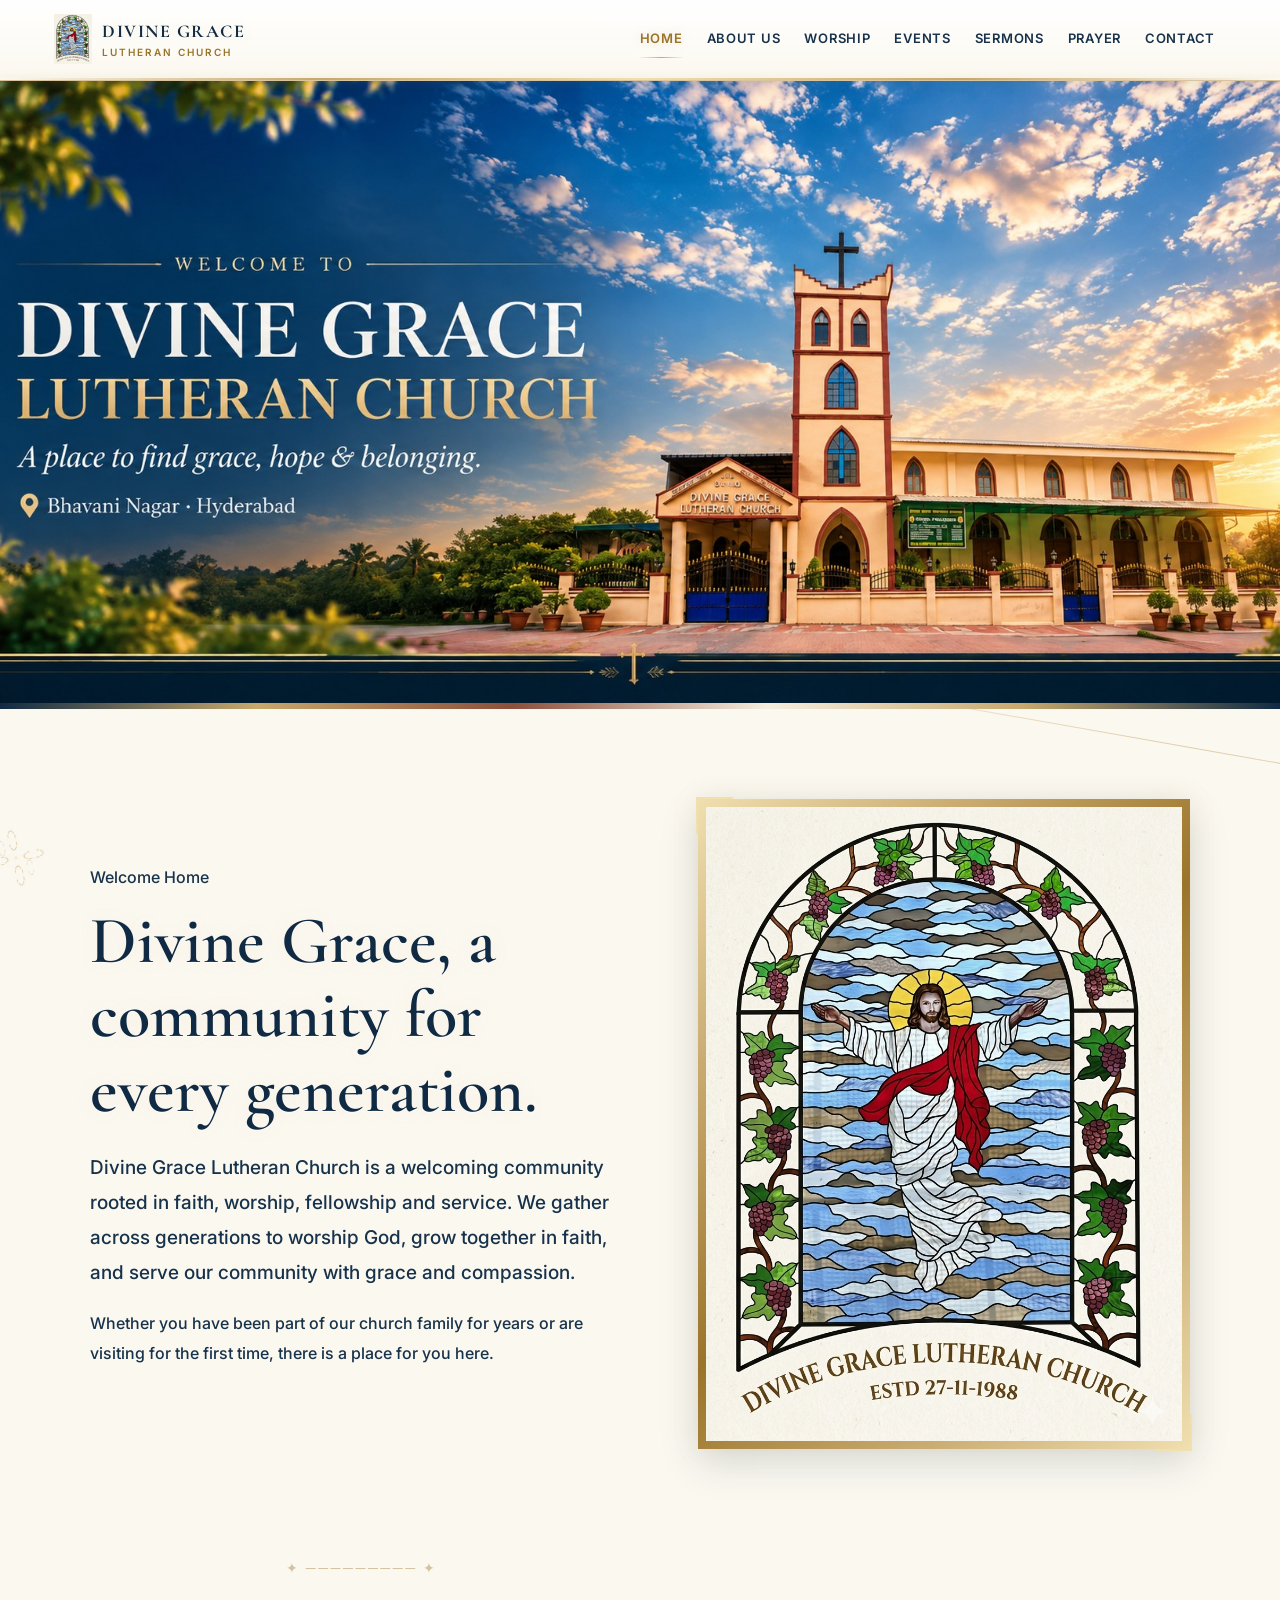
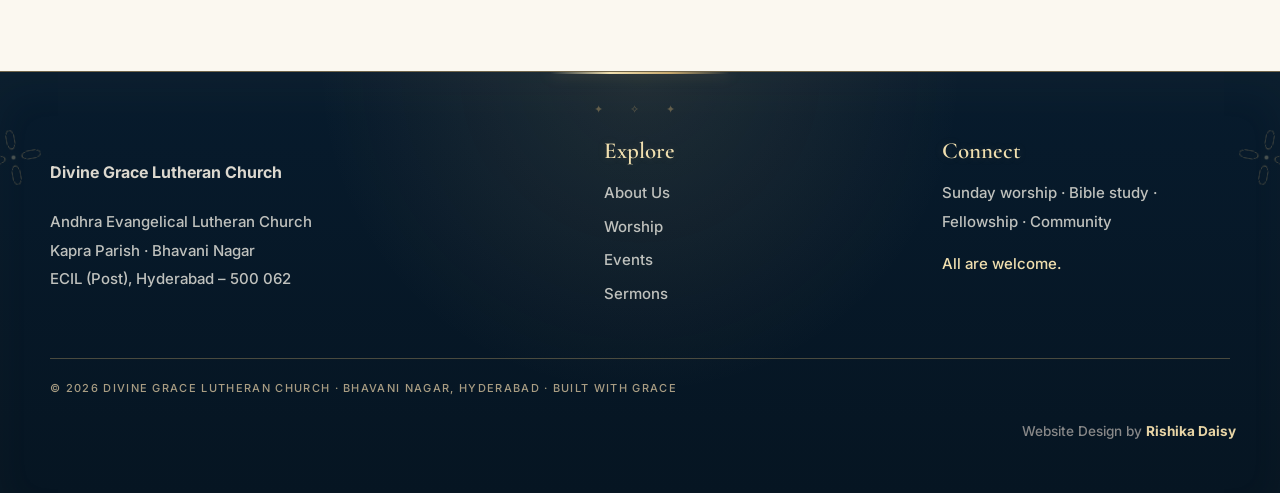
<file: index.html>
<!doctype html>
<html lang="en">

<head>
  <meta charset="utf-8">
  <meta name="viewport" content="width=device-width, initial-scale=1">

  <title>Divine Grace Lutheran Church</title>

  <link rel="stylesheet" href="styles.css">
</head>

<body>

  <!-- HEADER -->

  <header class="site-header">

    <nav class="nav">

      <a class="brand" href="index.html">

        <div class="brand-mark">
          <img src="churchlogo.jpg" alt="Divine Grace Lutheran Church Logo">
        </div>

        <div class="brand-name">
          <strong><B>DIVINE GRACE</B></strong>
          <span>LUTHERAN CHURCH</span>
        </div>

      </a>


      <div class="navlinks">

        <a href="index.html">Home</a>
        <a href="about.html">About Us</a>
        <a href="worship.html">Worship</a>
        <a href="events.html">Events</a>
        <a href="sermons.html">Sermons</a>
        <a href="prayer.html">Prayer</a>
        <a href="contact.html">Contact</a>

      </div>

    </nav>

  </header>


  <!-- MAIN CONTENT -->

  <main>


<style>
    #slideshow {
        width: 100%;
        overflow: hidden;
    }

    #slideshow .slide {
        display: none;
    }

    #slideshow .slide.active {
        display: block;
    }

    #slideshow .slide img {
        display: block;
        max-width: 100%;
        height: auto;
    }
</style>

<section id="slideshow">
    <div class="slide-wrapper">
        <div class="slide active">
            <img src="img1.jpg" alt="Image 1">
        </div>

        <div class="slide">
            <img src="img2.jpg" alt="Image 2">
        </div>
      <div class="slide">
            <img src="img3.jpg" alt="Image 3">
        </div>
        <div class="slide">
            <img src="img4.jpg" alt="Image 4">
        </div>
    </div>
</section>

<script>
    document.addEventListener("DOMContentLoaded", function () {
        const slides = document.querySelectorAll("#slideshow .slide");
        let currentSlide = 0;

        function showNextSlide() {
            slides[currentSlide].classList.remove("active");

            currentSlide = (currentSlide + 1) % slides.length;

            slides[currentSlide].classList.add("active");
        }

        setInterval(showNextSlide, 3000);
    });
</script>

    </section>

    <script>
        let currentSlide = 0;

        const slides = document.querySelectorAll(".slide");

        function showSlide(index) {
            slides.forEach(slide => {
                slide.classList.remove("active");
            });

            slides[index].classList.add("active");
        }

        function slideRight() {
            currentSlide = (currentSlide + 1) % slides.length;
            showSlide(currentSlide);
        }

        function slideLeft() {
            currentSlide =
                (currentSlide - 1 + slides.length) % slides.length;
            showSlide(currentSlide);
        }

        // Automatically change images every 3 seconds
        setInterval(slideRight, 3000);
    </script>

</body>
</html>


    <!-- DECORATIVE BAND -->

    <div class="band"></div>


    <!-- WELCOME SECTION -->

    <section class="section welcome">

      <div class="section-inner split">

        <div>

          <div class="eyebrow">
            Welcome Home
          </div>

          <h2>
            Divine Grace, a community for every generation.
          </h2>

          <p class="lead">
            Divine Grace Lutheran Church is a welcoming community
            rooted in faith, worship, fellowship and service.
            We gather across generations to worship God, grow
            together in faith, and serve our community with grace
            and compassion.
          </p>

          <p>
            Whether you have been part of our church family for
            years or are visiting for the first time, there is a
            place for you here.
          </p>

        </div>


        <div class="photo-frame">

          <img
            src="churchlogo.jpg"
            alt="Divine Grace Lutheran Church"
          >

        </div>

      </div>

    </section>


    <!-- FOOTER -->

    <footer>

      <div class="footer-grid">

        <div>
          <h4>Divine Grace Lutheran Church</h4>
          <p>
            Andhra Evangelical Lutheran Church<br>
            Kapra Parish · Bhavani Nagar<br>
            ECIL (Post), Hyderabad – 500 062
          </p>
        </div>

        <div>
          <h3>Explore</h3>
          <ul>
            <li><a href="about.html">About Us</a></li>
            <li><a href="worship.html">Worship</a></li>
            <li><a href="events.html">Events</a></li>
            <li><a href="sermons.html">Sermons</a></li>
          </ul>
        </div>

        <div>
          <h3>Connect</h3>
          <p>
            Sunday worship · Bible study · Fellowship · Community
          </p>

          <p class="footer-welcome">
            All are welcome.
          </p>
        </div>

      </div>

      <div class="copyright">
        © 2026 Divine Grace Lutheran Church · Bhavani Nagar, Hyderabad · Built with grace
      </div>
       <div class="designer-credit-right">
  Website Design by <a>Rishika Daisy</a>
</div>
    </footer>

  </main>


  <script src="site.js"></script>

</body>

</html>
</file>
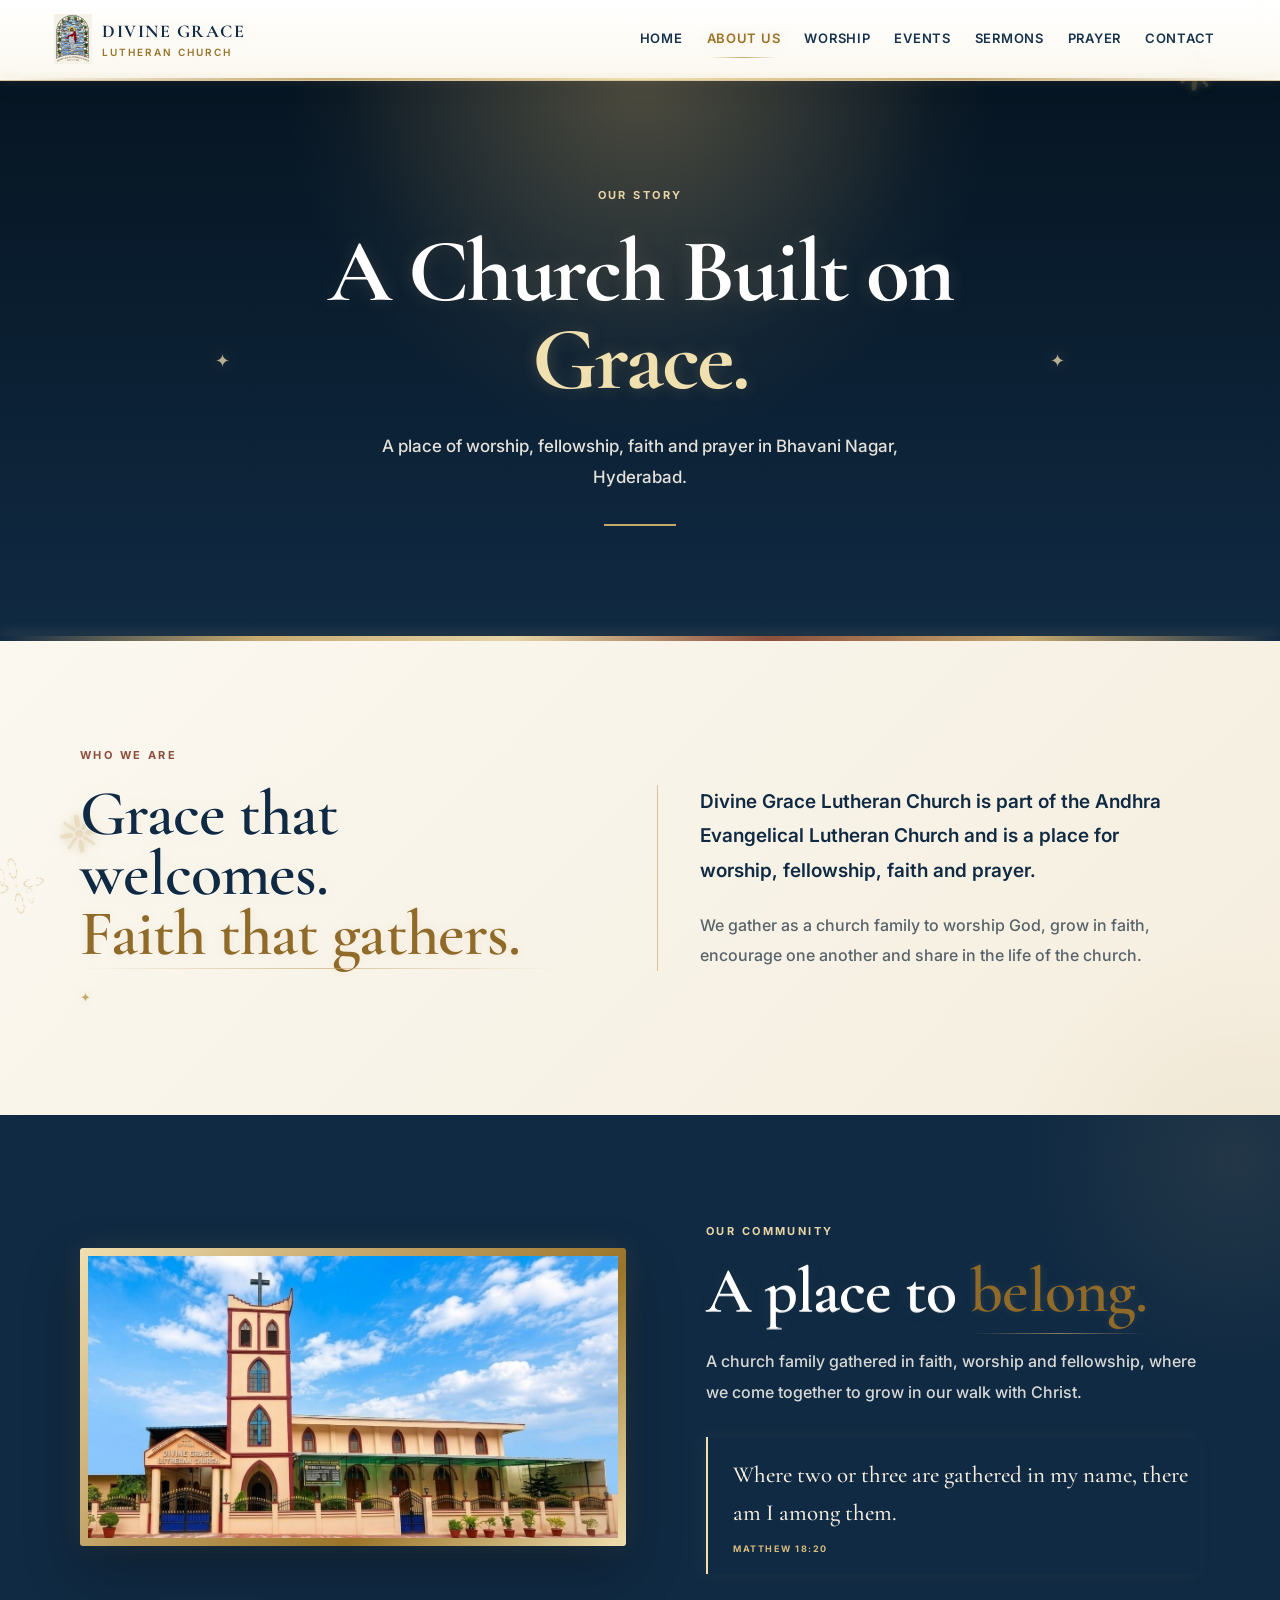
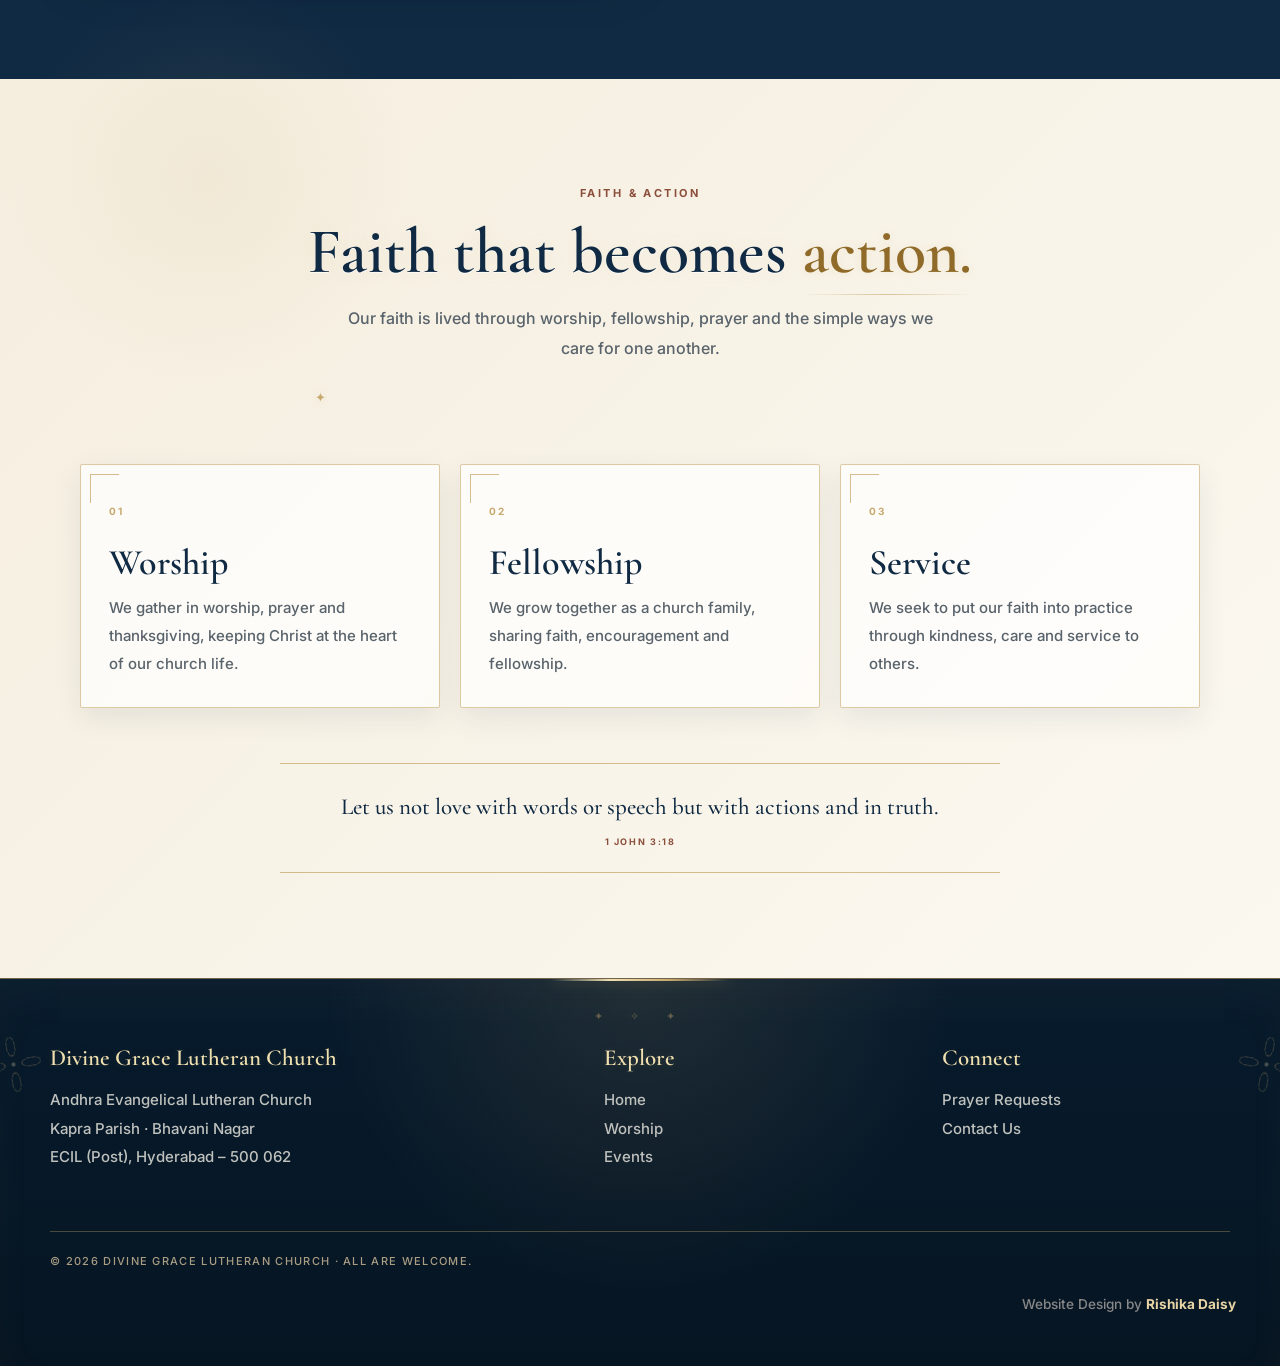
<file: about.html>
<!doctype html>
<html lang="en">
<head>
  <meta charset="utf-8">
  <meta name="viewport" content="width=device-width, initial-scale=1">
  <title>About Us · Divine Grace Lutheran Church</title>
  <link rel="stylesheet" href="styles.css">
</head>

<body>

<header class="site-header">
  <nav class="nav">

    <a class="brand" href="index.html">
      <div class="brand-mark">
        <img src="churchlogo.jpg" alt="Divine Grace Lutheran Church Logo">
      </div>

      <div class="brand-name">
        <strong>DIVINE GRACE</strong>
        <span>LUTHERAN CHURCH</span>
      </div>
    </a>

    <div class="navlinks">
      <a href="index.html">Home</a>
      <a href="about.html" class="active">About Us</a>
      <a href="worship.html">Worship</a>
      <a href="events.html">Events</a>
      <a href="sermons.html">Sermons</a>
      <a href="prayer.html">Prayer</a>
      <a href="contact.html">Contact</a>
    </div>

  </nav>
</header>


<main>

  <!-- HERO -->

  <section class="about2-hero">
    <div class="about2-hero-inner">

      <div class="about2-eyebrow">OUR STORY</div>

      <h1>
        A Church Built on
        <span>Grace.</span>
      </h1>

      <p>
        A place of worship, fellowship, faith and prayer
        in Bhavani Nagar, Hyderabad.
      </p>

      <div class="about2-divider"></div>

    </div>
  </section>


  <!-- WHO WE ARE -->

  <section class="about2-who">
    <div class="about2-container">

      <div class="about2-who-heading">
        <div class="about2-eyebrow-dark">WHO WE ARE</div>

        <h2>
          Grace that welcomes.
          <span>Faith that gathers.</span>
        </h2>
      </div>

      <div class="about2-who-copy">

        <p class="about2-lead">
          Divine Grace Lutheran Church is part of the
          Andhra Evangelical Lutheran Church and is a
          place for worship, fellowship, faith and prayer.
        </p>

        <p>
          We gather as a church family to worship God,
          grow in faith, encourage one another and share
          in the life of the church.
        </p>

      </div>

    </div>
  </section>


  <!-- COMMUNITY -->

  <section class="about2-community">

    <div class="about2-container about2-community-grid">

      <div class="about2-image">

        <div class="about2-image-frame">
          <img
            src="churchpic.jpg"
            alt="Divine Grace Lutheran Church"
          >
        </div>

      </div>


      <div class="about2-community-copy">

        <div class="about2-eyebrow-light">
          OUR COMMUNITY
        </div>

        <h2>
          A place to
          <span>belong.</span>
        </h2>

        <p>
          A church family gathered in faith,
          worship and fellowship, where we
          come together to grow in our walk
          with Christ.
        </p>

        <div class="about2-scripture">

          <div class="about2-scripture-mark">“</div>

          <p>
            Where two or three are gathered
            in my name, there am I among them.
          </p>

          <span>Matthew 18:20</span>

        </div>

      </div>

    </div>

  </section>


  <!-- FAITH & ACTION -->

  <section class="about2-faith">

    <div class="about2-container">

      <div class="about2-faith-heading">

        <div class="about2-eyebrow-dark">
          FAITH &amp; ACTION
        </div>

        <h2>
          Faith that becomes
          <span>action.</span>
        </h2>

        <p>
          Our faith is lived through worship,
          fellowship, prayer and the simple
          ways we care for one another.
        </p>

      </div>


      <div class="about2-values">

        <div class="about2-value">

          <span>01</span>

          <h3>Worship</h3>

          <p>
            We gather in worship, prayer and
            thanksgiving, keeping Christ at
            the heart of our church life.
          </p>

        </div>


        <div class="about2-value">

          <span>02</span>

          <h3>Fellowship</h3>

          <p>
            We grow together as a church family,
            sharing faith, encouragement
            and fellowship.
          </p>

        </div>


        <div class="about2-value">

          <span>03</span>

          <h3>Service</h3>

          <p>
            We seek to put our faith into practice
            through kindness, care and service
            to others.
          </p>

        </div>

      </div>


      <div class="about2-faith-verse">

        <p>
          Let us not love with words or speech
          but with actions and in truth.
        </p>

        <span>1 John 3:18</span>

      </div>

    </div>

  </section>

</main>


<!-- FOOTER -->

<footer>

  <div class="footer-grid">

    <div>
      <h3>Divine Grace Lutheran Church</h3>

      <p>
        Andhra Evangelical Lutheran Church<br>
        Kapra Parish · Bhavani Nagar<br>
        ECIL (Post), Hyderabad – 500 062
      </p>
    </div>

    <div>
      <h3>Explore</h3>

      <p>
        <a href="index.html">Home</a><br>
        <a href="worship.html">Worship</a><br>
        <a href="events.html">Events</a>
      </p>
    </div>

    <div>
      <h3>Connect</h3>

      <p>
        <a href="prayer.html">Prayer Requests</a><br>
        <a href="contact.html">Contact Us</a>
      </p>
    </div>

  </div>

  <div class="copyright">
    © 2026 Divine Grace Lutheran Church · All are welcome.
  </div>
 <div class="designer-credit-right">
  Website Design by <a>Rishika Daisy</a>
</div>
</footer>

<script src="site.js"></script>

</body>
</html>
</file>
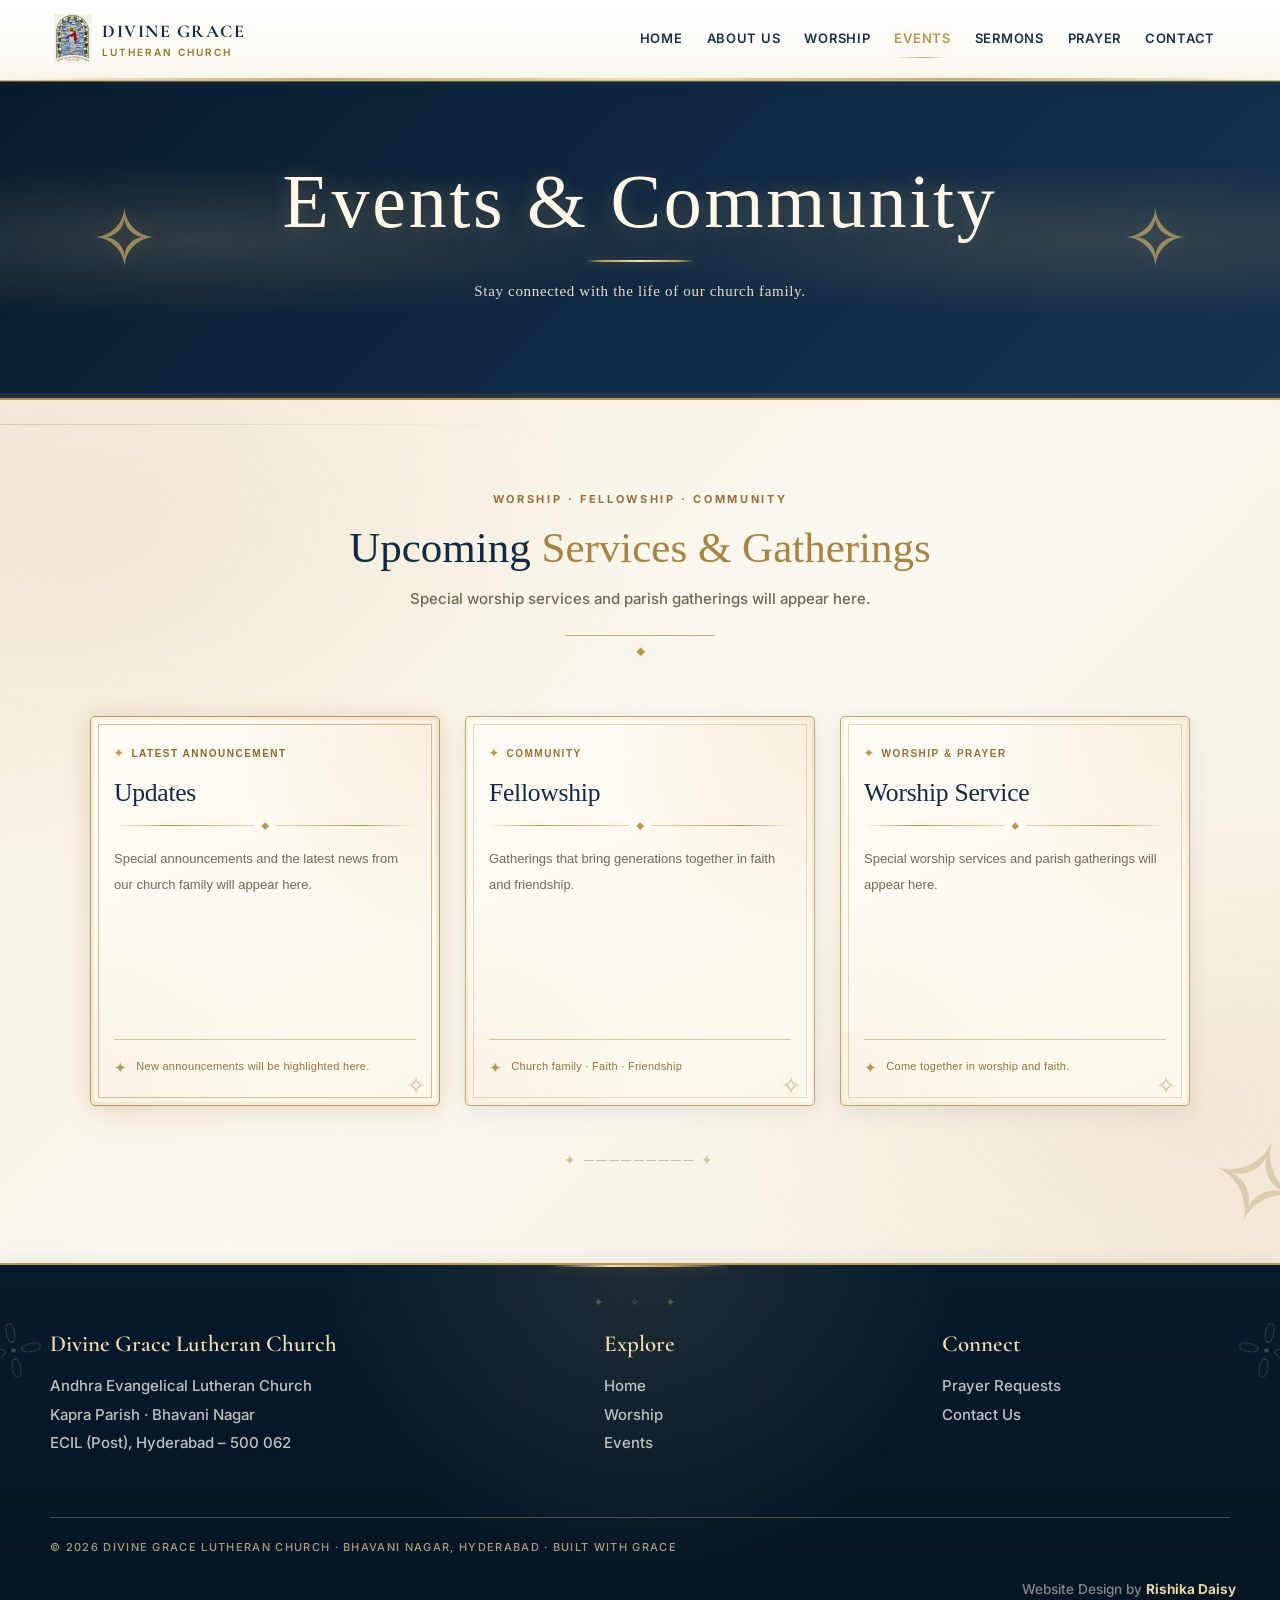
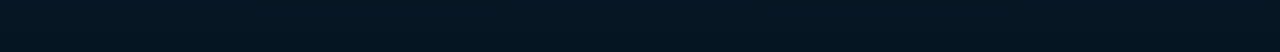
<file: events.html>
<!doctype html>
<html lang="en">
<head>
<meta charset="utf-8">
<meta name="viewport" content="width=device-width, initial-scale=1">
<title>Events · Divine Grace Lutheran Church</title>
<link rel="stylesheet" href="styles.css">

<style>
/* ==========================================
   DIVINE GRACE — EVENTS PAGE
   CHAMPAGNE CREAM · FAITH NAVY · GOLD
   ========================================== */

.events-page {
  position: relative;
  overflow: hidden;
  isolation: isolate;
  background:
    radial-gradient(ellipse at 8% 15%, rgba(199,168,109,.13), transparent 32%),
    radial-gradient(ellipse at 92% 82%, rgba(199,168,109,.12), transparent 30%),
    linear-gradient(135deg, #F5EEDF, #FBF8F0 50%, #F5EEDF);
}

.events-page::before,
.events-page::after {
  content: "✧";
  position: absolute;
  z-index: -1;
  color: rgba(167,131,69,.28);
  font-size: 120px;
  line-height: 1;
  pointer-events: none;
}

.events-page::before {
  top: 24px;
  left: -32px;
}

.events-page::after {
  right: -28px;
  bottom: 20px;
  transform: rotate(20deg);
}

/* ==========================================
   NAVIGATION — GOLD ACCENTS + CHURCH LOGO
   ========================================== */

.site-header {
  border-bottom: 1px solid rgba(199,168,109,.75);
  box-shadow: 0 3px 15px rgba(16,42,67,.08);
}

.brand-mark {
  width: 48px;
  height: 48px;
  flex-shrink: 0;
  display: flex;
  align-items: center;
  justify-content: center;
  color: #C7A86D;
  background: transparent;
  box-shadow: none;
  overflow: hidden;
}

.brand-mark img {
  display: block;
  width: 100%;
  height: 100%;
  object-fit: contain;
  border: none;
  border-radius: 0;
}

.brand-name strong {
  letter-spacing: .1em;
}

.navlinks a {
  transition: color .25s ease, background .25s ease;
}

.navlinks a:hover,
.navlinks a.active {
  color: #B99554;
}

.navlinks a.active {
  text-shadow: 0 0 12px rgba(199,168,109,.18);
}

/* ==========================================
   PAGE HERO
   ========================================== */

.page-hero {
  position: relative;
  overflow: hidden;
  isolation: isolate;
  text-align: center;
  background:
    radial-gradient(ellipse at 15% 50%, rgba(199,168,109,.20), transparent 35%),
    radial-gradient(ellipse at 85% 50%, rgba(199,168,109,.17), transparent 35%),
    linear-gradient(135deg, #071B2D, #102A43 55%, #17324B);
  border-top: 1px solid rgba(199,168,109,.38);
  border-bottom: 2px solid #B99554;
  box-shadow:
    inset 0 -5px 0 rgba(199,168,109,.10),
    0 5px 20px rgba(16,42,67,.12);
}

.page-hero::before,
.page-hero::after {
  content: "✧";
  position: absolute;
  top: 50%;
  color: rgba(199,168,109,.70);
  font-family: Georgia, "Times New Roman", serif;
  font-size: 82px;
  line-height: 1;
  pointer-events: none;
  transform: translateY(-50%);
  text-shadow: 0 0 20px rgba(199,168,109,.20);
}

.page-hero::before {
  left: max(5%, calc((100% - 1100px) / 2));
}

.page-hero::after {
  right: max(5%, calc((100% - 1100px) / 2));
}

.page-hero h1 {
  position: relative;
  z-index: 1;
  color: #FFF8E9;
  font-family: Georgia, "Times New Roman", serif;
  font-weight: 400;
  letter-spacing: .035em;
  text-shadow: 0 2px 18px rgba(199,168,109,.28);
}

.page-hero h1::after {
  content: "";
  display: block;
  width: 110px;
  height: 2px;
  margin: 16px auto 0;
  background: linear-gradient(
    90deg,
    transparent,
    #B99554 15%,
    #F5E3B9 50%,
    #B99554 85%,
    transparent
  );
  box-shadow: 0 0 10px rgba(199,168,109,.28);
}

.page-hero p {
  position: relative;
  z-index: 1;
  color: #E8DDC7;
  font-family: Georgia, "Times New Roman", serif;
  font-size: 15px;
  font-weight: 400;
  letter-spacing: .045em;
  line-height: 1.9;
}

@media (max-width: 540px) {
  .page-hero::before {
    left: 8px;
    font-size: 42px;
  }

  .page-hero::after {
    right: 8px;
    font-size: 42px;
  }

  .page-hero h1 {
    font-size: clamp(27px, 7vw, 36px);
  }

  .page-hero p {
    padding-left: 18px;
    padding-right: 18px;
    font-size: 13px;
  }
}

/* ==========================================
   SECTION HEADING
   ========================================== */

.events-heading {
  position: relative;
  text-align: center;
  max-width: 760px;
  margin: 0 auto 38px;
  padding-bottom: 22px;
}

.events-heading::after {
  content: "◆";
  display: block;
  width: 150px;
  margin: 21px auto 0;
  padding-top: 11px;
  border-top: 1px solid rgba(167,131,69,.65);
  color: #B99554;
  font-size: 9px;
  line-height: 1;
  text-shadow: 0 0 9px rgba(199,168,109,.25);
}

.events-heading .eyebrow {
  color: #98713A;
  letter-spacing: .24em;
  font-size: 11px;
  font-weight: 700;
  text-transform: uppercase;
}

.events-heading h2 {
  color: #102A43;
  font-family: Georgia, "Times New Roman", serif;
  font-size: clamp(30px, 4vw, 43px);
  line-height: 1.2;
  font-weight: 400;
  margin: 12px 0;
  text-shadow: 0 1px 0 rgba(199,168,109,.12);
}

.events-heading h2 span {
  color: #A78345;
  font-style: normal;
}

.events-heading p {
  color: #716858;
  font-size: 15px;
  line-height: 1.9;
  margin: 0 auto;
  max-width: 570px;
}

/* ==========================================
   EVENT CARDS
   ========================================== */

.events-cards {
  display: grid;
  grid-template-columns: repeat(3, minmax(0, 1fr));
  align-items: stretch;
  gap: 25px;
  max-width: 1120px;
  margin: 0 auto;
}

.event-tile {
  --event-gold: #C7A86D;

  position: relative;
  isolation: isolate;
  display: flex;
  flex-direction: column;
  min-width: 0;
  min-height: 390px;
  padding: 25px 23px 27px;
  overflow: hidden;

  background:
    radial-gradient(ellipse at 100% 0%, rgba(199,168,109,.15), transparent 42%),
    radial-gradient(ellipse at 0% 100%, rgba(199,168,109,.08), transparent 35%),
    linear-gradient(155deg, #FFFCF5 0%, #FDF8ED 100%);

  border: 1px solid rgba(167,131,69,.72);
  border-radius: 5px;

  box-shadow:
    0 8px 25px rgba(16,42,67,.07),
    0 0 12px rgba(199,168,109,.07),
    inset 0 0 0 3px rgba(199,168,109,.09);

  transition:
    transform .3s ease,
    box-shadow .3s ease,
    border-color .3s ease;
}

.event-tile::before {
  content: "";
  position: absolute;
  inset: 7px;
  border: 1px solid rgba(199,168,109,.45);
  pointer-events: none;
  z-index: -1;
}

.event-tile::after {
  content: "✧";
  position: absolute;
  right: 13px;
  bottom: 7px;
  color: rgba(167,131,69,.48);
  font-size: 24px;
  line-height: 1;
  pointer-events: none;
  text-shadow: 0 0 10px rgba(199,168,109,.18);
}

.event-tile:hover {
  transform: translateY(-5px);
  border-color: #B99554;
  box-shadow:
    0 13px 34px rgba(16,42,67,.10),
    0 0 23px rgba(199,168,109,.22),
    inset 0 0 0 3px rgba(199,168,109,.16);
}

/* Latest announcement card */

.event-tile.is-latest {
  border: 1px solid #B99554;
  box-shadow:
    0 8px 28px rgba(167,131,69,.16),
    0 0 20px rgba(199,168,109,.18),
    inset 0 0 0 3px rgba(199,168,109,.17);
}

.event-tile.is-latest::before {
  border-color: rgba(185,149,84,.62);
}

.event-tile.is-latest:hover {
  box-shadow:
    0 14px 36px rgba(167,131,69,.21),
    0 0 28px rgba(199,168,109,.27),
    inset 0 0 0 3px rgba(199,168,109,.22);
}

.event-tile.is-latest .event-divider {
  background: linear-gradient(
    90deg,
    transparent,
    #B99554 18%,
    #F0DDB2 50%,
    #B99554 82%,
    transparent
  );
}

/* Event category */

.event-tile-top {
  display: flex;
  align-items: flex-start;
  justify-content: space-between;
  gap: 12px;
  min-height: 0;
}

.event-category {
  display: inline-flex;
  align-items: center;
  gap: 7px;
  margin: 2px 0 0;
  color: #98713A;
  font-family: Arial, sans-serif;
  font-size: 10px;
  font-weight: 700;
  line-height: 1.7;
  letter-spacing: .15em;
  text-transform: uppercase;
}

.event-category::before {
  content: "✦";
  color: #B99554;
  font-size: 11px;
  text-shadow: 0 0 7px rgba(199,168,109,.35);
}

.event-tile.is-latest .event-category {
  color: #8C672E;
}

/* Event title */

.event-title {
  color: #102A43;
  font-family: Georgia, "Times New Roman", serif;
  font-size: clamp(21px, 2vw, 26px);
  font-weight: 400;
  line-height: 1.35;
  margin: 13px 0 15px;
  letter-spacing: -.01em;
}

/* Gold divider */

.event-divider {
  position: relative;
  width: 100%;
  height: 1px;
  flex-shrink: 0;
  margin: 0 0 20px;
  background: linear-gradient(
    90deg,
    transparent,
    #B99554 16%,
    #F0DDB2 50%,
    #B99554 84%,
    transparent
  );
  box-shadow: 0 0 7px rgba(199,168,109,.20);
}

.event-divider::after {
  content: "◆";
  position: absolute;
  top: 50%;
  left: 50%;
  padding: 0 7px;
  color: #B99554;
  font-size: 8px;
  line-height: 1;
  background: #FFFCF5;
  transform: translate(-50%, -50%);
}

/* Event description */

.event-description {
  color: #716858;
  font-family: Arial, sans-serif;
  font-size: 13px;
  line-height: 1.95;
  margin: 0 0 22px;
}

.event-meta {
  display: flex;
  align-items: flex-start;
  gap: 9px;
  margin-top: auto;
  padding-top: 17px;
  border-top: 1px solid rgba(185,149,84,.50);
  color: #98713A;
  font-family: Arial, sans-serif;
  font-size: 11px;
  line-height: 1.7;
  letter-spacing: .025em;
}

.event-meta-icon {
  flex: 0 0 auto;
  color: #B99554;
  font-size: 15px;
  line-height: 1.4;
  text-shadow: 0 0 8px rgba(199,168,109,.25);
}

/* Gentle gold glimmer */

.event-tile.is-latest .event-glimmer {
  position: absolute;
  top: 0;
  left: -80%;
  width: 45%;
  height: 100%;
  background: linear-gradient(
    100deg,
    transparent,
    rgba(255,255,255,.40),
    rgba(231,207,153,.20),
    transparent
  );
  transform: skewX(-18deg);
  pointer-events: none;
  animation: eventGlimmer 8s ease-in-out infinite;
  z-index: -1;
}

@keyframes eventGlimmer {
  0%, 72%, 100% { left: -80%; }
  88% { left: 145%; }
}

/* ==========================================
   FOOTER
   ========================================== */

footer {
  border-top: 2px solid #B99554;
  box-shadow: 0 -4px 18px rgba(16,42,67,.06);
}

footer h3 {
  text-shadow: 0 0 12px rgba(199,168,109,.10);
}

footer a {
  transition: color .25s ease;
}

footer a:hover {
  color: #C7A86D;
}

.footer-bottom {
  border-top-color: rgba(199,168,109,.35);
}

/* Accessibility */

@media (prefers-reduced-motion: reduce) {
  .event-tile,
  .event-tile.is-latest .event-glimmer {
    animation: none !important;
    transition: none !important;
  }
}

/* ==========================================
   TABLET
   ========================================== */

@media (max-width: 800px) {
  .events-cards {
    grid-template-columns: repeat(2, minmax(0, 1fr));
    gap: 18px;
  }

  .event-tile {
    min-height: 360px;
    padding: 22px 19px 24px;
  }
}

/* ==========================================
   MOBILE
   ========================================== */

@media (max-width: 540px) {
  .events-heading {
    margin-bottom: 26px;
  }

  .events-cards {
    grid-template-columns: 1fr;
    gap: 18px;
    max-width: 390px;
  }

  .event-tile {
    min-height: 320px;
    padding: 25px 23px 26px;
  }

  .event-tile-top {
    min-height: 0;
  }

  .event-title {
    font-size: 25px;
  }

  .event-description {
    font-size: 13px;
  }
}
</style>
</head>

<body>

<header class="site-header">
  <nav class="nav">

    <!-- CHURCH LOGO -->
    <a class="brand" href="index.html">
      <div class="brand-mark">
        <img src="churchlogo.jpg"
             alt="Divine Grace Lutheran Church Logo">
      </div>

      <div class="brand-name">
        <strong>DIVINE GRACE</strong>
        <span>LUTHERAN CHURCH</span>
      </div>
    </a>

    <div class="navlinks">
      <a href="index.html">Home</a>
      <a href="about.html">About Us</a>
      <a href="worship.html">Worship</a>
      <a href="events.html" class="active">Events</a>
      <a href="sermons.html">Sermons</a>
      <a href="prayer.html">Prayer</a>
      <a href="contact.html">Contact</a>
    </div>

  </nav>
</header>

<main>

  <section class="page-hero">
    <h1>Events &amp; Community</h1>
    <p>Stay connected with the life of our church family.</p>
  </section>

  <section class="section events-page">
    <div class="section-inner">

      <div class="events-heading">
        <div class="eyebrow">WORSHIP · FELLOWSHIP · COMMUNITY</div>
        <h2>Upcoming <span>Services &amp; Gatherings</span></h2>
        <p>Special worship services and parish gatherings will appear here.</p>
      </div>

      <div class="events-cards">

        <!-- LATEST ANNOUNCEMENT -->
        <article class="event-tile is-latest">
          <div class="event-glimmer"></div>

          <div class="event-tile-top">
            <div class="event-category">Latest Announcement</div>
          </div>

          <h3 class="event-title">Updates</h3>
          <div class="event-divider"></div>

          <p class="event-description">
            Special announcements and the latest news from our church family will appear here.
          </p>

          <div class="event-meta">
            <span class="event-meta-icon" aria-hidden="true">✦</span>
            <span>New announcements will be highlighted here.</span>
          </div>
        </article>

        <!-- FELLOWSHIP -->
        <article class="event-tile">
          <div class="event-tile-top">
            <div class="event-category">Community</div>
          </div>

          <h3 class="event-title">Fellowship</h3>
          <div class="event-divider"></div>

          <p class="event-description">
            Gatherings that bring generations together in faith and friendship.
          </p>

          <div class="event-meta">
            <span class="event-meta-icon" aria-hidden="true">✦</span>
            <span>Church family · Faith · Friendship</span>
          </div>
        </article>

        <!-- WORSHIP SERVICE -->
        <article class="event-tile">
          <div class="event-tile-top">
            <div class="event-category">Worship &amp; Prayer</div>
          </div>

          <h3 class="event-title">Worship Service</h3>
          <div class="event-divider"></div>

          <p class="event-description">
            Special worship services and parish gatherings will appear here.
          </p>

          <div class="event-meta">
            <span class="event-meta-icon" aria-hidden="true">✦</span>
            <span>Come together in worship and faith.</span>
          </div>
        </article>

      </div>
    </div>
  </section>

</main>

<footer>
  <div class="footer-grid">

    <div>
      <h3>Divine Grace Lutheran Church</h3>
      <p>
        Andhra Evangelical Lutheran Church<br>
        Kapra Parish · Bhavani Nagar<br>
        ECIL (Post), Hyderabad – 500 062
      </p>
    </div>

    <div>
      <h3>Explore</h3>
      <p>
        <a href="index.html">Home</a><br>
        <a href="worship.html">Worship</a><br>
        <a href="events.html">Events</a>
      </p>
    </div>

    <div>
      <h3>Connect</h3>
      <p>
        <a href="prayer.html">Prayer Requests</a><br>
        <a href="contact.html">Contact Us</a>
      </p>
    </div>

  </div>

   <div class="copyright">
        © 2026 Divine Grace Lutheran Church · Bhavani Nagar, Hyderabad · Built with grace
      </div>
   <div class="designer-credit-right">
  Website Design by <a>Rishika Daisy</a>
</div>
</footer>

<script src="site.js"></script>
</body>
</html>
</file>
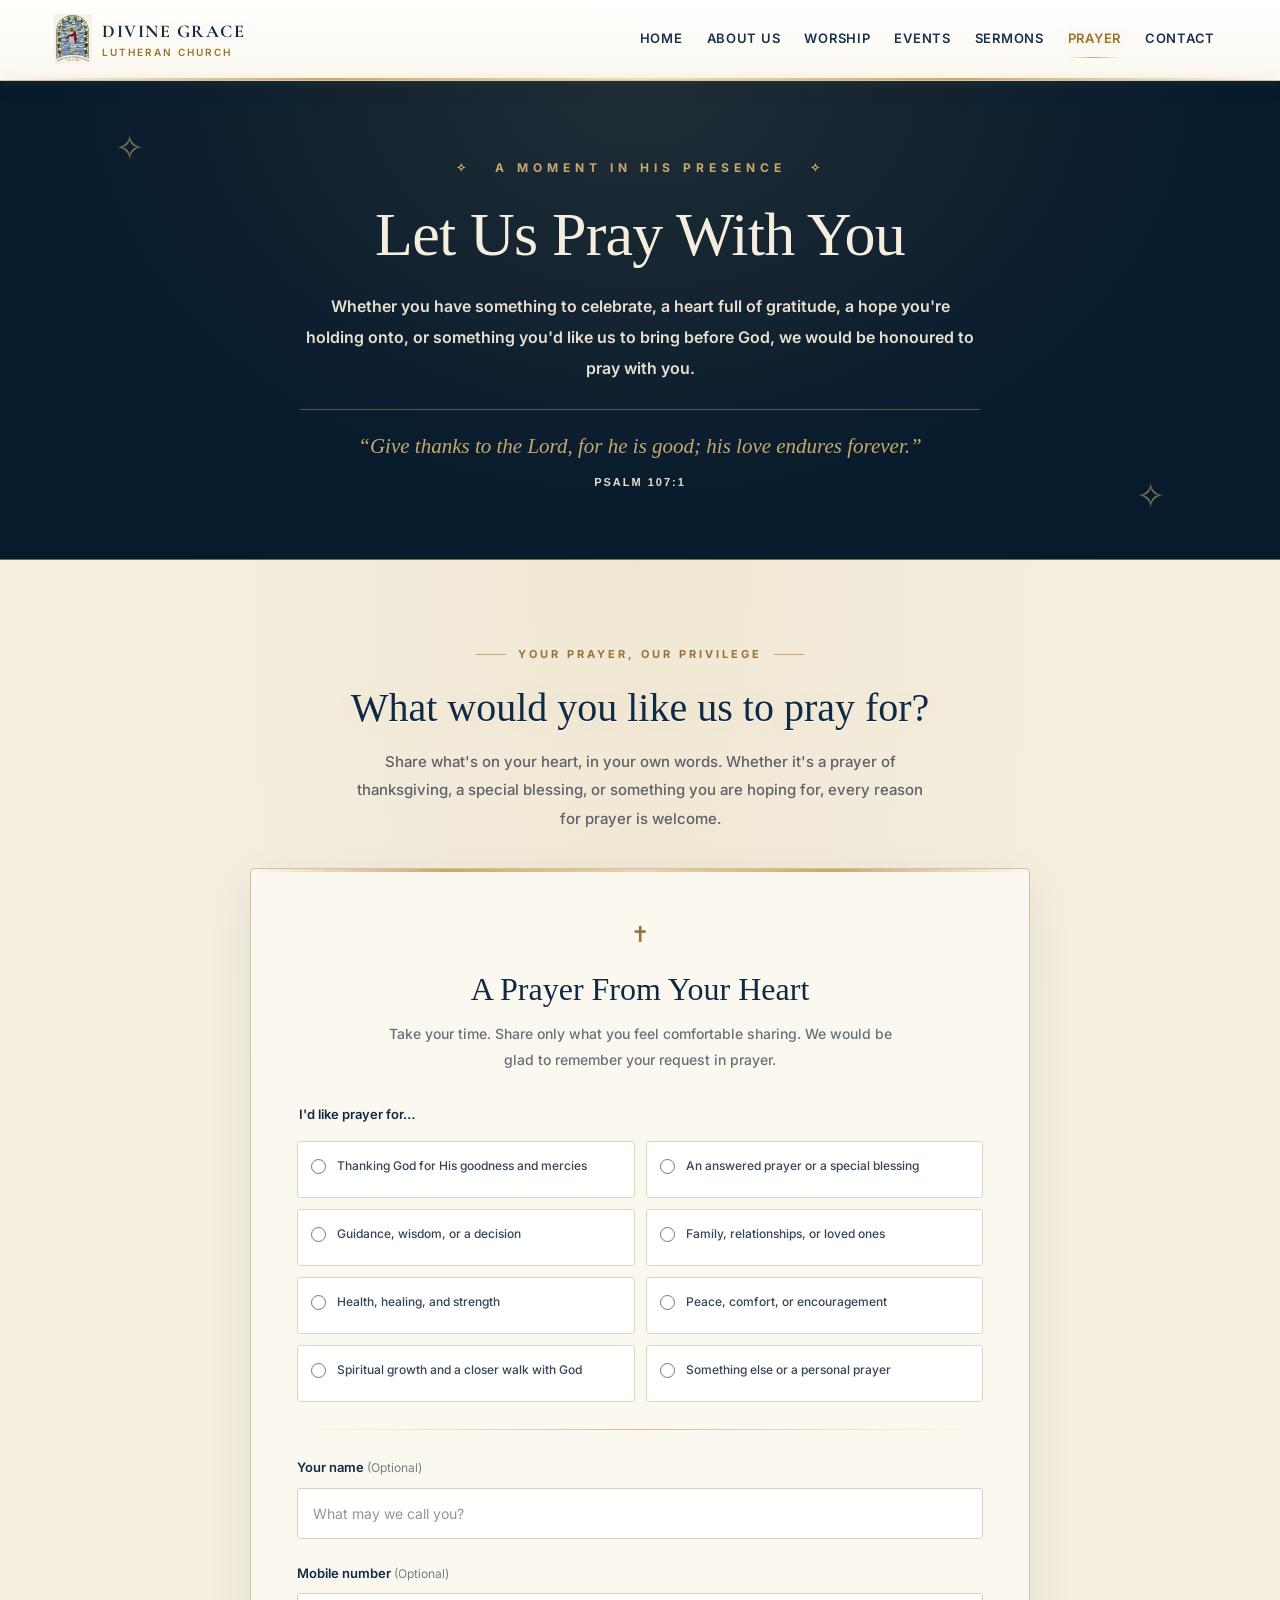
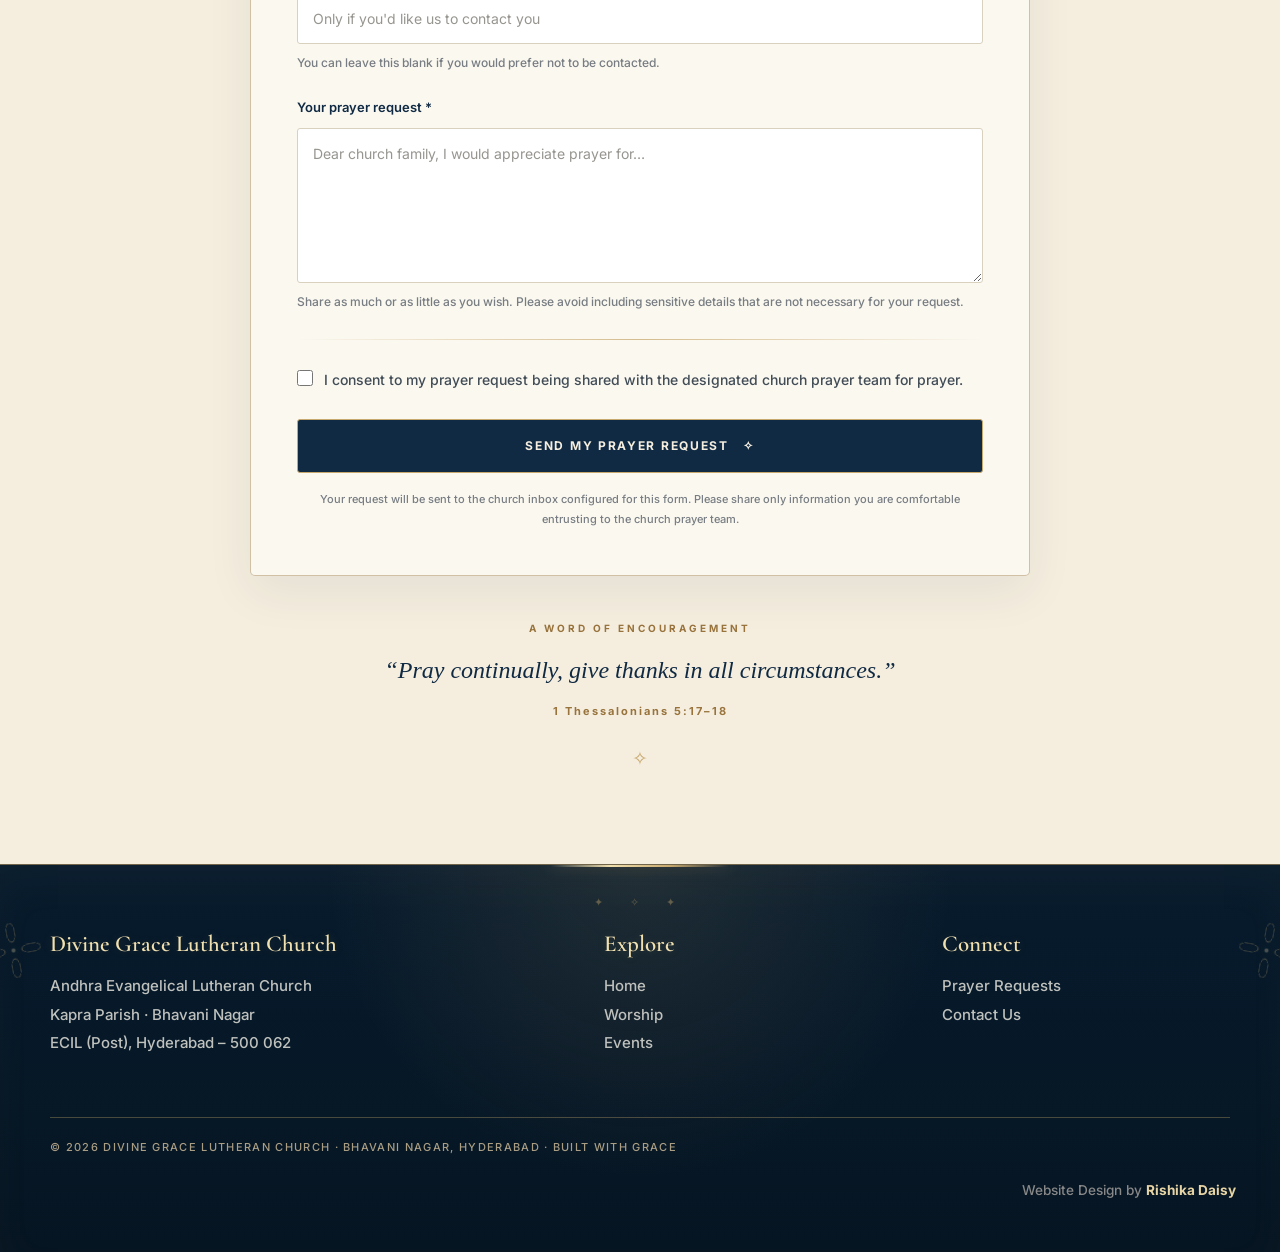
<file: prayer.html>
<!doctype html>
<html lang="en">

<head>
    <meta charset="utf-8">
    <meta name="viewport" content="width=device-width, initial-scale=1">

    <title>Prayer · Divine Grace Lutheran Church</title>

    <link rel="stylesheet" href="styles.css">

    <style>
        /* =========================================
           PRAYER PAGE — PAGE-SPECIFIC DESIGN
           Existing header, footer and background
           styling are preserved.
        ========================================= */

        .prayer-page {
            --prayer-navy: #102A43;
            --prayer-navy-deep: #071B2D;
            --prayer-gold: #C7A86D;
            --prayer-gold-dark: #98733C;
            --prayer-cream: #F5EEDF;
            --prayer-white: #FBF8F0;
            --prayer-muted: #68717A;

            color: var(--prayer-navy);
        }

        .prayer-page *,
        .prayer-page *::before,
        .prayer-page *::after {
            box-sizing: border-box;
        }

        /* Hero */

        .prayer-hero {
            position: relative;
            overflow: hidden;
            padding: 76px 24px 68px;
            text-align: center;
            background:
                radial-gradient(
                    ellipse at 50% 0%,
                    rgba(199, 168, 109, 0.13),
                    transparent 65%
                ),
                var(--prayer-navy-deep);
            border-bottom: 1px solid rgba(199, 168, 109, 0.55);
        }

        .prayer-hero::before,
        .prayer-hero::after {
            content: "✧";
            position: absolute;
            color: var(--prayer-gold);
            font-size: 35px;
            opacity: 0.55;
            pointer-events: none;
        }

        .prayer-hero::before {
            top: 35px;
            left: 9%;
        }

        .prayer-hero::after {
            right: 9%;
            bottom: 32px;
        }

        .prayer-ornament {
            margin: 0 0 20px;
            color: var(--prayer-gold);
            font-size: 12px;
            letter-spacing: 5px;
        }

        .prayer-hero h1 {
            max-width: 850px;
            margin: 0 auto 20px;
            color: var(--prayer-cream);
            font-family: Georgia, "Times New Roman", serif;
            font-size: clamp(36px, 5.5vw, 62px);
            font-weight: 400;
            line-height: 1.16;
            letter-spacing: -0.8px;
            text-wrap: balance;
        }

        .prayer-hero .prayer-subtitle {
            max-width: 680px;
            margin: 0 auto 25px;
            color: #E8DFCE;
            font-size: 16px;
            line-height: 1.95;
        }

        .prayer-hero .prayer-verse {
            max-width: 680px;
            margin: 0 auto;
            padding: 19px 12px 0;
            border-top: 1px solid rgba(199, 168, 109, 0.42);
            color: var(--prayer-gold);
            font-family: Georgia, "Times New Roman", serif;
            font-size: clamp(17px, 2.4vw, 21px);
            font-style: italic;
            font-weight: 400;
            line-height: 1.7;
        }

        .prayer-hero .prayer-reference {
            display: block;
            margin-top: 8px;
            color: #E8DFCE;
            font-family: Arial, sans-serif;
            font-size: 11px;
            font-style: normal;
            letter-spacing: 2px;
            text-transform: uppercase;
        }

        /* Main section */

        .prayer-section {
            padding: 75px 22px 88px;
            background:
                radial-gradient(
                    ellipse at 50% 0%,
                    rgba(199, 168, 109, 0.10),
                    transparent 48%
                ),
                var(--prayer-cream);
        }

        .prayer-container {
            width: 100%;
            max-width: 780px;
            margin: 0 auto;
        }

        .prayer-intro {
            margin-bottom: 35px;
            text-align: center;
        }

        .prayer-eyebrow {
            display: inline-flex;
            align-items: center;
            justify-content: center;
            gap: 12px;
            margin-bottom: 17px;
            color: var(--prayer-gold-dark);
            font-size: 11px;
            font-weight: 700;
            letter-spacing: 3px;
            line-height: 1.8;
            text-transform: uppercase;
        }

        .prayer-eyebrow::before,
        .prayer-eyebrow::after {
            content: "";
            display: block;
            width: 30px;
            height: 1px;
            background: var(--prayer-gold);
        }

        .prayer-intro h2 {
            margin: 0 0 14px;
            color: var(--prayer-navy);
            font-family: Georgia, "Times New Roman", serif;
            font-size: clamp(29px, 4vw, 40px);
            font-weight: 400;
            line-height: 1.3;
        }

        .prayer-intro p {
            max-width: 590px;
            margin: 0 auto;
            color: #5D6269;
            font-size: 15px;
            line-height: 1.9;
        }

        /* Form card */

        .prayer-card {
            position: relative;
            padding: clamp(24px, 5vw, 46px);
            overflow: hidden;
            background: var(--prayer-white);
            border: 1px solid rgba(152, 115, 60, 0.42);
            border-radius: 5px;
            box-shadow: 0 16px 48px rgba(16, 42, 67, 0.07);
        }

        .prayer-card::before {
            content: "";
            position: absolute;
            top: 0;
            left: 0;
            right: 0;
            height: 3px;
            background: linear-gradient(
                90deg,
                transparent,
                var(--prayer-gold),
                #E8D6AD,
                var(--prayer-gold),
                transparent
            );
        }

        .prayer-card-heading {
            margin-bottom: 31px;
            text-align: center;
        }

        .prayer-card-heading .small-cross {
            display: block;
            margin-bottom: 13px;
            color: var(--prayer-gold-dark);
            font-size: 22px;
        }

        .prayer-card-heading h3 {
            margin: 0 0 10px;
            color: var(--prayer-navy);
            font-family: Georgia, "Times New Roman", serif;
            font-size: clamp(25px, 3.6vw, 32px);
            font-weight: 400;
            line-height: 1.35;
        }

        .prayer-card-heading p {
            max-width: 510px;
            margin: 0 auto;
            color: var(--prayer-muted);
            font-size: 14px;
            line-height: 1.85;
        }

        .prayer-divider {
            height: 1px;
            margin: 27px 0;
            background: linear-gradient(
                90deg,
                transparent,
                rgba(199, 168, 109, 0.75),
                transparent
            );
        }

        /* Labels and fields */

        .prayer-form .field {
            margin-bottom: 24px;
        }

        .prayer-form label,
        .prayer-form legend {
            display: block;
            margin-bottom: 10px;
            color: var(--prayer-navy);
            font-size: 13px;
            font-weight: 600;
            line-height: 1.6;
        }

        .prayer-form .optional {
            color: #777D82;
            font-size: 12px;
            font-weight: 400;
        }

        .prayer-form input[type="text"],
        .prayer-form input[type="tel"],
        .prayer-form textarea,
        .prayer-form select {
            display: block;
            width: 100%;
            min-height: 49px;
            padding: 13px 15px;
            color: var(--prayer-navy);
            background: #FFFFFF;
            border: 1px solid #D9D0BE;
            border-radius: 3px;
            outline: none;
            font-family: inherit;
            font-size: 14px;
            line-height: 1.65;
            transition:
                border-color 0.2s ease,
                box-shadow 0.2s ease;
        }

        .prayer-form textarea {
            min-height: 155px;
            resize: vertical;
        }

        .prayer-form input::placeholder,
        .prayer-form textarea::placeholder {
            color: #97958F;
            opacity: 1;
        }

        .prayer-form input:focus,
        .prayer-form textarea:focus,
        .prayer-form select:focus {
            border-color: var(--prayer-gold-dark);
            box-shadow: 0 0 0 3px rgba(199, 168, 109, 0.16);
        }

        .prayer-form .field-help {
            margin: 8px 0 0;
            color: #777D82;
            font-size: 12px;
            line-height: 1.75;
        }

        /* Prayer intention choices */

        .prayer-form fieldset {
            min-width: 0;
            margin: 0;
            padding: 0;
            border: 0;
        }

        .prayer-form legend {
            margin-bottom: 16px;
        }

        .prayer-options {
            display: grid;
            grid-template-columns: repeat(2, minmax(0, 1fr));
            gap: 11px;
        }

        .prayer-option {
            display: flex !important;
            align-items: flex-start;
            gap: 11px;
            min-height: 57px;
            margin: 0 !important;
            padding: 14px 13px;
            background: #FFFFFF;
            border: 1px solid #DED5C4;
            border-radius: 3px;
            cursor: pointer;
            transition:
                background 0.2s ease,
                border-color 0.2s ease;
        }

        .prayer-option:hover {
            background: #FBF4E6;
            border-color: var(--prayer-gold);
        }

        .prayer-option:has(input:checked) {
            background: #F6EBD5;
            border-color: var(--prayer-gold-dark);
        }

        .prayer-option input[type="radio"] {
            flex: 0 0 auto;
            width: 15px;
            height: 15px;
            margin: 3px 0 0;
            accent-color: var(--prayer-navy);
            cursor: pointer;
        }

        .prayer-option span {
            color: #354657;
            font-size: 12px;
            font-weight: 500;
            line-height: 1.7;
        }

        /* Consent */

        .prayer-consent {
            display: flex !important;
            align-items: flex-start;
            gap: 11px;
            margin: 0 0 25px !important;
            color: #5D6269 !important;
            font-size: 12px !important;
            font-weight: 400 !important;
            line-height: 1.8 !important;
            cursor: pointer;
        }

        .prayer-consent input {
            flex: 0 0 auto;
            width: 16px;
            height: 16px;
            margin: 3px 0 0;
            accent-color: var(--prayer-navy);
        }

        /* Submit button */

        .prayer-submit {
            display: block;
            width: 100%;
            min-height: 54px;
            padding: 15px 22px;
            color: var(--prayer-cream);
            background: var(--prayer-navy);
            border: 1px solid var(--prayer-gold);
            border-radius: 3px;
            font-family: inherit;
            font-size: 12px;
            font-weight: 700;
            letter-spacing: 1.7px;
            text-transform: uppercase;
            cursor: pointer;
            transition:
                background 0.2s ease,
                color 0.2s ease,
                box-shadow 0.2s ease;
        }

        .prayer-submit:hover {
            color: #FFFFFF;
            background: #173B59;
            box-shadow: 0 5px 20px rgba(16, 42, 67, 0.13);
        }

        .prayer-submit:focus-visible {
            outline: 3px solid var(--prayer-gold);
            outline-offset: 4px;
        }

        .prayer-privacy-note {
            margin: 17px 0 0;
            color: #777D82;
            font-size: 11px;
            line-height: 1.8;
            text-align: center;
        }

        /* Closing verse */

        .prayer-closing {
            max-width: 650px;
            margin: 43px auto 0;
            text-align: center;
        }

        .prayer-closing .closing-label {
            margin-bottom: 13px;
            color: var(--prayer-gold-dark);
            font-size: 10px;
            font-weight: 700;
            letter-spacing: 3px;
        }

        .prayer-closing blockquote {
            margin: 0;
            color: var(--prayer-navy);
            font-family: Georgia, "Times New Roman", serif;
            font-size: clamp(19px, 3vw, 24px);
            font-style: italic;
            font-weight: 400;
            line-height: 1.7;
        }

        .prayer-closing .closing-reference {
            margin-top: 11px;
            color: var(--prayer-gold-dark);
            font-size: 11px;
            letter-spacing: 2px;
        }

        .prayer-closing .closing-ornament {
            margin-top: 20px;
            color: var(--prayer-gold);
            font-size: 19px;
        }

        /* Mobile */

        @media (max-width: 600px) {
            .prayer-hero {
                padding: 57px 22px 49px;
            }

            .prayer-hero::before {
                top: 19px;
                left: 6%;
                font-size: 25px;
            }

            .prayer-hero::after {
                right: 6%;
                bottom: 18px;
                font-size: 25px;
            }

            .prayer-hero h1 {
                font-size: clamp(34px, 9vw, 45px);
            }

            .prayer-hero .prayer-subtitle {
                font-size: 14px;
            }

            .prayer-section {
                padding: 53px 15px 62px;
            }

            .prayer-intro {
                margin-bottom: 27px;
            }

            .prayer-card {
                padding: 25px 18px 27px;
            }

            .prayer-options {
                grid-template-columns: 1fr;
                gap: 9px;
            }

            .prayer-option {
                min-height: 51px;
                padding: 13px 12px;
            }

            .prayer-form .field {
                margin-bottom: 21px;
            }

            .prayer-closing {
                margin-top: 35px;
            }
        }

        @media (prefers-reduced-motion: reduce) {
            .prayer-page *,
            .prayer-page *::before,
            .prayer-page *::after {
                transition: none !important;
            }
        }
    </style>
</head>

<body>

    <!-- EXISTING HEADER — PRESERVED -->

    <header class="site-header">
        <nav class="nav">

              <a class="brand" href="index.html">
                <div class="brand-mark">
                <img src="churchlogo.jpg" alt="Divine Grace Lutheran Church Logo">
                </div>

                <div class="brand-name">
                    <strong>DIVINE GRACE</strong>
                    <span>LUTHERAN CHURCH</span>
                </div>
            </a>

            <div class="navlinks">
                <a href="index.html">Home</a>
                <a href="about.html">About Us</a>
                <a href="worship.html">Worship</a>
                <a href="events.html">Events</a>
                <a href="sermons.html">Sermons</a>
                <a href="prayer.html">Prayer</a>
                <a href="contact.html">Contact</a>
            </div>

        </nav>
    </header>


    <main class="prayer-page">

        <!-- PRAYER HERO -->

        <section class="prayer-hero">

            <div class="prayer-ornament">
                ✧ &nbsp; A MOMENT IN HIS PRESENCE &nbsp; ✧
            </div>

            <h1>Let Us Pray With You</h1>

            <p class="prayer-subtitle">
                Whether you have something to celebrate, a heart full
                of gratitude, a hope you're holding onto, or something
                you'd like us to bring before God, we would be honoured
                to pray with you.
            </p>

            <p class="prayer-verse">
                “Give thanks to the Lord, for he is good;
                his love endures forever.”
                <span class="prayer-reference">Psalm 107:1</span>
            </p>

        </section>


        <!-- PRAYER REQUEST FORM -->

        <section class="prayer-section">

            <div class="prayer-container">

                <div class="prayer-intro">

                    <div class="prayer-eyebrow">
                        Your Prayer, Our Privilege
                    </div>

                    <h2>What would you like us to pray for?</h2>

                    <p>
                        Share what's on your heart, in your own words.
                        Whether it's a prayer of thanksgiving, a special
                        blessing, or something you are hoping for,
                        every reason for prayer is welcome.
                    </p>

                </div>


                <div class="prayer-card">

                    <div class="prayer-card-heading">

                        <span class="small-cross">✝</span>

                        <h3>A Prayer From Your Heart</h3>

                        <p>
                            Take your time. Share only what you feel
                            comfortable sharing. We would be glad to
                            remember your request in prayer.
                        </p>

                    </div>


                    <!--
                      EMAIL SETUP:
                      Replace YOUR-CHURCH-EMAIL@example.com below
                      with the real church inbox before publishing.

                      FormSubmit will email submissions to that address.
                      Its first-time email verification may be required.
                    -->

                    <form
                        class="prayer-form"
                        action="https://formsubmit.co/divinegracelutheranchurchkapra@gmail.com"
                        method="POST"
                    >

                        <input
                            type="hidden"
                            name="_subject"
                            value="New Prayer Request — Divine Grace Lutheran Church"
                        >

                        <input
                            type="hidden"
                            name="_template"
                            value="table"
                        >

                        <!-- Honeypot field for basic spam protection -->
                        <input
                            type="text"
                            name="_honey"
                            tabindex="-1"
                            autocomplete="off"
                            aria-hidden="true"
                            style="position:absolute;left:-9999px;width:1px;height:1px;"
                        >


                        <fieldset class="field">

                            <legend>
                                I'd like prayer for…
                            </legend>

                            <div class="prayer-options">

                                <label class="prayer-option">
                                    <input
                                        type="radio"
                                        name="Prayer Intention"
                                        value="Thanking God for His goodness and mercies"
                                        required
                                    >
                                    <span>
                                        Thanking God for His goodness
                                        and mercies
                                    </span>
                                </label>

                                <label class="prayer-option">
                                    <input
                                        type="radio"
                                        name="Prayer Intention"
                                        value="An answered prayer or a special blessing"
                                    >
                                    <span>
                                        An answered prayer or
                                        a special blessing
                                    </span>
                                </label>

                                <label class="prayer-option">
                                    <input
                                        type="radio"
                                        name="Prayer Intention"
                                        value="Guidance, wisdom, or a decision"
                                    >
                                    <span>
                                        Guidance, wisdom,
                                        or a decision
                                    </span>
                                </label>

                                <label class="prayer-option">
                                    <input
                                        type="radio"
                                        name="Prayer Intention"
                                        value="Family, relationships, or loved ones"
                                    >
                                    <span>
                                        Family, relationships,
                                        or loved ones
                                    </span>
                                </label>

                                <label class="prayer-option">
                                    <input
                                        type="radio"
                                        name="Prayer Intention"
                                        value="Health, healing, and strength"
                                    >
                                    <span>
                                        Health, healing,
                                        and strength
                                    </span>
                                </label>

                                <label class="prayer-option">
                                    <input
                                        type="radio"
                                        name="Prayer Intention"
                                        value="Peace, comfort, or encouragement"
                                    >
                                    <span>
                                        Peace, comfort,
                                        or encouragement
                                    </span>
                                </label>

                                <label class="prayer-option">
                                    <input
                                        type="radio"
                                        name="Prayer Intention"
                                        value="Spiritual growth and a closer walk with God"
                                    >
                                    <span>
                                        Spiritual growth and a
                                        closer walk with God
                                    </span>
                                </label>

                                <label class="prayer-option">
                                    <input
                                        type="radio"
                                        name="Prayer Intention"
                                        value="Something else or a personal prayer"
                                    >
                                    <span>
                                        Something else or
                                        a personal prayer
                                    </span>
                                </label>

                            </div>

                        </fieldset>


                        <div class="prayer-divider"></div>


                        <div class="field">

                            <label for="prayer-name">
                                Your name
                                <span class="optional">(Optional)</span>
                            </label>

                            <input
                                id="prayer-name"
                                type="text"
                                name="Name"
                                placeholder="What may we call you?"
                                autocomplete="name"
                            >

                        </div>


                        <div class="field">

                            <label for="prayer-mobile">
                                Mobile number
                                <span class="optional">(Optional)</span>
                            </label>

                            <input
                                id="prayer-mobile"
                                type="tel"
                                name="Mobile Number"
                                placeholder="Only if you'd like us to contact you"
                                autocomplete="tel"
                                inputmode="tel"
                            >

                            <p class="field-help">
                                You can leave this blank if you would
                                prefer not to be contacted.
                            </p>

                        </div>


                        <div class="field">

                            <label for="prayer-message">
                                Your prayer request
                                <span aria-hidden="true">*</span>
                            </label>

                            <textarea
                                id="prayer-message"
                                name="Prayer Request"
                                placeholder="Dear church family, I would appreciate prayer for…"
                                required
                            ></textarea>

                            <p class="field-help">
                                Share as much or as little as you wish.
                                Please avoid including sensitive details
                                that are not necessary for your request.
                            </p>

                        </div>


                        <div class="prayer-divider"></div>


                        <label class="prayer-consent">

                            <input
                                type="checkbox"
                                name="Prayer Team Consent"
                                value="Yes — I consent"
                                required
                            >

                            <span>
                                I consent to my prayer request being
                                shared with the designated church
                                prayer team for prayer.
                            </span>

                        </label>


                        <button
                            class="prayer-submit"
                            type="submit"
                        >
                            Send My Prayer Request &nbsp; ✧
                        </button>


                        <p class="prayer-privacy-note">
                            Your request will be sent to the church
                            inbox configured for this form. Please share
                            only information you are comfortable
                            entrusting to the church prayer team.
                        </p>

                    </form>

                </div>


                <!-- CLOSING VERSE -->

                <div class="prayer-closing">

                    <div class="closing-label">
                        A WORD OF ENCOURAGEMENT
                    </div>

                    <blockquote>
                        “Pray continually, give thanks in all circumstances.”
                    </blockquote>

                    <div class="closing-reference">
                        1 Thessalonians 5:17–18
                    </div>

                    <div class="closing-ornament">✧</div>

                </div>

            </div>

        </section>

    </main>


    <!-- EXISTING FOOTER — PRESERVED -->

    <footer>

        <div class="footer-grid">

            <div>
                <h3>Divine Grace Lutheran Church</h3>

                <p>
                    Andhra Evangelical Lutheran Church
                    <br>
                    Kapra Parish · Bhavani Nagar
                    <br>
                    ECIL (Post), Hyderabad – 500 062
                </p>
            </div>


            <div>
                <h3>Explore</h3>

                <p>
                    <a href="index.html">Home</a>
                    <br>
                    <a href="worship.html">Worship</a>
                    <br>
                    <a href="events.html">Events</a>
                </p>
            </div>


            <div>
                <h3>Connect</h3>

                <p>
                    <a href="prayer.html">Prayer Requests</a>
                    <br>
                    <a href="contact.html">Contact Us</a>
                </p>
            </div>

        </div>


         <div class="copyright">
        © 2026 Divine Grace Lutheran Church · Bhavani Nagar, Hyderabad · Built with grace
      </div>

         <div class="designer-credit-right">
  Website Design by <a>Rishika Daisy</a>
</div>
    </footer>


    <script src="site.js"></script>

</body>
</html>
</file>
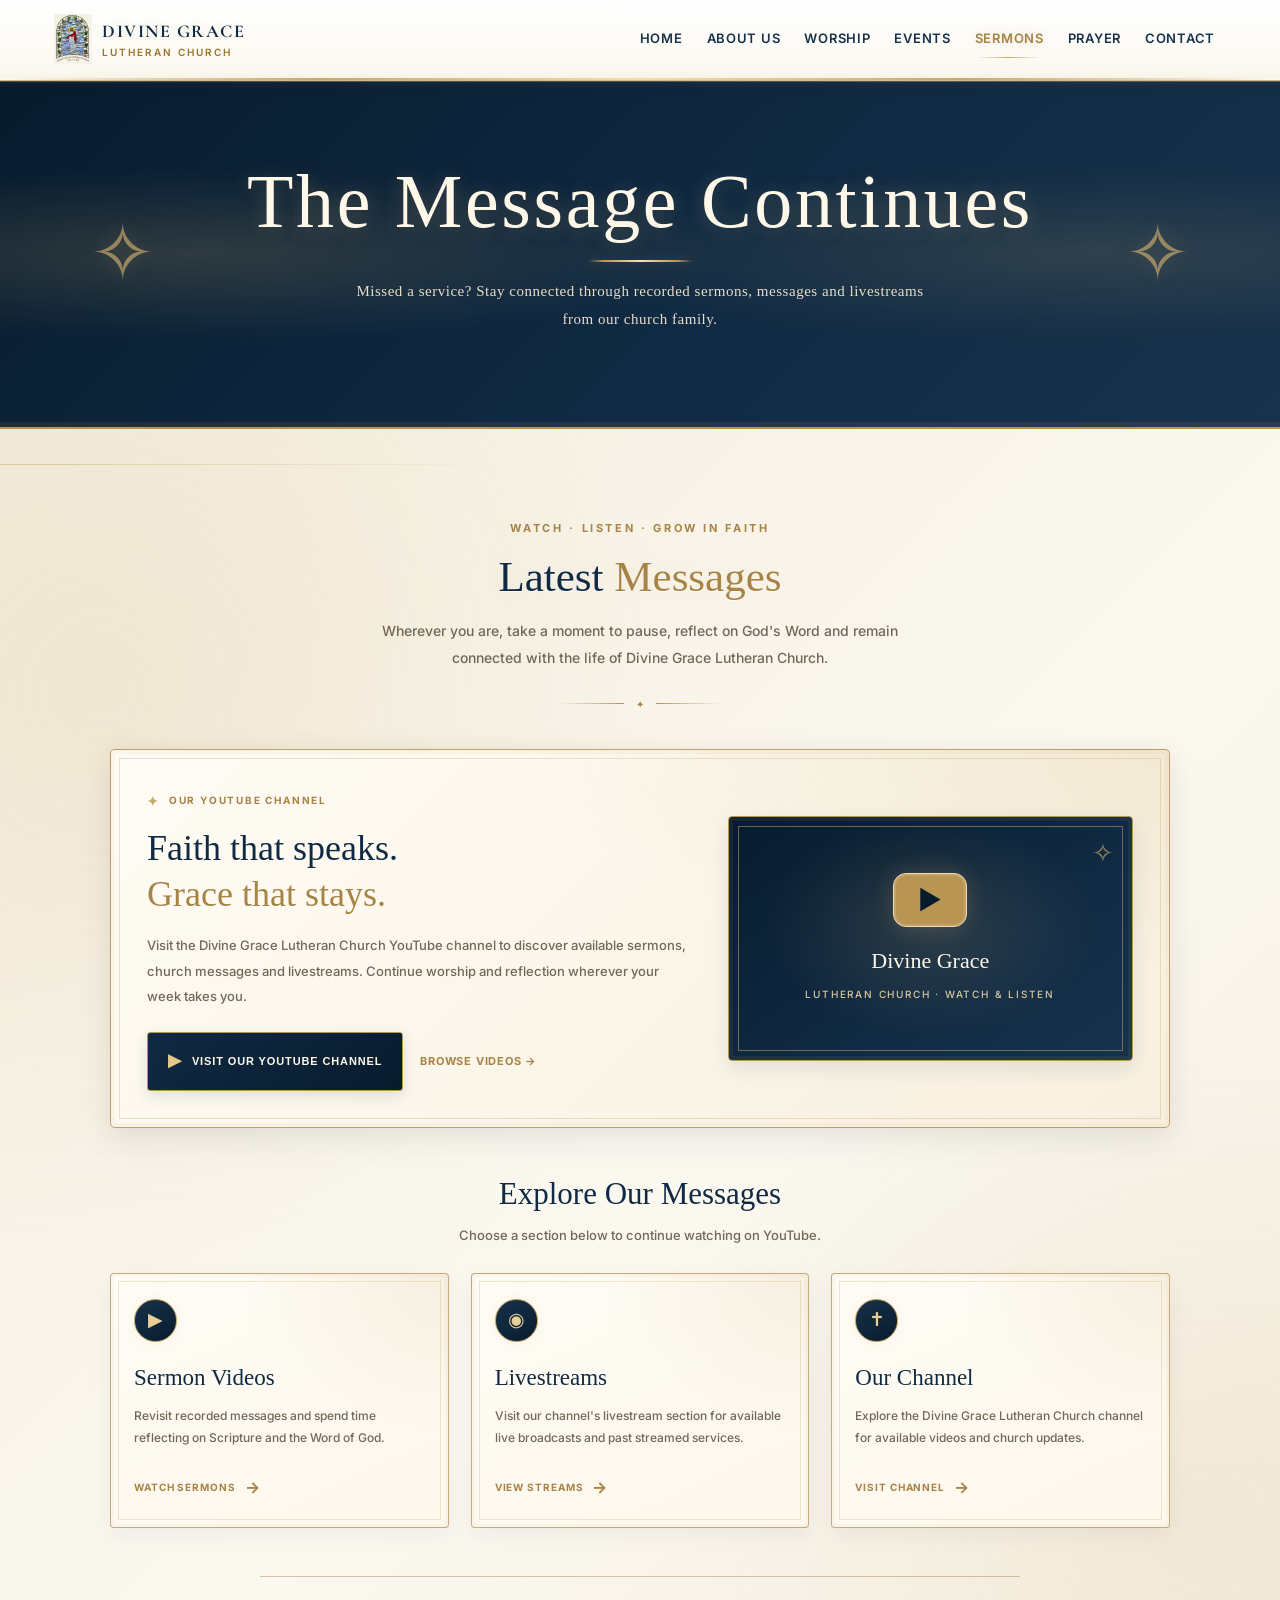
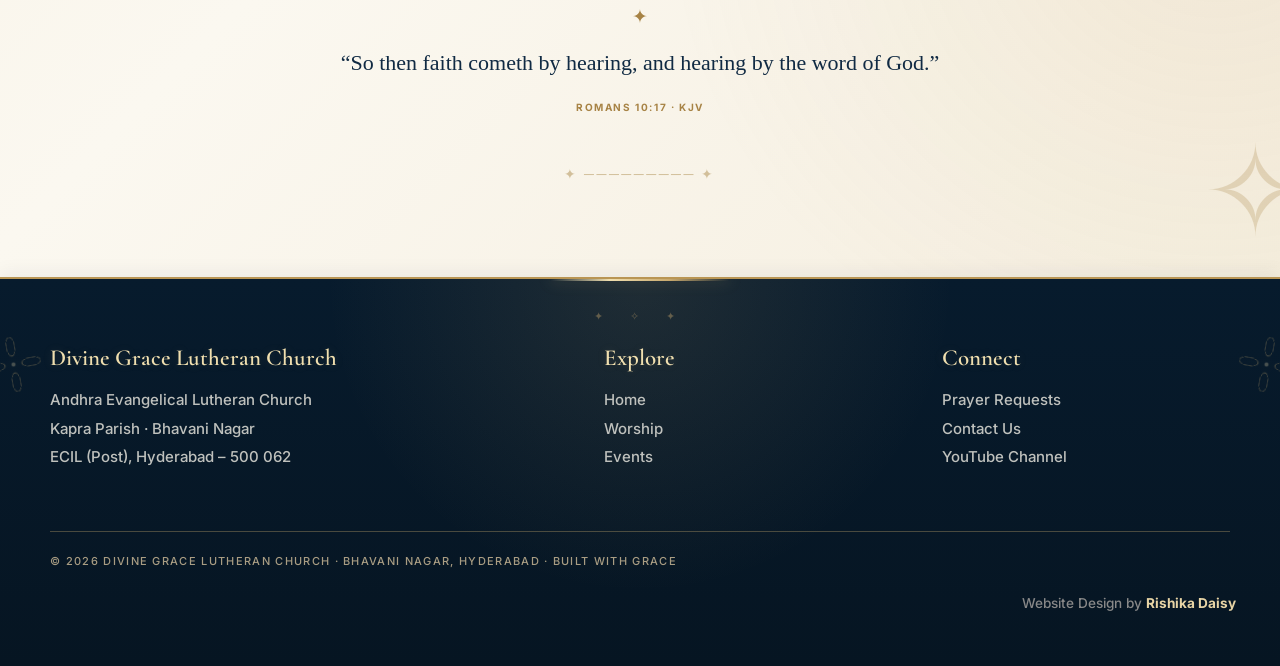
<file: sermons.html>
<!doctype html>
<html lang="en">
<head>
<meta charset="utf-8">
<meta name="viewport" content="width=device-width, initial-scale=1">

<title>Sermons · Divine Grace Lutheran Church</title>

<link rel="stylesheet" href="styles.css">

<style>
/* ==========================================
   DIVINE GRACE — SERMONS PAGE
   FAITH NAVY · CHAMPAGNE CREAM · GOLD
   ========================================== */

:root {
  --sermon-navy: #102A43;
  --sermon-deep: #071B2D;
  --sermon-gold: #C7A86D;
  --sermon-gold-dark: #A78345;
  --sermon-cream: #F5EEDF;
  --sermon-white: #FFFCF5;
  --sermon-text: #716858;
}

/* Page background */

.sermons-page {
  position: relative;
  overflow: hidden;
  isolation: isolate;
  background:
    radial-gradient(
      ellipse at 8% 18%,
      rgba(199,168,109,.14),
      transparent 34%
    ),
    radial-gradient(
      ellipse at 95% 75%,
      rgba(199,168,109,.12),
      transparent 32%
    ),
    linear-gradient(
      135deg,
      #F5EEDF,
      #FBF8F0 52%,
      #F5EEDF
    );
}

/* Subtle geometric background decorations */

.sermons-page::before,
.sermons-page::after {
  content: "✧";
  position: absolute;
  z-index: -1;
  color: rgba(167,131,69,.25);
  font-size: 125px;
  line-height: 1;
  pointer-events: none;
}

.sermons-page::before {
  top: 35px;
  left: -35px;
}

.sermons-page::after {
  right: -28px;
  bottom: 25px;
}

/* ==========================================
   NAVIGATION ACCENTS
   ========================================== */

.site-header {
  border-bottom: 1px solid rgba(199,168,109,.75);
  box-shadow: 0 3px 15px rgba(16,42,67,.08);
}

.brand-mark {
  color: var(--sermon-gold);
  text-shadow: 0 0 12px rgba(199,168,109,.25);
}

.navlinks a[href="sermons.html"] {
  color: var(--sermon-gold-dark);
}

/* ==========================================
   PAGE HERO
   ========================================== */

.page-hero {
  position: relative;
  overflow: hidden;
  isolation: isolate;
  text-align: center;

  background:
    radial-gradient(
      ellipse at 15% 50%,
      rgba(199,168,109,.19),
      transparent 35%
    ),
    radial-gradient(
      ellipse at 85% 50%,
      rgba(199,168,109,.15),
      transparent 35%
    ),
    linear-gradient(
      135deg,
      #071B2D,
      #102A43 55%,
      #17324B
    );

  border-top: 1px solid rgba(199,168,109,.35);
  border-bottom: 2px solid #B99554;

  box-shadow:
    inset 0 -5px 0 rgba(199,168,109,.10),
    0 5px 20px rgba(16,42,67,.12);
}

.page-hero::before,
.page-hero::after {
  content: "✧";
  position: absolute;
  top: 50%;
  color: rgba(199,168,109,.68);
  font-family: Georgia, "Times New Roman", serif;
  font-size: 78px;
  line-height: 1;
  pointer-events: none;
  transform: translateY(-50%);
  text-shadow: 0 0 18px rgba(199,168,109,.22);
}

.page-hero::before {
  left: max(5%, calc((100% - 1100px) / 2));
}

.page-hero::after {
  right: max(5%, calc((100% - 1100px) / 2));
}

.page-hero h1 {
  position: relative;
  z-index: 1;
  color: #FFF8E9;
  font-family: Georgia, "Times New Roman", serif;
  font-weight: 400;
  letter-spacing: .035em;
  text-shadow: 0 2px 18px rgba(199,168,109,.25);
}

.page-hero h1::after {
  content: "";
  display: block;
  width: 105px;
  height: 2px;
  margin: 16px auto 0;

  background: linear-gradient(
    90deg,
    transparent,
    #B99554 15%,
    #F5E3B9 50%,
    #B99554 85%,
    transparent
  );

  box-shadow: 0 0 10px rgba(199,168,109,.25);
}

.page-hero p {
  position: relative;
  z-index: 1;
  max-width: 620px;
  margin-left: auto;
  margin-right: auto;
  padding-left: 18px;
  padding-right: 18px;

  color: #E8DDC7;
  font-family: Georgia, "Times New Roman", serif;
  font-size: 15px;
  font-weight: 400;
  letter-spacing: .035em;
  line-height: 1.9;
}

/* ==========================================
   SECTION INTRODUCTION
   ========================================== */

.sermons-intro {
  max-width: 760px;
  margin: 0 auto 36px;
  text-align: center;
}

.sermons-eyebrow {
  color: var(--sermon-gold-dark);
  font-size: 11px;
  font-weight: 700;
  letter-spacing: .24em;
  line-height: 1.8;
  text-transform: uppercase;
}

.sermons-intro h2 {
  margin: 13px 0 14px;
  color: var(--sermon-navy);
  font-family: Georgia, "Times New Roman", serif;
  font-size: clamp(30px, 4vw, 43px);
  font-weight: 400;
  line-height: 1.2;
}

.sermons-intro h2 span {
  color: var(--sermon-gold-dark);
}

.sermons-intro p {
  max-width: 580px;
  margin: 0 auto;
  color: var(--sermon-text);
  font-size: 14px;
  line-height: 1.95;
}

.sermons-ornament {
  display: flex;
  align-items: center;
  justify-content: center;
  gap: 12px;
  margin: 23px auto 0;
  color: var(--sermon-gold-dark);
  font-size: 10px;
}

.sermons-ornament::before,
.sermons-ornament::after {
  content: "";
  width: 65px;
  height: 1px;
  background: linear-gradient(
    90deg,
    transparent,
    #B99554
  );
}

.sermons-ornament::after {
  transform: rotate(180deg);
}

/* ==========================================
   FEATURED YOUTUBE SECTION
   ========================================== */

.youtube-feature {
  position: relative;
  isolation: isolate;
  display: grid;
  grid-template-columns: minmax(0, 1.15fr) minmax(240px, .85fr);
  align-items: center;
  gap: 32px;

  max-width: 1060px;
  margin: 0 auto 46px;
  padding: 36px;

  overflow: hidden;

  background:
    radial-gradient(
      ellipse at 100% 0%,
      rgba(199,168,109,.15),
      transparent 42%
    ),
    linear-gradient(
      135deg,
      #FFFCF5,
      #F8F0DF
    );

  border: 1px solid rgba(167,131,69,.75);
  border-radius: 5px;

  box-shadow:
    0 12px 34px rgba(16,42,67,.08),
    0 0 20px rgba(199,168,109,.09),
    inset 0 0 0 4px rgba(199,168,109,.08);
}

/* Inner gold frame */

.youtube-feature::before {
  content: "";
  position: absolute;
  inset: 8px;
  border: 1px solid rgba(199,168,109,.35);
  pointer-events: none;
  z-index: -1;
}

.youtube-copy {
  position: relative;
  z-index: 1;
}

.youtube-label {
  display: inline-flex;
  align-items: center;
  gap: 9px;
  margin-bottom: 13px;

  color: var(--sermon-gold-dark);
  font-size: 10px;
  font-weight: 700;
  letter-spacing: .18em;
  line-height: 1.7;
  text-transform: uppercase;
}

.youtube-label::before {
  content: "✦";
  color: var(--sermon-gold);
  font-size: 13px;
}

.youtube-copy h3 {
  margin: 0 0 15px;
  color: var(--sermon-navy);
  font-family: Georgia, "Times New Roman", serif;
  font-size: clamp(27px, 3vw, 36px);
  font-weight: 400;
  line-height: 1.3;
}

.youtube-copy h3 span {
  color: var(--sermon-gold-dark);
}

.youtube-copy p {
  margin: 0 0 23px;
  color: var(--sermon-text);
  font-size: 13px;
  line-height: 1.95;
}

.youtube-actions {
  display: flex;
  flex-wrap: wrap;
  align-items: center;
  gap: 12px;
}

.youtube-button {
  display: inline-flex;
  align-items: center;
  justify-content: center;
  gap: 10px;

  min-height: 46px;
  padding: 13px 20px;

  background: linear-gradient(
    135deg,
    #102A43,
    #071B2D
  );

  border: 1px solid #B99554;
  border-radius: 3px;

  color: #FFF8E9;
  font-family: Arial, sans-serif;
  font-size: 11px;
  font-weight: 700;
  letter-spacing: .08em;
  text-align: center;
  text-decoration: none;
  text-transform: uppercase;

  box-shadow: 0 5px 14px rgba(16,42,67,.12);

  transition:
    transform .25s ease,
    box-shadow .25s ease,
    background .25s ease;
}

.youtube-button:hover {
  transform: translateY(-2px);
  background: linear-gradient(
    135deg,
    #173B59,
    #102A43
  );
  box-shadow:
    0 7px 18px rgba(16,42,67,.15),
    0 0 13px rgba(199,168,109,.20);
}

.youtube-button .play-icon {
  display: inline-flex;
  align-items: center;
  justify-content: center;
  color: #E6C989;
  font-size: 17px;
}

.youtube-secondary {
  display: inline-flex;
  align-items: center;
  justify-content: center;
  min-height: 44px;
  padding: 12px 5px;

  color: var(--sermon-gold-dark);
  font-size: 11px;
  font-weight: 700;
  letter-spacing: .07em;
  text-decoration: none;
  text-transform: uppercase;

  transition: color .2s ease;
}

.youtube-secondary:hover {
  color: var(--sermon-navy);
}

/* Decorative YouTube panel */

.youtube-art {
  position: relative;
  display: flex;
  align-items: center;
  justify-content: center;
  min-height: 245px;
  padding: 20px;

  overflow: hidden;

  background:
    radial-gradient(
      ellipse at 50% 45%,
      rgba(199,168,109,.16),
      transparent 58%
    ),
    linear-gradient(
      145deg,
      #071B2D,
      #102A43 58%,
      #17324B
    );

  border: 1px solid #B99554;
  border-radius: 4px;

  box-shadow:
    inset 0 0 0 4px rgba(199,168,109,.08),
    0 8px 22px rgba(16,42,67,.10);
}

.youtube-art::before {
  content: "";
  position: absolute;
  inset: 9px;
  border: 1px solid rgba(199,168,109,.52);
  pointer-events: none;
}

.youtube-art::after {
  content: "✧";
  position: absolute;
  top: 13px;
  right: 18px;
  color: rgba(199,168,109,.7);
  font-size: 26px;
}

.youtube-art-inner {
  position: relative;
  z-index: 1;
  text-align: center;
}

.youtube-play {
  display: flex;
  align-items: center;
  justify-content: center;
  width: 74px;
  height: 54px;
  margin: 0 auto 19px;

  background: #B99554;
  border: 1px solid #F0DDB2;
  border-radius: 13px;

  color: #071B2D;
  font-size: 26px;

  box-shadow:
    0 0 22px rgba(199,168,109,.23),
    inset 0 0 0 2px rgba(255,255,255,.12);
}

.youtube-art-title {
  color: #FFF8E9;
  font-family: Georgia, "Times New Roman", serif;
  font-size: 22px;
  line-height: 1.4;
}

.youtube-art-subtitle {
  margin-top: 8px;
  color: #D8C69E;
  font-size: 10px;
  letter-spacing: .18em;
  line-height: 1.8;
  text-transform: uppercase;
}

/* ==========================================
   THREE SERMON RESOURCE CARDS
   ========================================== */

.sermon-links-heading {
  margin: 0 auto 25px;
  text-align: center;
}

.sermon-links-heading h3 {
  margin: 0;
  color: var(--sermon-navy);
  font-family: Georgia, "Times New Roman", serif;
  font-size: clamp(24px, 3vw, 31px);
  font-weight: 400;
}

.sermon-links-heading p {
  margin: 10px auto 0;
  color: var(--sermon-text);
  font-size: 13px;
  line-height: 1.8;
}

.sermon-links-grid {
  display: grid;
  grid-template-columns: repeat(3, minmax(0, 1fr));
  gap: 22px;
  max-width: 1060px;
  margin: 0 auto;
}

.sermon-link-card {
  position: relative;
  display: flex;
  flex-direction: column;
  align-items: flex-start;
  min-width: 0;
  min-height: 255px;
  padding: 25px 23px;

  background:
    radial-gradient(
      ellipse at 100% 0%,
      rgba(199,168,109,.13),
      transparent 44%
    ),
    linear-gradient(
      155deg,
      #FFFCF5,
      #FDF8ED
    );

  border: 1px solid rgba(167,131,69,.65);
  border-radius: 4px;

  box-shadow:
    0 7px 22px rgba(16,42,67,.055),
    inset 0 0 0 3px rgba(199,168,109,.07);

  text-decoration: none;

  transition:
    transform .25s ease,
    border-color .25s ease,
    box-shadow .25s ease;
}

.sermon-link-card::before {
  content: "";
  position: absolute;
  inset: 7px;
  border: 1px solid rgba(199,168,109,.30);
  pointer-events: none;
}

.sermon-link-card:hover {
  transform: translateY(-4px);
  border-color: #B99554;
  box-shadow:
    0 12px 28px rgba(16,42,67,.09),
    0 0 18px rgba(199,168,109,.16),
    inset 0 0 0 3px rgba(199,168,109,.12);
}

.sermon-card-symbol {
  display: flex;
  align-items: center;
  justify-content: center;
  width: 43px;
  height: 43px;
  margin-bottom: 20px;

  background: linear-gradient(
    145deg,
    #17324B,
    #071B2D
  );

  border: 1px solid #B99554;
  border-radius: 50%;

  color: #E8CE94;
  font-family: Georgia, "Times New Roman", serif;
  font-size: 19px;

  box-shadow: 0 0 12px rgba(199,168,109,.12);
}

.sermon-link-card h4 {
  margin: 0 0 12px;
  color: var(--sermon-navy);
  font-family: Georgia, "Times New Roman", serif;
  font-size: 23px;
  font-weight: 400;
  line-height: 1.35;
}

.sermon-link-card p {
  margin: 0 0 22px;
  color: var(--sermon-text);
  font-size: 12px;
  line-height: 1.9;
}

.sermon-card-link {
  display: inline-flex;
  align-items: center;
  gap: 9px;
  margin-top: auto;

  color: var(--sermon-gold-dark);
  font-size: 10px;
  font-weight: 700;
  letter-spacing: .09em;
  line-height: 1.7;
  text-transform: uppercase;
}

.sermon-card-link::after {
  content: "→";
  font-size: 16px;
  transition: transform .2s ease;
}

.sermon-link-card:hover .sermon-card-link::after {
  transform: translateX(4px);
}

/* ==========================================
   SCRIPTURE CLOSING
   ========================================== */

.sermons-verse {
  max-width: 760px;
  margin: 48px auto 0;
  padding: 23px 20px 0;
  border-top: 1px solid rgba(167,131,69,.45);
  text-align: center;
}

.sermons-verse-mark {
  color: var(--sermon-gold-dark);
  font-family: Georgia, "Times New Roman", serif;
  font-size: 19px;
}

.sermons-verse blockquote {
  margin: 10px 0;
  color: var(--sermon-navy);
  font-family: Georgia, "Times New Roman", serif;
  font-size: clamp(17px, 2.4vw, 22px);
  font-style: normal;
  font-weight: 400;
  line-height: 1.7;
}

.sermons-verse cite {
  color: var(--sermon-gold-dark);
  font-size: 10px;
  font-style: normal;
  font-weight: 700;
  letter-spacing: .16em;
  text-transform: uppercase;
}

/* ==========================================
   FOOTER ACCENTS
   ========================================== */

footer {
  border-top: 2px solid #B99554;
  box-shadow: 0 -4px 18px rgba(16,42,67,.06);
}

footer a {
  transition: color .25s ease;
}

footer a:hover {
  color: #C7A86D;
}

.footer-bottom {
  border-top-color: rgba(199,168,109,.35);
}

/* ==========================================
   ACCESSIBILITY
   ========================================== */

@media (prefers-reduced-motion: reduce) {
  *,
  *::before,
  *::after {
    scroll-behavior: auto !important;
    transition: none !important;
    animation: none !important;
  }
}

/* ==========================================
   TABLET
   ========================================== */

@media (max-width: 800px) {
  .youtube-feature {
    grid-template-columns: 1fr;
    gap: 25px;
    padding: 28px;
  }

  .youtube-art {
    min-height: 205px;
  }

  .sermon-links-grid {
    grid-template-columns: repeat(2, minmax(0, 1fr));
    gap: 18px;
  }

  .sermon-link-card:last-child {
    grid-column: 1 / -1;
    min-height: 220px;
  }
}

/* ==========================================
   MOBILE
   ========================================== */

@media (max-width: 540px) {
  .page-hero::before {
    left: 8px;
    font-size: 40px;
  }

  .page-hero::after {
    right: 8px;
    font-size: 40px;
  }

  .page-hero h1 {
    font-size: clamp(27px, 7vw, 36px);
  }

  .page-hero p {
    font-size: 13px;
  }

  .sermons-intro {
    margin-bottom: 28px;
  }

  .sermons-intro p {
    font-size: 13px;
  }

  .youtube-feature {
    gap: 23px;
    margin-bottom: 35px;
    padding: 24px 19px;
  }

  .youtube-copy h3 {
    font-size: 29px;
  }

  .youtube-copy p {
    font-size: 12px;
  }

  .youtube-actions {
    align-items: stretch;
    flex-direction: column;
  }

  .youtube-button {
    width: 100%;
    box-sizing: border-box;
  }

  .youtube-secondary {
    align-self: center;
  }

  .youtube-art {
    min-height: 185px;
  }

  .sermon-links-grid {
    grid-template-columns: 1fr;
    gap: 17px;
    max-width: 390px;
  }

  .sermon-link-card,
  .sermon-link-card:last-child {
    grid-column: auto;
    min-height: 225px;
    padding: 24px 22px;
  }

  .sermons-verse {
    margin-top: 35px;
    padding-top: 20px;
  }
}
</style>
</head>

<body>

<header class="site-header">
  <nav class="nav">

      <a class="brand" href="index.html">
      <div class="brand-mark">
        <img src="churchlogo.jpg" alt="Divine Grace Lutheran Church Logo">
      </div>

      <div class="brand-name">
        <strong>DIVINE GRACE</strong>
        <span>LUTHERAN CHURCH</span>
      </div>
    </a>

    <div class="navlinks">
      <a href="index.html">Home</a>
      <a href="about.html">About Us</a>
      <a href="worship.html">Worship</a>
      <a href="events.html">Events</a>
      <a href="sermons.html" class="active">Sermons</a>
      <a href="prayer.html">Prayer</a>
      <a href="contact.html">Contact</a>
    </div>

  </nav>
</header>

<main>

  <!-- HERO -->

  <section class="page-hero">
    <h1>The Message Continues</h1>

    <p>
      Missed a service? Stay connected through recorded sermons,
      messages and livestreams from our church family.
    </p>
  </section>

  <!-- SERMONS SECTION -->

  <section class="section sermons-page">
    <div class="section-inner">

      <!-- INTRODUCTION -->

      <div class="sermons-intro">

        <div class="sermons-eyebrow">
          WATCH · LISTEN · GROW IN FAITH
        </div>

        <h2>
          Latest <span>Messages</span>
        </h2>

        <p>
          Wherever you are, take a moment to pause, reflect on God's Word
          and remain connected with the life of Divine Grace Lutheran Church.
        </p>

        <div class="sermons-ornament" aria-hidden="true">✦</div>

      </div>

      <!-- FEATURED YOUTUBE CHANNEL -->

      <section class="youtube-feature" aria-label="Our YouTube channel">

        <div class="youtube-copy">

          <div class="youtube-label">
            Our YouTube Channel
          </div>

          <h3>
            Faith that speaks.<br>
            <span>Grace that stays.</span>
          </h3>

          <p>
            Visit the Divine Grace Lutheran Church YouTube channel
            to discover available sermons, church messages and
            livestreams. Continue worship and reflection wherever
            your week takes you.
          </p>

          <div class="youtube-actions">

            <a
              class="youtube-button"
              href="https://www.youtube.com/@DivineGraceLutheranChurch-1"
              target="_blank"
              rel="noopener noreferrer"
            >
              <span class="play-icon" aria-hidden="true">▶</span>
              Visit Our YouTube Channel
            </a>

            <a
              class="youtube-secondary"
              href="https://www.youtube.com/@DivineGraceLutheranChurch-1/videos"
              target="_blank"
              rel="noopener noreferrer"
            >
              Browse Videos →
            </a>

          </div>

        </div>

        <!-- Decorative panel linking to YouTube -->

        <a
          class="youtube-art"
          href="https://www.youtube.com/@DivineGraceLutheranChurch-1"
          target="_blank"
          rel="noopener noreferrer"
          aria-label="Visit Divine Grace Lutheran Church on YouTube"
          style="text-decoration:none"
        >

          <div class="youtube-art-inner">

            <div class="youtube-play" aria-hidden="true">▶</div>

            <div class="youtube-art-title">
              Divine Grace
            </div>

            <div class="youtube-art-subtitle">
              Lutheran Church · Watch & Listen
            </div>

          </div>

        </a>

      </section>

      <!-- YOUTUBE DESTINATIONS -->

      <div class="sermon-links-heading">

        <h3>Explore Our Messages</h3>

        <p>
          Choose a section below to continue watching on YouTube.
        </p>

      </div>

      <div class="sermon-links-grid">

        <!-- SERMON VIDEOS -->

        <a
          class="sermon-link-card"
          href="https://www.youtube.com/@DivineGraceLutheranChurch-1/videos"
          target="_blank"
          rel="noopener noreferrer"
        >

          <div class="sermon-card-symbol" aria-hidden="true">▶</div>

          <h4>Sermon Videos</h4>

          <p>
            Revisit recorded messages and spend time reflecting
            on Scripture and the Word of God.
          </p>

          <span class="sermon-card-link">
            Watch Sermons
          </span>

        </a>

        <!-- LIVESTREAMS -->

        <a
          class="sermon-link-card"
          href="https://www.youtube.com/@DivineGraceLutheranChurch-1/streams"
          target="_blank"
          rel="noopener noreferrer"
        >

          <div class="sermon-card-symbol" aria-hidden="true">◉</div>

          <h4>Livestreams</h4>

          <p>
            Visit our channel's livestream section for available
            live broadcasts and past streamed services.
          </p>

          <span class="sermon-card-link">
            View Streams
          </span>

        </a>

        <!-- CHURCH CHANNEL -->

        <a
          class="sermon-link-card"
          href="https://www.youtube.com/@DivineGraceLutheranChurch-1"
          target="_blank"
          rel="noopener noreferrer"
        >

          <div class="sermon-card-symbol" aria-hidden="true">✝</div>

          <h4>Our Channel</h4>

          <p>
            Explore the Divine Grace Lutheran Church channel
            for available videos and church updates.
          </p>

          <span class="sermon-card-link">
            Visit Channel
          </span>

        </a>

      </div>

      <!-- SCRIPTURE -->

      <div class="sermons-verse">

        <div class="sermons-verse-mark" aria-hidden="true">✦</div>

        <blockquote>
          “So then faith cometh by hearing, and hearing by the word of God.”
        </blockquote>

        <cite>Romans 10:17 · KJV</cite>

      </div>

    </div>
  </section>

</main>

<footer>

  <div class="footer-grid">

    <div>
      <h3>Divine Grace Lutheran Church</h3>

      <p>
        Andhra Evangelical Lutheran Church<br>
        Kapra Parish · Bhavani Nagar<br>
        ECIL (Post), Hyderabad – 500 062
      </p>
    </div>

    <div>
      <h3>Explore</h3>

      <p>
        <a href="index.html">Home</a><br>
        <a href="worship.html">Worship</a><br>
        <a href="events.html">Events</a>
      </p>
    </div>

    <div>
      <h3>Connect</h3>

      <p>
        <a href="prayer.html">Prayer Requests</a><br>
        <a href="contact.html">Contact Us</a><br>
        <a
          href="https://www.youtube.com/@DivineGraceLutheranChurch-1"
          target="_blank"
          rel="noopener noreferrer"
        >YouTube Channel</a>
      </p>
    </div>

  </div>

  <div class="copyright">
        © 2026 Divine Grace Lutheran Church · Bhavani Nagar, Hyderabad · Built with grace
      </div>


   <div class="designer-credit-right">
  Website Design by <a>Rishika Daisy</a>
</div>
</footer>

<script src="site.js"></script>

</body>
</html>
</file>
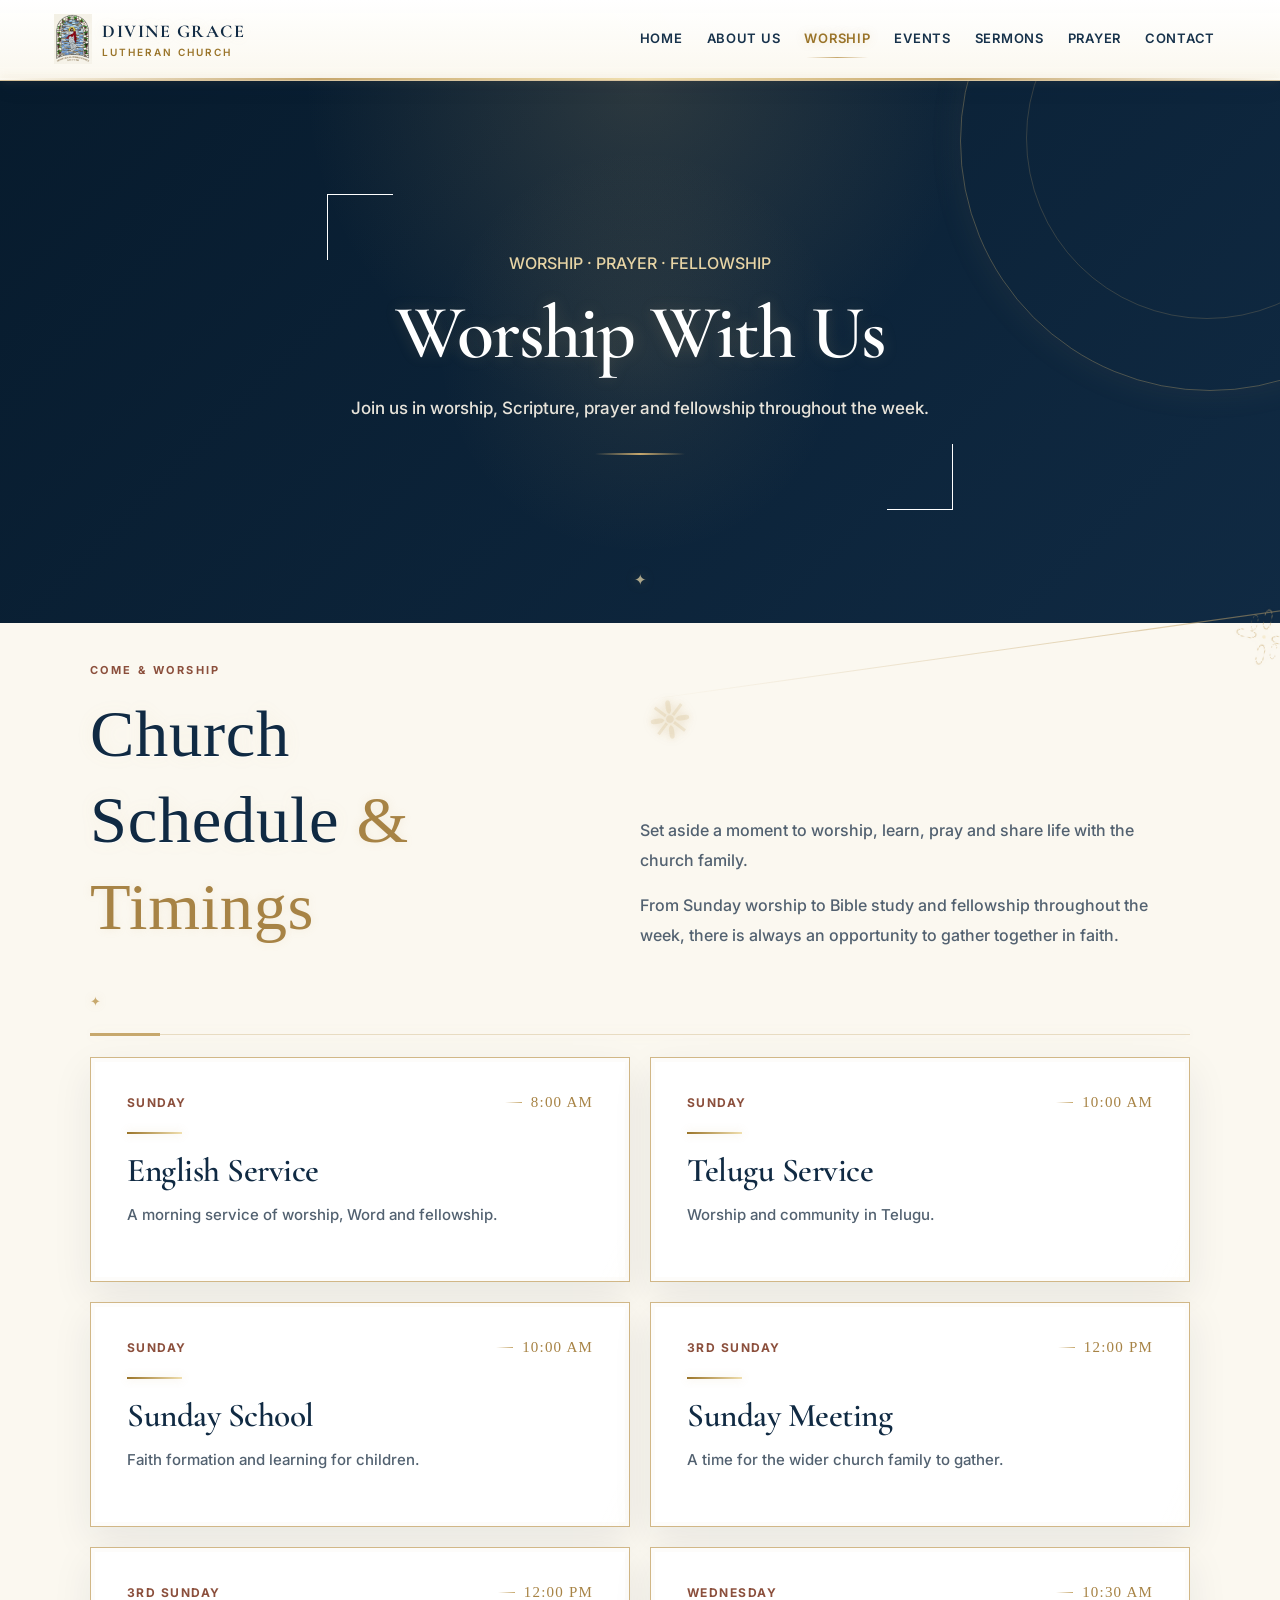
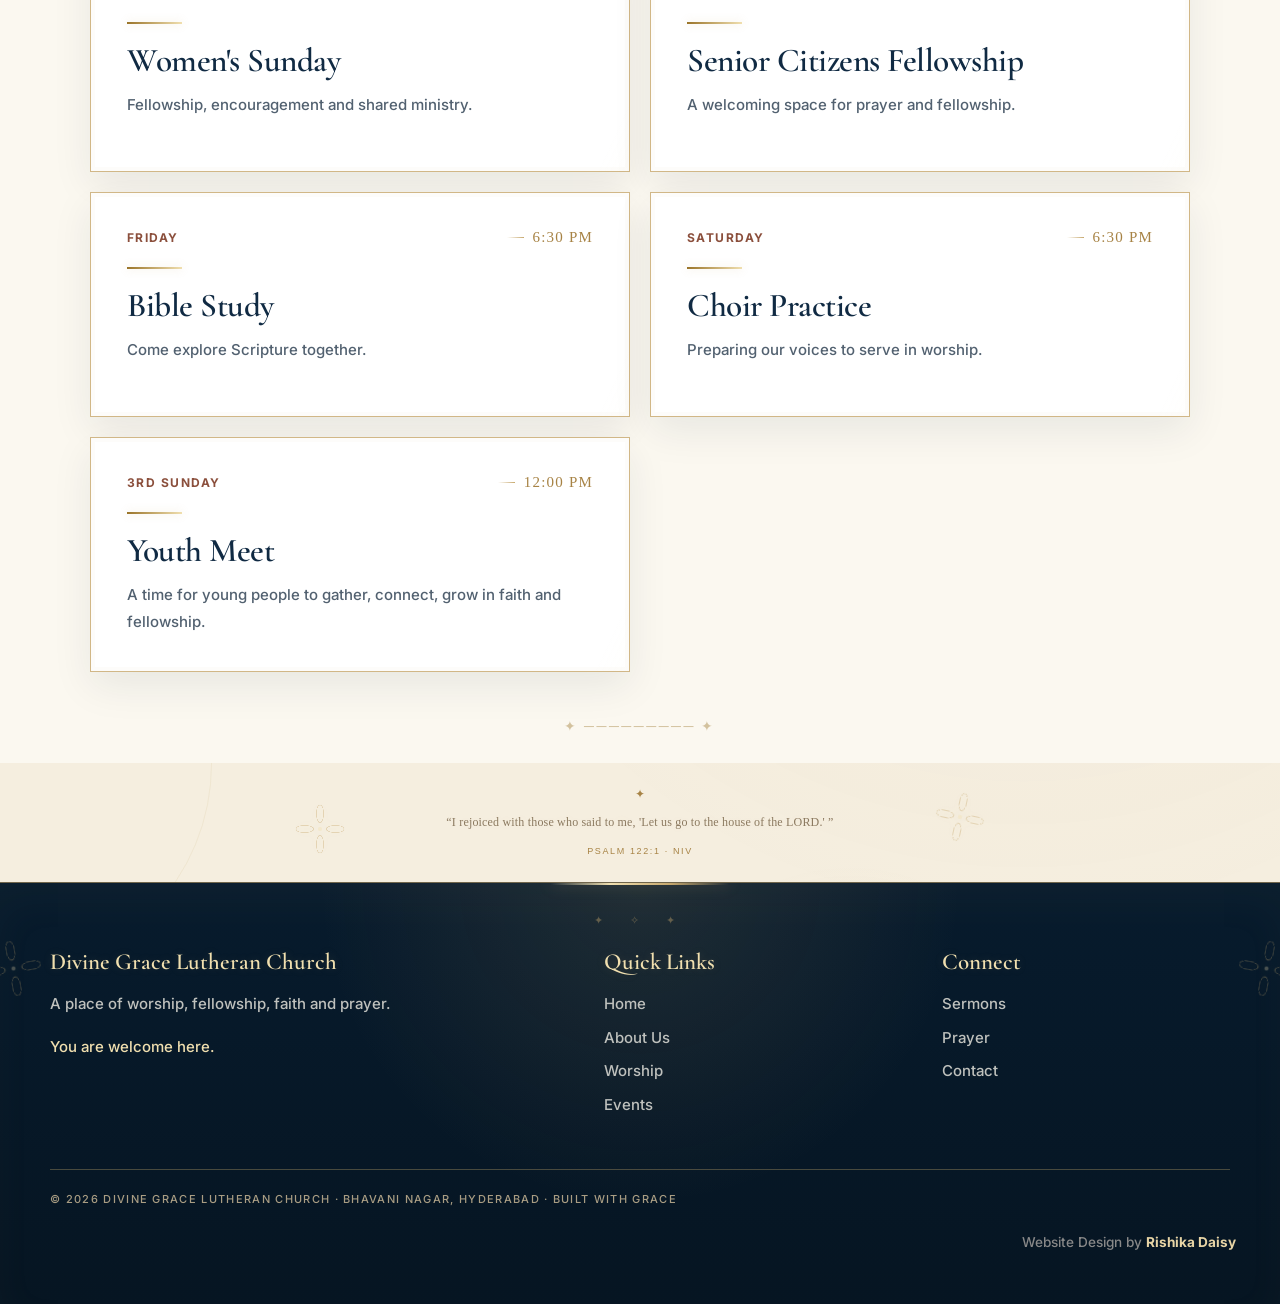
<file: worship.html>
<!doctype html>
<html lang="en">

<head>
  <meta charset="utf-8">
  <meta name="viewport" content="width=device-width, initial-scale=1">

  <title>Worship | Divine Grace Lutheran Church</title>

  <link rel="stylesheet" href="styles.css">

  <style>
    /* =====================================
       WORSHIP PAGE — TARGETED REFINEMENTS
       ===================================== */

    /* Heading: elegant, upright typography */

    .worship-intro h2 {
      font-family: Georgia, "Times New Roman", serif;
      font-style: normal !important;
      font-weight: 400 !important;
      line-height: 1.3;
      letter-spacing: 0.01em;
    }

    .worship-intro h2 span {
      font-style: normal !important;
      font-weight: 400 !important;
      color: #A78345;
    }

    .worship-intro-copy p {
      font-style: normal !important;
    }

    /* Service times: straight and decorative */

    .worship-time {
      font-family: Georgia, "Times New Roman", serif;
      font-style: normal !important;
      font-weight: 500 !important;
      font-size: 15px;
      letter-spacing: 0.08em;
      line-height: 1.4;
      color: #A78345;
    }

    .worship-day {
      font-style: normal !important;
      letter-spacing: 0.12em;
    }

    /* Reduce the empty space before Sunday cards */

    .worship-intro-section {
      padding-top: 40px !important;
      padding-bottom: 24px !important;
    }

    .worship-intro {
      margin-bottom: 0 !important;
      padding-bottom: 0 !important;
      row-gap: 18px;
    }

    .worship-intro-copy {
      margin-bottom: 0 !important;
      padding-bottom: 0 !important;
    }

    .worship-intro-copy p:last-child {
      margin-bottom: 0 !important;
    }

    .worship-section-rule {
      margin-top: 20px !important;
      margin-bottom: 22px !important;
    }

    .worship-schedule-grid {
      margin-top: 0 !important;
      padding-top: 0 !important;
    }

    /* =====================================
       SCRIPTURE — SMALL, QUIET & CENTRED
       Remove the dark background block
       ===================================== */

    .worship-scripture {
      background: transparent !important;
      background-color: transparent !important;
      background-image: none !important;
      border: none !important;
      box-shadow: none !important;
      outline: none !important;

      padding: 22px 20px 26px !important;
      margin: 0 auto !important;
      text-align: center;
    }

    .worship-scripture-inner {
      max-width: 620px;
      width: 100%;
      margin: 0 auto !important;
      padding: 0 !important;

      background: transparent !important;
      background-color: transparent !important;
      background-image: none !important;
      border: none !important;
      box-shadow: none !important;

      text-align: center;
    }

    .worship-scripture .worship-cross {
      font-size: 12px !important;
      font-weight: 400 !important;
      line-height: 1.5;
      color: #A78345 !important;
      margin: 0 auto 8px !important;
    }

    .worship-scripture p {
      max-width: 540px;
      margin: 0 auto 7px !important;
      padding: 0 !important;

      font-family: Georgia, "Times New Roman", serif !important;
      font-size: 12px !important;
      font-weight: 400 !important;
      font-style: normal !important;
      line-height: 1.9 !important;
      letter-spacing: 0.015em;

      color: #8B795F !important;
      text-align: center !important;
    }

    .worship-scripture span:not(.worship-cross) {
      display: block;

      font-family: Arial, sans-serif !important;
      font-size: 9px !important;
      font-weight: 400 !important;
      font-style: normal !important;
      letter-spacing: 0.18em;

      color: #A78345 !important;
      text-align: center !important;
    }

    /* Mobile refinements */

    @media (max-width: 600px) {

      .worship-intro-section {
        padding-top: 28px !important;
        padding-bottom: 18px !important;
      }

      .worship-intro {
        row-gap: 12px;
      }

      .worship-intro h2 {
        font-size: clamp(27px, 7vw, 34px);
        line-height: 1.35;
      }

      .worship-time {
        font-size: 13px;
        letter-spacing: 0.045em;
      }

      .worship-section-rule {
        margin-top: 16px !important;
        margin-bottom: 18px !important;
      }

      .worship-scripture {
        padding: 18px 18px 22px !important;
      }

      .worship-scripture p {
        font-size: 11px !important;
        line-height: 1.8 !important;
      }
    }
  </style>

</head>

<body>

  <!-- HEADER -->

  <header class="site-header">

    <nav class="nav">

      <a class="brand" href="index.html">

        <div class="brand-mark">
          <img
            src="churchlogo.jpg"
            alt="Divine Grace Lutheran Church">
        </div>

        <div class="brand-name">
          <strong>DIVINE GRACE</strong>
          <span>LUTHERAN CHURCH</span>
        </div>

      </a>

      <div class="navlinks">

        <a href="index.html">Home</a>
        <a href="about.html">About Us</a>
        <a href="worship.html" class="active">Worship</a>
        <a href="events.html">Events</a>
        <a href="sermons.html">Sermons</a>
        <a href="prayer.html">Prayer</a>
        <a href="contact.html">Contact</a>

      </div>

    </nav>

  </header>


  <!-- HERO — UNCHANGED -->

  <section class="page-hero worship-page-hero">

    <div class="worship-hero-decoration"></div>

    <div class="worship-hero-content">

      <div class="eyebrow">
        WORSHIP · PRAYER · FELLOWSHIP
      </div>

      <h1>Worship With Us</h1>

      <p>
        Join us in worship, Scripture, prayer and fellowship
        throughout the week.
      </p>

      <div class="worship-gold-rule"></div>

    </div>

  </section>


  <!-- CHURCH SCHEDULE -->

  <section class="section worship-intro-section">

    <div class="section-inner">

      <div class="worship-intro">

        <div>

          <div class="worship-dark-eyebrow">
            COME &amp; WORSHIP
          </div>

          <h2>
            Church Schedule
            <span>&amp; Timings</span>
          </h2>

        </div>

        <div class="worship-intro-copy">

          <p>
            Set aside a moment to worship, learn, pray and
            share life with the church family.
          </p>

          <p>
            From Sunday worship to Bible study and fellowship
            throughout the week, there is always an opportunity
            to gather together in faith.
          </p>

        </div>

      </div>


      <!-- GOLD DIVIDER -->

      <div class="worship-section-rule">
        <span></span>
      </div>


      <!-- ALL NINE SCHEDULE CARDS — PRESERVED -->

      <div class="worship-schedule-grid">


        <article class="worship-card">

          <div class="worship-card-top">
            <span class="worship-day">SUNDAY</span>
            <span class="worship-time">8:00 AM</span>
          </div>

          <div class="worship-card-line"></div>

          <h3>English Service</h3>

          <p>
            A morning service of worship, Word and fellowship.
          </p>

        </article>


        <article class="worship-card">

          <div class="worship-card-top">
            <span class="worship-day">SUNDAY</span>
            <span class="worship-time">10:00 AM</span>
          </div>

          <div class="worship-card-line"></div>

          <h3>Telugu Service</h3>

          <p>
            Worship and community in Telugu.
          </p>

        </article>


        <article class="worship-card">

          <div class="worship-card-top">
            <span class="worship-day">SUNDAY</span>
            <span class="worship-time">10:00 AM</span>
          </div>

          <div class="worship-card-line"></div>

          <h3>Sunday School</h3>

          <p>
            Faith formation and learning for children.
          </p>

        </article>


        <article class="worship-card">

          <div class="worship-card-top">
            <span class="worship-day">3RD SUNDAY</span>
            <span class="worship-time">12:00 PM</span>
          </div>

          <div class="worship-card-line"></div>

          <h3>Sunday Meeting</h3>

          <p>
            A time for the wider church family to gather.
          </p>

        </article>


        <article class="worship-card">

          <div class="worship-card-top">
            <span class="worship-day">3RD SUNDAY</span>
            <span class="worship-time">12:00 PM</span>
          </div>

          <div class="worship-card-line"></div>

          <h3>Women's Sunday</h3>

          <p>
            Fellowship, encouragement and shared ministry.
          </p>

        </article>


        <article class="worship-card">

          <div class="worship-card-top">
            <span class="worship-day">WEDNESDAY</span>
            <span class="worship-time">10:30 AM</span>
          </div>

          <div class="worship-card-line"></div>

          <h3>Senior Citizens Fellowship</h3>

          <p>
            A welcoming space for prayer and fellowship.
          </p>

        </article>


        <article class="worship-card">

          <div class="worship-card-top">
            <span class="worship-day">FRIDAY</span>
            <span class="worship-time">6:30 PM</span>
          </div>

          <div class="worship-card-line"></div>

          <h3>Bible Study</h3>

          <p>
            Come explore Scripture together.
          </p>

        </article>


        <article class="worship-card">

          <div class="worship-card-top">
            <span class="worship-day">SATURDAY</span>
            <span class="worship-time">6:30 PM</span>
          </div>

          <div class="worship-card-line"></div>

          <h3>Choir Practice</h3>

          <p>
            Preparing our voices to serve in worship.
          </p>

        </article>


        <article class="worship-card">

          <div class="worship-card-top">
            <span class="worship-day">3RD SUNDAY</span>
            <span class="worship-time">12:00 PM</span>
          </div>

          <div class="worship-card-line"></div>

          <h3>Youth Meet</h3>

          <p>
            A time for young people to gather, connect,
            grow in faith and fellowship.
          </p>

        </article>


      </div>

    </div>

  </section>


  <!-- DELICATE SCRIPTURE — NO COLOURED BLOCK -->

  <section class="worship-scripture">

    <div class="worship-scripture-inner">

      <div class="worship-cross">✦</div>

      <p>
        “I rejoiced with those who said to me,
        'Let us go to the house of the LORD.' ”
      </p>

      <span>PSALM 122:1 · NIV</span>

    </div>

  </section>


  <!-- FOOTER — PRESERVED -->

  <footer>

    <div class="footer-grid">


      <div>

        <h3>Divine Grace Lutheran Church</h3>

        <p>
          A place of worship, fellowship, faith and prayer.
        </p>

        <p class="footer-welcome">
          You are welcome here.
        </p>

      </div>


      <div>

        <h3>Quick Links</h3>

        <ul>
          <li><a href="index.html">Home</a></li>
          <li><a href="about.html">About Us</a></li>
          <li><a href="worship.html">Worship</a></li>
          <li><a href="events.html">Events</a></li>
        </ul>

      </div>


      <div>

        <h3>Connect</h3>

        <ul>
          <li><a href="sermons.html">Sermons</a></li>
          <li><a href="prayer.html">Prayer</a></li>
          <li><a href="contact.html">Contact</a></li>
        </ul>

      </div>


    </div>


   <div class="copyright">
        © 2026 Divine Grace Lutheran Church · Bhavani Nagar, Hyderabad · Built with grace
      </div>
    
 <div class="designer-credit-right">
  Website Design by <a>Rishika Daisy</a>
</div>


  </footer>

</body>

</html>
</file>
<file: styles.css>
@import url('https://fonts.googleapis.com/css2?family=Cormorant+Garamond:wght@500;600;700&family=Inter:wght@400;500;600&display=swap');

@import url('https://fonts.googleapis.com/css2?family=Great+Vibes&display=swap');
:root{
  --navy:#102A43;
  --navy2:#071B2D;
  --gold:#C7A86D;
  --cream:#F5EEDF;
  --cream2:#FBF8F0;
  --sienna:#8B4F3C;
  --ink:#17324B;
  --gold-light:#E7D4A5;
}

*{
  box-sizing:border-box;
}

body{
  margin:0;
  background:var(--cream);
  color:var(--ink);
  font-family:Inter,Arial,sans-serif;
  line-height:1.7;
}

a{
  text-decoration:none;
  color:inherit;
}


/* =========================
   HEADER
   ========================= */

.site-header{
  position:sticky;
  top:0;
  z-index:10;
  background:rgba(251,248,240,.97);
  border-bottom:1px solid rgba(199,168,109,.45);
}

.nav{
  max-width:1220px;
  margin:auto;
  min-height:78px;
  padding:10px 24px;
  display:flex;
  align-items:center;
  gap:20px;
}

.brand{
  display:flex;
  align-items:center;
  gap:12px;
  margin-right:auto;
}


/* RECTANGULAR LOGO */

.brand-mark{
  width:58px;
  height:48px;
  overflow:hidden;
  display:flex;
  align-items:center;
  justify-content:center;
  flex-shrink:0;
}

.brand-mark img{
  width:100%;
  height:100%;
  max-width:100%;
  max-height:100%;
  object-fit:contain;
  display:block;
}

.brand-name{
  color:var(--navy);
  line-height:1.05;
}

.brand-name strong{
  display:block;
  font:700 21px 'Cormorant Garamond',serif;
  letter-spacing:.08em;
}

.brand-name span{
  font-size:9px;
  letter-spacing:.22em;
}

.navlinks{
  display:flex;
  gap:2px;
}

.navlinks a{
  padding:12px 11px;
  font-size:12px;
  letter-spacing:.07em;
  text-transform:uppercase;
}

.navlinks a:hover,
.navlinks a.active{
  color:#9b772e;
}


/* =========================================================
   HERO
   ========================================================= */

.hero{
  min-height:650px;

  display:flex;
  align-items:center;
  justify-content:flex-end;

  position:relative;

  background-image:url('church.jpg');

  background-size:cover;
  background-position:center center;

  overflow:hidden;
}


/* Glossy light sweep — NOT a dark overlay */

.hero:before{
  content:'';

  position:absolute;

  inset:0;

  background:
    radial-gradient(
      circle at 82% 25%,
      rgba(255,255,255,.20),
      transparent 32%
    );

  pointer-events:none;
}


/* Bottom gold/sienna shine */

.hero:after{
  content:'';

  position:absolute;

  left:0;
  right:0;
  bottom:0;

  height:6px;

  background:
    linear-gradient(
      90deg,
      var(--navy),
      var(--gold),
      var(--gold-light),
      var(--sienna),
      var(--gold-light),
      var(--gold),
      var(--navy)
    );

  box-shadow:
    0 -2px 12px rgba(199,168,109,.35);
}


/* =========================================================
   HERO CONTENT
   ========================================================= */

.hero-content{
  max-width:1220px;
  width:100%;

  margin:auto;

  /*
     Higher on the image
     More breathing room on the right
  */

  padding:
    5px
    65px
    265px
    24px;

  display:flex;

  flex-direction:column;
  align-items:flex-end;

  text-align:right;

  position:relative;
  z-index:2;
}


/* =========================================================
   HERO KICKER
   ========================================================= */

.kicker{
  font-family:'Inter',Arial,sans-serif;

  font-size:11px;
  letter-spacing:.34em;

  text-transform:uppercase;

  font-weight:700;

  color:#66382D;

  margin-bottom:2px;

  text-shadow:
    0 1px 0 rgba(255,255,255,.55);
}


/* =========================================================
   HERO MAIN HEADING
   ========================================================= */

.hero h1{
  margin:4px 0 6px;

  max-width:720px;

  font-family:'Cormorant Garamond',serif;

  font-size:clamp(58px,7vw,96px);

  /*
     BOLD — NOT ITALIC
  */

  font-weight:700;

  font-style:normal;

  line-height:.84;

  letter-spacing:-.025em;

  color:#432722;

  text-shadow:
    0 2px 0 rgba(255,255,255,.55),
    0 5px 18px rgba(255,255,255,.20);
}


/* Emphasis stays bold */

.hero h1 em{
  font-style:normal;
  font-weight:700;

  color:#794334;
}


/* =========================================================
   HERO TAGLINE
   ========================================================= */

.hero p{
  max-width:540px;

  margin:10px 0 8px;

  font-family:'Inter',Arial,sans-serif;

  font-size:17px;

  /*
     BOLD — NO ITALIC
  */

  font-style:normal;
  font-weight:700;

  line-height:1.35;

  color:#432722;

  text-shadow:
    0 1px 0 rgba(255,255,255,.65);
}


/* =========================================================
   HERO LOCATION
   ========================================================= */

.location{
  margin:5px 0 0;

  font-family:'Inter',Arial,sans-serif;

  font-size:11px;

  font-weight:700;

  letter-spacing:.18em;

  text-transform:uppercase;

  color:#66382D;

  text-shadow:
    0 1px 0 rgba(255,255,255,.55);
}


/* =========================
   BUTTONS
   ========================= */

.btns{
  display:flex;
  gap:12px;
  flex-wrap:wrap;
}

.btn{
  display:inline-flex;
  padding:13px 22px;
  border:1px solid var(--gold);
  font-size:11px;
  letter-spacing:.1em;
  text-transform:uppercase;
  font-weight:600;
}

.btn.gold{
  background:var(--gold);
  color:var(--navy);
}

.btn.outline{
  color:#fff;
  background:rgba(16,42,67,.25);
}


/* =========================
   DECORATIVE BAND
   ========================= */

.band{
  height:6px;
  background:
    linear-gradient(
      90deg,
      var(--navy),
      var(--gold),
      var(--sienna),
      var(--cream),
      var(--gold),
      var(--navy)
    );
}


/* =========================
   SECTIONS
   ========================= */

.section{
  padding:90px 24px;
}

.section-inner{
  max-width:1100px;
  margin:auto;
}

h2{
  font:600 clamp(42px,5vw,64px)/1 'Cormorant Garamond',serif;
  color:var(--navy);
  margin:12px 0 22px;
}

.lead{
  font-size:17px;
  max-width:720px;
}

.welcome{
  background:var(--cream2);
}

.split{
  display:grid;
  grid-template-columns:1.05fr .95fr;
  gap:65px;
  align-items:center;
}


/* =========================
   WELCOME IMAGE
   ========================= */

.photo-frame img{
  position:relative;
  z-index:1;
  display:block;
  width:100%;
  height:auto;
  object-fit:contain;
}


/* =========================
   WORSHIP SECTION
   ========================= */

.navy-section{
  background:var(--navy);
  color:#fff;
}

.navy-section h2{
  color:#fff;
}

.services{
  display:grid;
  grid-template-columns:repeat(3,1fr);
  gap:18px;
  margin-top:38px;
}

.card,
.light-card{
  border:1px solid rgba(199,168,109,.4);
  padding:28px;
}

.card{
  background:rgba(255,255,255,.05);
  min-height:205px;
}

.card .time{
  font-size:11px;
  letter-spacing:.18em;
  color:#e0c78e;
  text-transform:uppercase;
}

.card h3,
.light-card h3{
  font:600 32px 'Cormorant Garamond',serif;
  margin:14px 0;
  color:inherit;
}



/* =========================
   OTHER PAGES
   ========================= */

.page-hero{
  background:var(--navy);
  padding:78px 24px;
  text-align:center;
  color:#fff;
}

.page-hero h1{
  font:600 70px 'Cormorant Garamond',serif;
  margin:0;
}

.page-hero p{
  max-width:650px;
  margin:15px auto;
}

.grid{
  display:grid;
  grid-template-columns:repeat(3,1fr);
  gap:22px;
}

.light-card{
  background:var(--cream2);
  color:var(--ink);
}


/* =========================
   FOOTER
   ========================= */

footer{
  background:#061522;
  color:#dcd8ce;
  padding:65px 24px 30px;
}

.footer-grid{
  max-width:1180px;
  margin:auto;
  display:grid;
  grid-template-columns:1.4fr .8fr .8fr;
  gap:50px;
}

footer h3{
  color:#e0c98f;
  font:400 20px 'Cormorant Garamond',serif;
  margin:0 0 14px;
}

footer p,
footer li{
  font:14px/1.8 Inter,Arial,sans-serif;
  color:#bfc1bd;
}

footer p{
  margin:0 0 14px;
}

footer ul{
  list-style:none;
  padding:0;
  margin:0;
}

footer li{
  margin-bottom:5px;
}

footer a{
  transition:color .2s ease;
}

footer a:hover{
  color:#e0c98f;
}

.footer-welcome{
  color:#e0c98f !important;
}

.copyright{
  max-width:1180px;
  margin:45px auto 0;
  padding-top:20px;
  border-top:1px solid rgba(199,168,109,.25);
  font:10px Inter,Arial,sans-serif;
  letter-spacing:.12em;
  text-transform:uppercase;
  color:#858c8a;
}


/* =========================
   MOBILE
   ========================= */
@media(max-width:900px){

  .navlinks{
    display:none;
  }

  .hero{
    min-height:610px;
    background-position:center center;
  }

  .hero-content{
    align-items:center;
    text-align:center;
    padding:70px 20px 100px;
  }

  .split,
  .services,
  .grid,
  .footer-grid{
    grid-template-columns:1fr;
  }

  .section{
    padding:68px 20px;
  }

  .page-hero h1{
    font-size:52px;
  }

}





/* =========================================================
   ABOUT PAGE — GLOSSY EDITORIAL DESIGN
   ========================================================= */
/* =========================================================
   ABOUT PAGE — ORIGINAL GLOSSY STYLE / REFINED
   ========================================================= */

/* =========================
   ABOUT CONTAINER
   ========================= */

.about2-container{
  width:min(1120px, calc(100% - 48px));
  margin:0 auto;
}


/* =========================
   ABOUT HERO
   ========================= */

.about2-hero{
  min-height:560px;

  display:flex;
  align-items:center;
  justify-content:center;

  text-align:center;

  position:relative;
  overflow:hidden;

  background:
    linear-gradient(
      180deg,
      rgba(7,27,45,.92),
      rgba(16,42,67,.96)
    );

  color:#fff;
}


/* subtle warm glow */

.about2-hero:before{
  content:'';

  position:absolute;
  width:620px;
  height:620px;

  top:-330px;
  left:50%;

  transform:translateX(-50%);

  background:
    radial-gradient(
      circle,
      rgba(199,168,109,.22),
      transparent 68%
    );

  pointer-events:none;
}


/* elegant bottom line */

.about2-hero:after{
  content:'';

  position:absolute;

  left:0;
  right:0;
  bottom:0;

  height:5px;

  background:
    linear-gradient(
      90deg,
      var(--navy),
      var(--gold),
      #E7D4A5,
      var(--sienna),
      var(--gold),
      var(--navy)
    );

  box-shadow:
    0 -2px 14px rgba(199,168,109,.28);
}


.about2-hero-inner{
  position:relative;
  z-index:1;

  max-width:850px;

  padding:100px 24px 110px;
}


/* =========================
   SMALL LABELS
   ========================= */

.about2-eyebrow,
.about2-eyebrow-dark,
.about2-eyebrow-light{
  font-family:'Inter',Arial,sans-serif;
  font-size:10px;
  font-weight:700;
  letter-spacing:.28em;
  text-transform:uppercase;
}


.about2-eyebrow{
  color:#E7D4A5;
  margin-bottom:22px;
}


.about2-eyebrow-dark{
  color:var(--sienna);
  margin-bottom:18px;
}


.about2-eyebrow-light{
  color:#E7D4A5;
  margin-bottom:18px;
}


/* =========================
   HERO TITLE
   ========================= */

.about2-hero h1{
  margin:0;

  color:#fff;

  font:
    600 clamp(58px,7vw,92px)/.88
    'Cormorant Garamond',serif;

  letter-spacing:-.025em;
}


.about2-hero h1 span{
  color:#D8BC7B;
}


.about2-hero p{
  max-width:600px;

  margin:27px auto 0;

  color:#E4E1DA;

  font:
    400 16px/1.75
    'Inter',Arial,sans-serif;
}


.about2-divider{
  width:72px;
  height:2px;

  margin:30px auto 0;

  background:var(--gold);
}


/* =========================
   WHO WE ARE
   ========================= */

.about2-who{
  padding:105px 0;

  background:
    linear-gradient(
      135deg,
      #FBF8F0 0%,
      #F5EEDF 100%
    );
}


.about2-who .about2-container{
  display:grid;

  grid-template-columns:
    minmax(0,.95fr)
    minmax(0,1.05fr);

  gap:85px;

  align-items:center;
}


.about2-who-heading{
  padding-right:15px;
}


.about2-who-heading h2{
  margin:0;

  max-width:520px;

  color:var(--navy);

  font:
    600 clamp(45px,5vw,68px)/.94
    'Cormorant Garamond',serif;

  letter-spacing:-.015em;
}


.about2-who-heading h2 span{
  display:block;

  color:var(--sienna);
}


.about2-who-copy{
  padding-left:42px;

  border-left:
    1px solid rgba(199,168,109,.65);
}


.about2-who-copy p{
  max-width:570px;

  margin:0;

  color:#59636B;

  font:
    400 15px/1.85
    'Inter',Arial,sans-serif;
}


.about2-who-copy .about2-lead{
  margin-bottom:22px;

  color:var(--navy);

  font:
    500 18px/1.75
    'Inter',Arial,sans-serif;
}


/* =========================
   COMMUNITY
   ========================= */

.about2-community{
  padding:105px 0;

  background:var(--navy);

  color:#fff;

  position:relative;
}


/* very subtle warm glow */

.about2-community:before{
  content:'';

  position:absolute;

  width:450px;
  height:450px;

  right:-180px;
  top:-180px;

  background:
    radial-gradient(
      circle,
      rgba(199,168,109,.10),
      transparent 70%
    );

  pointer-events:none;
}


.about2-community-grid{
  position:relative;
  z-index:1;

  display:grid;

  grid-template-columns:
    minmax(0,1.05fr)
    minmax(0,.95fr);

  gap:80px;

  align-items:center;
}


/* =========================
   COMMUNITY IMAGE
   ========================= */

.about2-image{
  padding:8px;

  background:
    linear-gradient(
      135deg,
      #E7D4A5,
      #C7A86D,
      #F5EEDF
    );

  border-radius:3px;

  box-shadow:
    0 24px 55px rgba(0,0,0,.28);
}


.about2-image-frame{
  overflow:hidden;

  background:#fff;

  border-radius:0;
}


.about2-image img{
  display:block;

  width:100%;
  height:auto;

  object-fit:cover;

  /* absolutely straight — no rotation */
  transform:none;
}


/* =========================
   COMMUNITY TEXT
   ========================= */

.about2-community-copy{
  padding-top:2px;
}


.about2-community-copy h2{
  margin:0 0 23px;

  color:#fff;

  font:
    600 clamp(48px,5vw,70px)/.9
    'Cormorant Garamond',serif;

  letter-spacing:-.015em;
}


.about2-community-copy h2 span{
  color:#D8BC7B;
}


.about2-community-copy > p{
  max-width:510px;

  margin:0;

  color:#D7D8D5;

  font:
    400 15px/1.85
    'Inter',Arial,sans-serif;
}


/* =========================
   COMMUNITY VERSE
   ========================= */

.about2-scripture{
  max-width:510px;

  margin-top:30px;

  padding:20px 0 20px 25px;

  border-left:
    2px solid var(--gold);

  background:transparent;

  border-radius:0;
}


.about2-scripture-mark{
  display:none;
}


.about2-scripture p{
  margin:0;

  color:#F5EEDF;

  font:
    500 20px/1.5
    'Cormorant Garamond',serif;
}


.about2-scripture span{
  display:block;

  margin-top:10px;

  color:#D8BC7B;

  font:
    700 9px
    'Inter',Arial,sans-serif;

  letter-spacing:.18em;

  text-transform:uppercase;
}


/* =========================
   FAITH & ACTION
   ========================= */

.about2-faith{
  padding:105px 0;

  background:
    linear-gradient(
      135deg,
      #F5EEDF,
      #FBF8F0
    );
}


.about2-faith-heading{
  max-width:720px;

  margin:0 auto 55px;

  text-align:center;
}


.about2-faith-heading h2{
  margin:0;

  color:var(--navy);

  font:
    600 clamp(45px,5vw,68px)/.94
    'Cormorant Garamond',serif;
}


.about2-faith-heading h2 span{
  color:var(--sienna);
}


.about2-faith-heading p{
  max-width:620px;

  margin:21px auto 0;

  color:#59636B;

  font:
    400 15px/1.8
    'Inter',Arial,sans-serif;
}


/* =========================
   VALUES
   ========================= */

.about2-values{
  display:grid;

  grid-template-columns:
    repeat(3,1fr);

  gap:20px;
}


.about2-value{
  min-height:230px;

  padding:30px 28px;

  background:
    rgba(255,255,255,.72);

  border:
    1px solid rgba(199,168,109,.42);

  border-radius:2px;

  box-shadow:
    0 10px 28px rgba(16,42,67,.06);

  transition:
    transform .25s ease,
    box-shadow .25s ease;
}


.about2-value:hover{
  transform:translateY(-4px);

  box-shadow:
    0 17px 35px rgba(16,42,67,.11);
}


.about2-value > span{
  color:var(--gold);

  font:
    700 10px
    'Inter',Arial,sans-serif;

  letter-spacing:.18em;
}


.about2-value h3{
  margin:17px 0 10px;

  color:var(--navy);

  font:
    600 34px
    'Cormorant Garamond',serif;
}


.about2-value p{
  margin:0;

  color:#59636B;

  font:
    400 14px/1.8
    'Inter',Arial,sans-serif;
}


/* =========================
   FINAL VERSE
   ========================= */

.about2-faith-verse{
  max-width:720px;

  margin:55px auto 0;

  padding:25px 20px;

  text-align:center;

  border-top:
    1px solid rgba(199,168,109,.65);

  border-bottom:
    1px solid rgba(199,168,109,.65);
}


.about2-faith-verse p{
  margin:0;

  color:var(--navy);

  font:
    500 21px/1.5
    'Cormorant Garamond',serif;
}


.about2-faith-verse span{
  display:block;

  margin-top:9px;

  color:var(--sienna);

  font:
    700 9px
    'Inter',Arial,sans-serif;

  letter-spacing:.18em;

  text-transform:uppercase;
}


/* =========================
   ABOUT MOBILE
   ========================= */

@media(max-width:900px){

  .about2-container{
    width:min(100% - 40px,620px);
  }

  .about2-hero{
    min-height:500px;
  }

  .about2-hero-inner{
    padding:80px 20px 90px;
  }

  .about2-hero h1{
    font-size:clamp(52px,13vw,72px);
  }

  .about2-hero p{
    font-size:14px;
  }

  .about2-who{
    padding:75px 0;
  }

  .about2-who .about2-container{
    grid-template-columns:1fr;
    gap:35px;
  }

  .about2-who-copy{
    padding-left:22px;
  }

  .about2-community{
    padding:75px 0;
  }

  .about2-community-grid{
    grid-template-columns:1fr;
    gap:45px;
  }

  .about2-community-copy{
    text-align:left;
  }

  .about2-scripture{
    margin-top:28px;
  }

  .about2-faith{
    padding:75px 0;
  }

  .about2-faith-heading{
    margin-bottom:38px;
  }

  .about2-values{
    grid-template-columns:1fr;
    gap:15px;
  }

  .about2-value{
    min-height:auto;
  }

}
/* =========================
   FOOTER
   ========================= */

footer{
  background:#061522;
  color:#dcd8ce;
  padding:65px 24px 30px;
}

.footer-grid{
  max-width:1180px;
  margin:auto;
  display:grid;
  grid-template-columns:1.4fr .8fr .8fr;
  gap:50px;
}

footer h3{
  color:#e0c98f;
  font:400 20px 'Cormorant Garamond',serif;
  margin:0 0 14px;
}

footer p,
footer li{
  font:14px/1.8 Inter,Arial,sans-serif;
  color:#bfc1bd;
}

footer p{
  margin:0 0 14px;
}

footer ul{
  list-style:none;
  padding:0;
  margin:0;
}

footer li{
  margin-bottom:5px;
}

footer a{
  transition:color .2s ease;
}

footer a:hover{
  color:#e0c98f;
}

.footer-welcome{
  color:#e0c98f !important;
}

.copyright{
  max-width:1180px;
  margin:45px auto 0;
  padding-top:20px;
  border-top:1px solid rgba(199,168,109,.25);
  font:10px Inter,Arial,sans-serif;
  letter-spacing:.12em;
  text-transform:uppercase;
  color:#858c8a;
}

/* =========================
   MOBILE
   ========================= */

@media(max-width:900px){

  .about2-container{
    width:min(100% - 40px, 600px);
  }

  .about2-hero{
    min-height:460px;
  }

  .about2-hero-inner{
    padding:75px 20px;
  }

  .about2-who{
    padding:70px 0;
  }

  .about2-who .about2-container{
    grid-template-columns:1fr;
    gap:35px;
  }

  .about2-who-copy{
    padding-left:22px;
  }

  .about2-community{
    padding:75px 0;
  }

  .about2-community-grid{
    grid-template-columns:1fr;
    gap:50px;
  }

  .about2-community-copy{
    text-align:center;
  }

  .about2-community-copy > p{
    margin-left:auto;
    margin-right:auto;
  }

  .about2-scripture{
    margin-left:auto;
    margin-right:auto;
    text-align:left;
  }

  .about2-faith{
    padding:75px 0;
  }

  .about2-values{
    grid-template-columns:1fr;
    gap:16px;
  }

}

/* =========================================================
   WORSHIP PAGE
   ========================================================= */

/* =========================================================
   WORSHIP PAGE
   ========================================================= */

.worship-page-hero{
  min-height:520px;
  position:relative;
  overflow:hidden;

  display:flex;
  align-items:center;
  justify-content:center;

  background:
    linear-gradient(
      135deg,
      var(--navy2) 0%,
      var(--navy) 65%,
      #183b56 100%
    );

  color:#fff;
  text-align:center;
}

.worship-hero-decoration{
  position:absolute;
  width:500px;
  height:500px;

  border:1px solid rgba(199,168,109,.22);
  border-radius:50%;

  right:-180px;
  top:-190px;
}

.worship-hero-decoration::before{
  content:"";

  position:absolute;
  width:360px;
  height:360px;

  border:1px solid rgba(199,168,109,.14);
  border-radius:50%;

  left:65px;
  top:65px;
}

.worship-hero-content{
  position:relative;
  z-index:2;

  max-width:760px;
  padding:90px 24px;
}

.worship-page-hero .eyebrow{
  color:#E7D4A5;
}

.worship-page-hero h1{
  margin:14px 0 18px;

  font:
    500 clamp(48px,7vw,82px)/.95
    'Cormorant Garamond',Georgia,serif;

  letter-spacing:-.025em;
}

.worship-page-hero p{
  max-width:590px;
  margin:auto;

  color:#e7e3da;

  font:
    15px/1.8
    Inter,Arial,sans-serif;
}

.worship-gold-rule{
  width:90px;
  height:2px;

  margin:28px auto 0;

  background:
    linear-gradient(
      90deg,
      transparent,
      var(--gold),
      transparent
    );
}


/* =========================
   CHURCH SCHEDULE
   ========================= */

.worship-intro-section{
  background:var(--cream2);
  padding:100px 24px 110px;
}

.worship-intro{
  max-width:1180px;
  margin:auto;

  display:grid;
  grid-template-columns:.9fr 1.1fr;
  gap:100px;

  align-items:end;
}

.worship-dark-eyebrow{
  color:var(--sienna);

  font:
    700 10px
    Inter,Arial,sans-serif;

  letter-spacing:.2em;
  text-transform:uppercase;
}

.worship-intro h2{
  margin:14px 0 0;

  color:var(--navy);

  font:
    500 clamp(42px,5vw,64px)/1
    'Cormorant Garamond',Georgia,serif;

  letter-spacing:-.025em;
}

.worship-intro h2 span{
  color:var(--sienna);
  font-style:italic;
}

.worship-intro-copy{
  max-width:600px;
}

.worship-intro-copy p{
  margin:0 0 14px;

  color:#526170;

  font:
    15px/1.8
    Inter,Arial,sans-serif;
}

.worship-intro-copy p:last-child{
  margin-bottom:0;
}


/* =========================
   GOLD RULE
   ========================= */

.worship-section-rule{
  max-width:1180px;
  height:1px;

  margin:60px auto 55px;

  background:rgba(199,168,109,.35);

  position:relative;
}

.worship-section-rule span{
  display:block;

  width:70px;
  height:3px;

  background:var(--gold);

  position:absolute;
  left:0;
  top:-1px;
}


/* =========================
   SCHEDULE GRID
   ========================= */

.worship-schedule-grid{
  max-width:1180px;
  margin:auto;

  display:grid;
  grid-template-columns:repeat(2,1fr);
  gap:20px;
}


/* =========================================================
   WORSHIP CARDS — STRONG GOLD FRAME
   ========================================================= */

.worship-card{
  position:relative;

  background:#fff;

  border:2px solid rgba(199,168,109,.65);

  padding:34px 36px 36px;

  min-height:225px;

  box-shadow:
    0 14px 38px rgba(16,42,67,.07);

  overflow:hidden;

  transition:
    transform .25s ease,
    box-shadow .25s ease,
    border-color .25s ease;
}


/* LEFT GOLD ACCENT */

.worship-card::before{
  content:"";

  position:absolute;

  left:-2px;
  top:22px;

  width:5px;
  height:65px;

  background:var(--gold);
}


/* TOP-RIGHT GOLD CORNER */

.worship-card::after{
  content:"";

  position:absolute;

  top:-2px;
  right:-2px;

  width:38px;
  height:38px;

  border-top:4px solid var(--gold);
  border-right:4px solid var(--gold);
}


/* HOVER */

.worship-card:hover{
  transform:translateY(-5px);

  border-color:var(--gold);

  box-shadow:
    0 20px 45px rgba(16,42,67,.13);
}


/* CARD TOP */

.worship-card-top{
  display:flex;

  justify-content:space-between;
  align-items:center;

  gap:20px;
}


/* DAY */

.worship-day{
  color:var(--sienna);

  font:
    800 11px
    Inter,Arial,sans-serif;

  letter-spacing:.16em;
  text-transform:uppercase;
}


/* TIME — BIG + BOLD */

.worship-time{
  color:var(--navy);

  font:
    800 18px/1
    Inter,Arial,sans-serif;

  letter-spacing:.025em;

  white-space:nowrap;
}


/* GOLD DIVIDER INSIDE CARD */

.worship-card-line{
  width:55px;
  height:2px;

  margin:19px 0 18px;

  background:var(--gold);
}


/* SERVICE TITLE — LARGE + BOLD */

.worship-card h3{
  margin:0 0 12px;

  color:var(--navy);

  font:
    600 clamp(30px,2.4vw,36px)/1
    'Cormorant Garamond',Georgia,serif;

  letter-spacing:-.015em;
}


/* DESCRIPTION */

.worship-card p{
  margin:0;

  max-width:520px;

  color:#526170;

  font:
    500 14px/1.65
    Inter,Arial,sans-serif;
}


/* =========================
   SCRIPTURE BAND
   ========================= */

.worship-scripture{
  position:relative;

  padding:90px 24px;

  background:
    linear-gradient(
      135deg,
      var(--navy2),
      var(--navy)
    );

  color:#fff;

  text-align:center;

  overflow:hidden;
}

.worship-scripture::before{
  content:"";

  position:absolute;

  width:420px;
  height:420px;

  border:1px solid rgba(199,168,109,.12);

  border-radius:50%;

  left:-210px;
  top:-210px;
}

.worship-scripture-inner{
  position:relative;
  z-index:2;

  max-width:700px;
  margin:auto;
}

.worship-cross{
  color:var(--gold);

  font-size:20px;

  margin-bottom:16px;
}

.worship-scripture p{
  margin:0;

  font:
    italic 500 clamp(27px,4vw,42px)/1.3
    'Cormorant Garamond',Georgia,serif;
}

.worship-scripture span{
  display:block;

  margin-top:18px;

  color:#E7D4A5;

  font:
    700 9px
    Inter,Arial,sans-serif;

  letter-spacing:.2em;
  text-transform:uppercase;
}


/* =========================
   WORSHIP MOBILE
   ========================= */

@media(max-width:900px){

  .worship-page-hero{
    min-height:450px;
  }

  .worship-hero-content{
    padding:75px 22px;
  }

  .worship-intro{
    grid-template-columns:1fr;
    gap:35px;
  }

  .worship-intro-section{
    padding:75px 20px 80px;
  }

  .worship-schedule-grid{
    grid-template-columns:1fr;
  }

  .worship-card{
    min-height:auto;
    padding:30px 30px 32px;
  }

  .worship-card h3{
    font-size:32px;
  }

  .worship-time{
    font-size:17px;
  }

  .worship-scripture{
    padding:75px 20px;
  }

}


@media(max-width:520px){

  .worship-card{
    padding:28px 27px 30px;
  }

  .worship-card-top{
    align-items:flex-start;

    flex-direction:column;

    gap:8px;
  }

  .worship-card h3{
    font-size:29px;
  }

  .worship-card p{
    font-size:13.5px;
  }

  .worship-time{
    font-size:17px;
  }

}












/* =========================================================
   DIVINE GRACE — GLOBAL GOLD EDITION
   ========================================================= */

:root{
  --gold-deep:#9A7429;
  --gold:#C7A86D;
  --gold-light:#F0DFAF;
  --gold-bright:#FFE8A8;
  --gold-soft:rgba(199,168,109,.18);
}


/* =========================================================
   GLOBAL GOLD ATMOSPHERE
   ========================================================= */

body{
  background:
    radial-gradient(
      circle at 20% 10%,
      rgba(199,168,109,.08),
      transparent 28%
    ),
    radial-gradient(
      circle at 80% 65%,
      rgba(199,168,109,.06),
      transparent 30%
    ),
    var(--cream);
}


/* =========================================================
   GOLD SELECTION
   ========================================================= */

::selection{
  background:var(--gold);
  color:var(--navy);
}


/* =========================================================
   GLOBAL HEADINGS
   ========================================================= */

h1,
h2,
h3{
  position:relative;
}


/* Elegant gold highlight on major headings */

h2{
  text-shadow:
    0 1px 0 rgba(255,255,255,.8),
    0 0 18px rgba(199,168,109,.10);
}


/* =========================================================
   HEADER — GOLD LUXURY
   ========================================================= */

.site-header{
  background:
    linear-gradient(
      180deg,
      rgba(255,255,255,.98),
      rgba(251,248,240,.97)
    );

  border-bottom:
    1px solid rgba(199,168,109,.65);

  box-shadow:
    0 4px 22px rgba(16,42,67,.08);
}


/* Gold line beneath header */

.site-header::after{
  content:"";

  display:block;

  height:2px;

  background:
    linear-gradient(
      90deg,
      transparent,
      var(--gold),
      var(--gold-light),
      var(--gold),
      transparent
    );

  box-shadow:
    0 0 10px rgba(199,168,109,.35);
}


/* Brand */

.brand-name{
  color:var(--navy);
}

.brand-name strong{
  text-shadow:
    0 0 12px rgba(199,168,109,.18);
}

.brand-name span{
  color:var(--gold-deep);
}


/* Navigation */

.navlinks a{
  position:relative;
  transition:
    color .25s ease,
    text-shadow .25s ease;
}

.navlinks a::after{
  content:"";

  position:absolute;

  left:50%;
  bottom:5px;

  width:0;
  height:1px;

  transform:translateX(-50%);

  background:
    linear-gradient(
      90deg,
      transparent,
      var(--gold),
      transparent
    );

  transition:width .25s ease;
}

.navlinks a:hover,
.navlinks a.active{
  color:var(--gold-deep);

  text-shadow:
    0 0 10px rgba(199,168,109,.25);
}

.navlinks a:hover::after,
.navlinks a.active::after{
  width:70%;
}


/* =========================================================
   HERO — GOLD LIGHT
   ========================================================= */

.hero{
  box-shadow:
    inset 0 -30px 70px rgba(199,168,109,.08);
}


/* Golden atmospheric glow */

.hero:before{
  background:
    radial-gradient(
      circle at 78% 25%,
      rgba(255,235,174,.28),
      transparent 27%
    ),
    radial-gradient(
      circle at 88% 72%,
      rgba(199,168,109,.16),
      transparent 25%
    );
}


/* Gold title treatment */

.hero h1{
  text-shadow:
    0 2px 0 rgba(255,255,255,.65),
    0 0 12px rgba(199,168,109,.18),
    0 7px 25px rgba(0,0,0,.08);
}


/* Gold emphasis */

.hero h1 em{
  color:var(--gold-deep);

  text-shadow:
    0 0 14px rgba(199,168,109,.25);
}


/* Gold kicker */

.kicker{
  color:var(--gold-deep);

  text-shadow:
    0 0 10px rgba(199,168,109,.22);
}


/* =========================================================
   BUTTONS — GOLD JEWEL EFFECT
   ========================================================= */

.btn{
  position:relative;
  overflow:hidden;

  border-color:var(--gold);

  box-shadow:
    0 4px 15px rgba(199,168,109,.12);

  transition:
    transform .25s ease,
    box-shadow .25s ease,
    background .25s ease;
}

.btn:hover{
  transform:translateY(-2px);

  box-shadow:
    0 8px 24px rgba(199,168,109,.28);
}

.btn.gold{
  background:
    linear-gradient(
      135deg,
      var(--gold-deep),
      var(--gold),
      var(--gold-light),
      var(--gold)
    );

  color:#102A43;

  border-color:var(--gold-light);
}


/* =========================================================
   SECTION GOLD EDGE
   ========================================================= */

.section{
  position:relative;
}


/* Fine ornamental edge */

.section::before{
  content:"";

  position:absolute;

  top:0;
  left:50%;

  width:min(92%,1100px);
  height:1px;

  transform:translateX(-50%);

  background:
    linear-gradient(
      90deg,
      transparent,
      rgba(199,168,109,.55),
      transparent
    );
}


/* =========================================================
   WELCOME — GOLD FRAME
   ========================================================= */

.welcome{
  position:relative;
  overflow:hidden;
}

.welcome::after{
  content:"✦";

  position:absolute;

  right:6%;
  top:12%;

  color:rgba(199,168,109,.28);

  font-size:34px;

  text-shadow:
    0 0 18px rgba(199,168,109,.25);

  pointer-events:none;
}


/* =========================================================
   PHOTO FRAMES
   ========================================================= */

.photo-frame{
  position:relative;
  padding:8px;

  background:
    linear-gradient(
      135deg,
      var(--gold-light),
      var(--gold),
      var(--gold-deep),
      var(--gold),
      var(--gold-light)
    );

  box-shadow:
    0 14px 38px rgba(16,42,67,.14),
    0 0 25px rgba(199,168,109,.12);
}

.photo-frame::before,
.photo-frame::after{
  content:"";

  position:absolute;

  width:35px;
  height:35px;

  z-index:2;

  pointer-events:none;
}

.photo-frame::before{
  top:-2px;
  left:-2px;

  border-top:2px solid var(--gold-light);
  border-left:2px solid var(--gold-light);
}

.photo-frame::after{
  right:-2px;
  bottom:-2px;

  border-right:2px solid var(--gold-light);
  border-bottom:2px solid var(--gold-light);
}


/* =========================================================
   DARK SECTIONS
   ========================================================= */

.navy-section,
.about2-community,
.worship-page-hero,
.worship-scripture{
  position:relative;
}


/* Gold atmospheric light */

.navy-section::before,
.about2-community::after,
.worship-page-hero::before,
.worship-scripture::after{
  content:"";

  position:absolute;

  width:420px;
  height:420px;

  border-radius:50%;

  background:
    radial-gradient(
      circle,
      rgba(199,168,109,.10),
      transparent 68%
    );

  pointer-events:none;
}


/* =========================================================
   ALL CARDS — GOLD
   ========================================================= */

.card,
.light-card,
.about2-value{
  position:relative;

  border:
    1px solid rgba(199,168,109,.60);

  box-shadow:
    0 10px 28px rgba(16,42,67,.08);
}


/* Gold top highlight */

.card::before,
.light-card::before,
.about2-value::before{
  content:"";

  position:absolute;

  left:12%;
  right:12%;
  top:-1px;

  height:1px;

  background:
    linear-gradient(
      90deg,
      transparent,
      var(--gold-light),
      var(--gold),
      transparent
    );

  opacity:.85;
}


/* =========================================================
   WORSHIP CARDS — EXTRA GOLD
   ========================================================= */

.worship-card{
  border-color:rgba(199,168,109,.78);

  box-shadow:
    0 14px 38px rgba(16,42,67,.08),
    inset 0 0 25px rgba(199,168,109,.035);
}

.worship-card:hover{
  box-shadow:
    0 22px 48px rgba(16,42,67,.15),
    0 0 25px rgba(199,168,109,.12);
}

.worship-card-line{
  background:
    linear-gradient(
      90deg,
      var(--gold-deep),
      var(--gold-light)
    );

  box-shadow:
    0 0 8px rgba(199,168,109,.3);
}


/* =========================================================
   GOLD DIVIDERS
   ========================================================= */

.band,
.worship-section-rule{
  box-shadow:
    0 0 14px rgba(199,168,109,.18);
}


/* =========================================================
   PAGE HEROES
   ========================================================= */

.page-hero{
  position:relative;

  background:
    radial-gradient(
      circle at 50% 0%,
      rgba(199,168,109,.18),
      transparent 40%
    ),
    linear-gradient(
      135deg,
      var(--navy2),
      var(--navy)
    );
}

.page-hero h1{
  text-shadow:
    0 0 16px rgba(199,168,109,.20);
}


/* =========================================================
   ABOUT HERO
   ========================================================= */

.about2-hero{
  background:
    radial-gradient(
      circle at 50% 0%,
      rgba(199,168,109,.20),
      transparent 42%
    ),
    linear-gradient(
      180deg,
      #061522,
      var(--navy)
    );
}

.about2-hero h1{
  text-shadow:
    0 0 18px rgba(199,168,109,.18);
}

.about2-hero h1 span{
  color:var(--gold-light);

  text-shadow:
    0 0 16px rgba(199,168,109,.28);
}


/* =========================================================
   ABOUT GOLD ORNAMENT
   ========================================================= */

.about2-hero-inner::before,
.about2-hero-inner::after{
  content:"✦";

  position:absolute;

  color:rgba(199,168,109,.55);

  font-size:20px;

  text-shadow:
    0 0 12px rgba(199,168,109,.4);
}

.about2-hero-inner::before{
  left:0;
  top:50%;
}

.about2-hero-inner::after{
  right:0;
  top:50%;
}


/* =========================================================
   ABOUT IMAGE — GOLD FRAME
   ========================================================= */

.about2-image{
  background:
    linear-gradient(
      135deg,
      var(--gold-light),
      var(--gold),
      var(--gold-deep),
      var(--gold-light)
    );

  box-shadow:
    0 24px 55px rgba(0,0,0,.28),
    0 0 28px rgba(199,168,109,.14);
}


/* =========================================================
   GOLD SCRIPTURE
   ========================================================= */

.about2-scripture{
  border-left-color:var(--gold-light);

  box-shadow:
    -4px 0 16px rgba(199,168,109,.08);
}

.about2-faith-verse{
  border-top-color:rgba(199,168,109,.75);
  border-bottom-color:rgba(199,168,109,.75);
}


/* =========================================================
   WORSHIP HERO GOLD RINGS
   ========================================================= */

.worship-hero-decoration{
  border-color:rgba(199,168,109,.35);

  box-shadow:
    0 0 35px rgba(199,168,109,.08);
}

.worship-hero-decoration::before{
  border-color:rgba(199,168,109,.22);
}


/* =========================================================
   GOLD SPARKLES
   ========================================================= */

body::before{
  content:"✦   ✧       ✦          ✧       ✦";

  position:fixed;

  inset:0;

  z-index:-1;

  pointer-events:none;

  color:rgba(199,168,109,.18);

  font-size:15px;

  letter-spacing:38px;

  line-height:190px;

  white-space:normal;

  overflow:hidden;
}


/* =========================================================
   FOOTER — GRAND FINISH
   ========================================================= */

footer{
  position:relative;
  overflow:hidden;

  background:
    radial-gradient(
      circle at 50% 0%,
      rgba(199,168,109,.13),
      transparent 42%
    ),
    linear-gradient(
      180deg,
      #071B2D,
      #061522
    );

  border-top:
    1px solid rgba(199,168,109,.55);

  box-shadow:
    inset 0 20px 40px rgba(199,168,109,.035);
}


/* Grand gold footer line */

footer::before{
  content:"";

  position:absolute;

  top:0;
  left:50%;

  width:180px;
  height:2px;

  transform:translateX(-50%);

  background:
    linear-gradient(
      90deg,
      transparent,
      var(--gold-light),
      var(--gold),
      transparent
    );

  box-shadow:
    0 0 14px rgba(199,168,109,.45);
}


/* Footer ornamental stars */

footer::after{
  content:"✦     ✧     ✦";

  position:absolute;

  top:28px;
  left:50%;

  transform:translateX(-50%);

  color:rgba(199,168,109,.42);

  font-size:11px;

  letter-spacing:12px;
}


footer h3{
  color:var(--gold-light);

  text-shadow:
    0 0 10px rgba(199,168,109,.18);
}


.footer-welcome{
  color:var(--gold-light) !important;
}


footer a:hover{
  color:var(--gold-light);

  text-shadow:
    0 0 8px rgba(199,168,109,.25);
}


.copyright{
  border-top-color:rgba(199,168,109,.35);

  color:#A99D83;
}


/* =========================================================
   SUBTLE GOLD MOTION
   ========================================================= */

@keyframes goldPulse{
  0%,100%{
    opacity:.65;
  }

  50%{
    opacity:1;
  }
}

.hero:after,
.worship-gold-rule,
.about2-divider{
  animation:
    goldPulse 4s ease-in-out infinite;
}


/* =========================================================
   MOBILE — KEEP EVERYTHING CLEAN
   ========================================================= */

@media(max-width:900px){

  body::before{
    font-size:11px;
    letter-spacing:24px;
    line-height:150px;
  }

  .about2-hero-inner::before{
    left:8px;
  }

  .about2-hero-inner::after{
    right:8px;
  }

  footer::after{
    font-size:9px;
  }

}








/* =========================================================
   DIVINE GRACE — ORNAMENTAL GOLD UPGRADE
   ========================================================= */


/* =========================================================
   1. GOLD FLORAL ATMOSPHERE
   ========================================================= */

.welcome::before,
.about2-who::before,
.about2-faith::before,
.worship-intro-section::before{
  content:"❈";

  position:absolute;

  color:rgba(199,168,109,.20);

  font-family:"Cormorant Garamond",serif;

  font-size:52px;

  line-height:1;

  pointer-events:none;

  z-index:0;

  text-shadow:
    0 0 8px rgba(199,168,109,.25),
    0 0 18px rgba(199,168,109,.10);
}


/* Delicate flower positions */

.welcome::before{
  right:58px;
  top:38px;

  transform:rotate(10deg);
}

.about2-who::before{
  left:58px;
  bottom:38px;

  transform:rotate(-10deg);
}

.about2-faith::before{
  right:62px;
  top:48px;

  transform:rotate(8deg);
}

.worship-intro-section::before{
  right:58px;
  bottom:40px;

  transform:rotate(-8deg);
}


/* ---------------------------------------------------------
   Fine floral outline
   --------------------------------------------------------- */

.welcome::after,
.about2-who::after,
.about2-faith::after,
.worship-intro-section::after,
.navy-section::after{
  content:"";

  position:absolute;

  width:68px;
  height:68px;

  pointer-events:none;

  z-index:0;

  opacity:.48;

  border-radius:50%;

  background:

    radial-gradient(
      circle at 50% 50%,
      var(--ornament-light) 0 1.5px,
      transparent 2.5px
    ),

    radial-gradient(
      ellipse 9px 22px at 50% 19%,
      transparent 47%,
      var(--ornament-gold) 50% 53%,
      transparent 57%
    ),

    radial-gradient(
      ellipse 9px 22px at 50% 81%,
      transparent 47%,
      var(--ornament-gold) 50% 53%,
      transparent 57%
    ),

    radial-gradient(
      ellipse 22px 9px at 19% 50%,
      transparent 47%,
      var(--ornament-gold) 50% 53%,
      transparent 57%
    ),

    radial-gradient(
      ellipse 22px 9px at 81% 50%,
      transparent 47%,
      var(--ornament-gold) 50% 53%,
      transparent 57%
    ),

    radial-gradient(
      ellipse 7px 17px at 29% 29%,
      transparent 47%,
      rgba(199,168,109,.75) 50% 52%,
      transparent 57%
    ),

    radial-gradient(
      ellipse 7px 17px at 71% 71%,
      transparent 47%,
      rgba(199,168,109,.75) 50% 52%,
      transparent 57%
    );

  filter:
    drop-shadow(
      0 0 5px rgba(199,168,109,.20)
    );
}


/* Flower placement */

.welcome::after,
.about2-who::after{
  left:-18px;
  bottom:-20px;

  transform:rotate(-12deg) scale(.85);
}


.about2-faith::after,
.worship-intro-section::after,
.navy-section::after{
  right:-18px;
  top:-20px;

  transform:rotate(12deg) scale(.85);
}


/* ---------------------------------------------------------
   Tiny secondary floral detail
   --------------------------------------------------------- */

.welcome::before,
.about2-who::before,
.about2-faith::before,
.worship-intro-section::before{
  text-shadow:
    0 0 7px rgba(199,168,109,.25),
    0 0 14px rgba(199,168,109,.10);
}


/* Keep content above ornaments */

.welcome > *,
.about2-who > *,
.about2-faith > *,
.worship-intro-section > *,
.navy-section > *{
  position:relative;
  z-index:1;
}


/* =========================================================
   2. ORNAMENTAL SECTION DIVIDER
   ========================================================= */

.section-inner::after{
  content:"✦  ─────────  ✦";

  display:block;

  margin:42px auto 0;

  width:max-content;

  color:rgba(154,116,41,.55);

  font-family:'Cormorant Garamond',serif;

  font-size:14px;

  letter-spacing:.18em;

  opacity:.75;
}


/* Don't add it to areas where another divider already exists */

.worship-intro .section-inner::after{
  display:none;
}


/* =========================================================
   3. GOLD CORNER FLOURISHES
   ========================================================= */

.card,
.light-card,
.about2-value,
.worship-card{
  overflow:hidden;
}


/* Top-left fine corner */

.card::after,
.light-card::after,
.about2-value::after{
  content:"";

  position:absolute;

  top:8px;
  left:8px;

  width:22px;
  height:22px;

  border-top:1px solid var(--gold);
  border-left:1px solid var(--gold);

  opacity:.65;

  pointer-events:none;
}


/* =========================================================
   4. GOLD SHIMMER ON CARDS
   ========================================================= */

.card,
.light-card,
.about2-value,
.worship-card{
  background-image:
    linear-gradient(
      115deg,
      transparent 0%,
      transparent 42%,
      rgba(255,232,168,.10) 50%,
      transparent 58%,
      transparent 100%
    );

  background-size:250% 100%;

  transition:
    transform .3s ease,
    box-shadow .3s ease,
    background-position .7s ease;
}


.card:hover,
.light-card:hover,
.about2-value:hover,
.worship-card:hover{
  background-position:100% 0;

  box-shadow:
    0 18px 42px rgba(16,42,67,.13),
    0 0 24px rgba(199,168,109,.10);
}


/* =========================================================
   DIVINE GRACE — LUXURY GOLD IDENTITY
   ========================================================= */

:root{
  --ornament-gold:#C7A86D;
  --ornament-light:#F1DFAE;
  --ornament-deep:#8F6A28;
  --ornament-glow:rgba(199,168,109,.28);
}



/* =========================================================
   03 — HERO GOLD CORNER
   Removed — the hero frame is handled by ::before
   ========================================================= */

.hero .hero-content::after{
  content:none !important;
  display:none !important;
}

/* =========================================================
   04 — HERO GOLD TITLE RULE
   ========================================================= */

.hero h1::before{
  content:"";

  display:block;

  width:105px;
  height:1px;

  margin:0 0 14px auto;

  background:
    linear-gradient(
      90deg,
      transparent,
      var(--ornament-light),
      var(--ornament-gold)
    );

  box-shadow:
    0 0 9px rgba(199,168,109,.35);
}


/* =========================================================
   05 — HERO DELICATE FLORAL KICKER
   ========================================================= */

.hero .kicker::before{
  content:"❈";

  display:inline-block;

  margin-right:9px;

  color:var(--ornament-light);

  font-size:13px;

  text-shadow:
    0 0 8px rgba(199,168,109,.45);

  transform:rotate(-8deg);
}


.hero .location::after{
  content:"  ❈";

  margin-left:8px;

  color:var(--ornament-light);

  font-size:11px;
}


/* =========================================================
   06 — ELEGANT SECTION DIVIDERS
   ========================================================= */

.about2-who-heading::after,
.about2-faith-heading::after,
.worship-intro::after{
  content:"✦";

  display:block;

  width:100px;

  margin-top:22px;

  color:var(--ornament-gold);

  font-size:13px;

  letter-spacing:20px;

  text-shadow:
    0 0 10px rgba(199,168,109,.25);
}


/* =========================================================
   07 — GOLD CORNER FLOURISHES FOR CARDS
   ========================================================= */

.card,
.light-card,
.about2-value,
.worship-card{
  position:relative;
  overflow:hidden;
}


/* Top-left */

.card::after,
.light-card::after,
.about2-value::after{
  content:"";

  position:absolute;

  top:9px;
  left:9px;

  width:28px;
  height:28px;

  border-top:1px solid var(--ornament-gold);
  border-left:1px solid var(--ornament-gold);

  opacity:.75;

  pointer-events:none;
}


/* Hover glow */

.card:hover::after,
.light-card:hover::after,
.about2-value:hover::after{
  box-shadow:
    0 0 12px rgba(199,168,109,.22);
}


/* =========================================================
   08 — WORSHIP CARD DOUBLE GOLD FRAME
   ========================================================= */

.worship-card{
  border:1px solid rgba(199,168,109,.82);

  box-shadow:
    inset 0 0 0 4px rgba(199,168,109,.035),
    0 14px 38px rgba(16,42,67,.08);
}


.worship-card::after{
  content:"";

  position:absolute;

  inset:8px;

  border:1px solid rgba(199,168,109,.28);

  pointer-events:none;

  z-index:0;
}


/* Keep card content above frame */

.worship-card > *{
  position:relative;
  z-index:1;
}


/* =========================================================
   09 — GOLD SHIMMER
   ========================================================= */

.card,
.light-card,
.about2-value,
.worship-card{
  background-image:
    linear-gradient(
      115deg,
      transparent 0%,
      transparent 42%,
      rgba(255,232,168,.08) 50%,
      transparent 58%,
      transparent 100%
    );

  background-size:250% 100%;

  transition:
    transform .3s ease,
    box-shadow .3s ease,
    background-position .7s ease;
}


.card:hover,
.light-card:hover,
.about2-value:hover,
.worship-card:hover{
  background-position:100% 0;
}


/* =========================================================
   10 — GOLD EMPHASIS TEXT
   ========================================================= */

.about2-who-heading h2 span,
.about2-community-copy h2 span,
.about2-faith-heading h2 span,
.worship-intro h2 span{
  position:relative;

  color:var(--ornament-deep);

  text-shadow:
    0 0 10px rgba(199,168,109,.16);
}


/* Gold underline */

.about2-who-heading h2 span::after,
.about2-community-copy h2 span::after,
.about2-faith-heading h2 span::after,
.worship-intro h2 span::after{
  content:"";

  position:absolute;

  left:0;
  right:0;
  bottom:-5px;

  height:1px;

  background:
    linear-gradient(
      90deg,
      transparent,
      var(--ornament-gold),
      transparent
    );

  opacity:.65;
}


/* =========================================================
   11 — ABOUT HERO ORNAMENTS
   ========================================================= */

.about2-hero{
  position:relative;
}


/* Decorative side details */

.about2-hero-inner::before,
.about2-hero-inner::after{
  content:"✦";

  position:absolute;

  color:var(--ornament-light);

  font-size:18px;

  text-shadow:
    0 0 14px rgba(199,168,109,.45);

  opacity:.75;
}


.about2-hero-inner::before{
  left:0;
  top:50%;

  transform:translateY(-50%);
}


.about2-hero-inner::after{
  right:0;
  top:50%;

  transform:translateY(-50%);
}


/* =========================================================
   12 — WORSHIP HERO ORNAMENT SYSTEM
   ========================================================= */

.worship-page-hero::after{
  content:"✦";

  position:absolute;

  left:50%;
  bottom:30px;

  transform:translateX(-50%);

  color:var(--ornament-light);

  font-size:15px;

  text-shadow:
    0 0 12px rgba(199,168,109,.45);

  opacity:.7;
}


/* Gold corner lines */

.worship-page-hero .worship-hero-content::before,
.worship-page-hero .worship-hero-content::after{
  content:"";

  position:absolute;

  width:65px;
  height:65px;

  border-color:rgba(231,212,165,.45);

  pointer-events:none;
}


.worship-page-hero .worship-hero-content::before{
  left:0;
  top:35px;

  border-left:1px solid;
  border-top:1px solid;
}


.worship-page-hero .worship-hero-content::after{
  right:0;
  bottom:35px;

  border-right:1px solid;
  border-bottom:1px solid;
}


/* =========================================================
   13 — DAINTY SCRIPTURE FLORALS
   ========================================================= */

.worship-scripture-inner::before,
.worship-scripture-inner::after{
  content:"";

  position:absolute;

  width:48px;
  height:48px;

  pointer-events:none;

  opacity:.38;

  border-radius:50%;

  background:

    radial-gradient(
      circle at 50% 50%,
      var(--ornament-light) 0 1.5px,
      transparent 2.5px
    ),

    radial-gradient(
      ellipse 7px 17px at 50% 18%,
      transparent 47%,
      var(--ornament-gold) 50% 53%,
      transparent 58%
    ),

    radial-gradient(
      ellipse 7px 17px at 50% 82%,
      transparent 47%,
      var(--ornament-gold) 50% 53%,
      transparent 58%
    ),

    radial-gradient(
      ellipse 17px 7px at 18% 50%,
      transparent 47%,
      var(--ornament-gold) 50% 53%,
      transparent 58%
    ),

    radial-gradient(
      ellipse 17px 7px at 82% 50%,
      transparent 47%,
      var(--ornament-gold) 50% 53%,
      transparent 58%
    );

  filter:
    drop-shadow(
      0 0 5px rgba(199,168,109,.20)
    );
}


.worship-scripture-inner::before{
  left:-34px;
  top:20px;
}


.worship-scripture-inner::after{
  right:-34px;
  bottom:15px;

  transform:rotate(12deg);
}


/* =========================================================
   14 — DAINTY FOOTER FLORALS
   ========================================================= */

footer{
  position:relative;
  overflow:hidden;
}


footer .footer-grid::before,
footer .footer-grid::after{
  content:"";

  position:absolute;

  width:55px;
  height:55px;

  pointer-events:none;

  opacity:.28;

  border-radius:50%;

  background:

    radial-gradient(
      circle at 50% 50%,
      var(--ornament-light) 0 1.5px,
      transparent 2.5px
    ),

    radial-gradient(
      ellipse 8px 18px at 50% 17%,
      transparent 48%,
      var(--ornament-gold) 51% 54%,
      transparent 59%
    ),

    radial-gradient(
      ellipse 8px 18px at 50% 83%,
      transparent 48%,
      var(--ornament-gold) 51% 54%,
      transparent 59%
    ),

    radial-gradient(
      ellipse 18px 8px at 17% 50%,
      transparent 48%,
      var(--ornament-gold) 51% 54%,
      transparent 59%
    ),

    radial-gradient(
      ellipse 18px 8px at 83% 50%,
      transparent 48%,
      var(--ornament-gold) 51% 54%,
      transparent 59%
    );

  filter:
    drop-shadow(
      0 0 5px rgba(199,168,109,.20)
    );
}


footer .footer-grid::before{
  left:-14px;
  top:58px;

  transform:rotate(-10deg);
}


footer .footer-grid::after{
  right:-14px;
  top:58px;

  transform:rotate(10deg);
}


/* =========================================================
   15 — GLOBAL GOLD SPARKLE FIELD
   ========================================================= */

body::after{
  content:"✦     ✧          ✦       ✧       ✦";

  position:fixed;

  inset:0;

  pointer-events:none;

  z-index:-1;

  color:rgba(199,168,109,.13);

  font-size:12px;

  letter-spacing:34px;

  line-height:180px;

  overflow:hidden;
}


/* =========================================================
   16 — MOBILE CLEANUP
   ========================================================= */

@media(max-width:900px){

  .hero .hero-content::before{
    inset:14px;
  }

  .hero h1::before{
    margin-left:auto;
    margin-right:auto;
  }

  .about2-hero-inner::before{
    left:8px;
  }

  .about2-hero-inner::after{
    right:8px;
  }

  .worship-page-hero .worship-hero-content::before{
    left:5px;
  }

  .worship-page-hero .worship-hero-content::after{
    right:5px;
  }

  .worship-scripture-inner::before{
    left:-28px;
  }

  .worship-scripture-inner::after{
    right:-28px;
  }

  footer .footer-grid::before{
    left:-25px;
    opacity:.20;
  }

  footer .footer-grid::after{
    right:-25px;
    opacity:.20;
  }

  body::after{
    font-size:10px;
    letter-spacing:24px;
    line-height:145px;
  }

}


/* =========================================================
   17 — REDUCE MOTION
   ========================================================= */

@media(prefers-reduced-motion:reduce){

  .card,
  .light-card,
  .about2-value,
  .worship-card,
  .btn{
    transition:none;
  }

  .hero:after,
  .worship-gold-rule,
  .about2-divider{
    animation:none;
  }

}

/* =========================================================
   TARGETED POLISH — WORSHIP TIMINGS, VERSE & MOBILE ONLY
   Keeps the existing desktop design and gold identity intact.
   ========================================================= */

/* 1. Upright, decorative service times (never italic) */
.worship-time,
.card .time {
  font-family: 'Cormorant Garamond', Georgia, serif;
  font-style: normal !important;
  font-weight: 600;
  font-size: 21px;
  line-height: 1.1;
  letter-spacing: .055em;
  color: var(--gold-deep, #9A7429);
  white-space: normal;
  display: inline-flex;
  align-items: center;
  gap: 9px;
}

.worship-time::before,
.card .time::before {
  content: "";
  display: inline-block;
  flex: 0 0 17px;
  width: 17px;
  height: 1px;
  background: linear-gradient(90deg, transparent, var(--gold, #C7A86D));
}

/* 2. Reduce the unnecessary space beneath the worship schedule */
.worship-intro-section {
  padding-bottom: 48px;
}

.worship-section-rule {
  margin-top: 38px;
  margin-bottom: 34px;
}

.worship-schedule-grid {
  margin-bottom: 0;
}

/* 3. Delicate, smaller scripture at the bottom of the Worship page */
.worship-scripture {
  padding-top: 56px;
  padding-bottom: 58px;
}

.worship-scripture p {
  font-family: 'Cormorant Garamond', Georgia, serif;
  font-size: clamp(21px, 2.5vw, 27px);
  font-style: normal;
  font-weight: 400;
  line-height: 1.55;
  letter-spacing: .01em;
  color: rgba(245, 238, 223, .92);
  text-shadow: 0 0 10px rgba(199,168,109,.08);
}

.worship-scripture span {
  margin-top: 12px;
  font-size: 8px;
  font-weight: 500;
  letter-spacing: .16em;
  color: #D8BC7B;
}

/* 4. Homepage hero — mobile-only layout refinement */
@media (max-width: 900px) {
  .hero {
    min-height: 590px;
    min-height: min(720px, 82svh);
    background-size: cover;
    background-position: 64% center;
  }

  .hero-content {
    width: 100%;
    max-width: 620px;
    margin: 0 auto;
    padding: 62px 28px 82px;
    align-items: center;
    justify-content: center;
    text-align: center;
  }

  .hero .hero-content::before {
    inset: 12px;
  }

  .hero h1 {
    max-width: 100%;
    font-size: clamp(45px, 10.5vw, 66px);
    line-height: .94;
    letter-spacing: -.02em;
    overflow-wrap: anywhere;
  }

  .hero h1::before {
    width: 72px;
    margin: 0 auto 13px;
  }

  .hero p {
    max-width: 430px;
    margin: 13px auto 10px;
    font-size: 15px;
    line-height: 1.5;
  }

  .hero .kicker {
    font-size: 9px;
    letter-spacing: .22em;
    line-height: 1.7;
  }

  .hero .location {
    font-size: 9px;
    letter-spacing: .12em;
    line-height: 1.7;
  }

  .hero .btns {
    justify-content: center;
    gap: 9px;
    width: 100%;
    margin-top: 15px;
  }

  .hero .btns .btn {
    justify-content: center;
    padding: 12px 14px;
    font-size: 9px;
    letter-spacing: .07em;
  }

  /* Keep the church photograph visible; no extra dark overlay added. */
  .worship-intro-section {
    padding: 60px 20px 38px;
  }

  .worship-section-rule {
    margin-top: 30px;
    margin-bottom: 26px;
  }

  .worship-scripture {
    padding: 48px 22px 44px;
  }

  .worship-scripture p {
    font-size: clamp(20px, 5.2vw, 24px);
    line-height: 1.5;
  }

  .worship-scripture span {
    font-size: 8px;
    letter-spacing: .13em;
  }

  /* Footer: clean single-column layout, with no ornaments crossing text. */
  footer {
    padding: 54px 22px 24px;
  }

  .footer-grid {
    width: 100%;
    max-width: 520px;
    grid-template-columns: minmax(0, 1fr);
    gap: 24px;
  }

  .footer-grid > * {
    min-width: 0;
  }

  footer h3 {
    margin-bottom: 9px;
    font-size: 21px;
  }

  footer p,
  footer li {
    font-size: 13px;
    line-height: 1.75;
    overflow-wrap: anywhere;
  }

  footer .footer-grid::before,
  footer .footer-grid::after {
    display: none;
  }

  footer::after {
    top: 21px;
  }

  .copyright {
    margin-top: 28px;
    padding-top: 16px;
    font-size: 9px;
    line-height: 1.7;
    letter-spacing: .08em;
    overflow-wrap: anywhere;
  }
}

@media (max-width: 520px) {
  .hero {
    min-height: 570px;
    min-height: min(680px, 84svh);
    background-position: 66% center;
  }

  .hero-content {
    padding: 56px 23px 76px;
  }

  .hero h1 {
    font-size: clamp(42px, 11.5vw, 56px);
  }

  .hero .btns {
    flex-direction: column;
    align-items: stretch;
    max-width: 260px;
    margin: 16px auto 0;
  }

  .hero .btns .btn {
    width: 100%;
  }

  .worship-time,
  .card .time {
    font-size: 19px;
  }
}


/* ==========================================
   REFINED SERVICE TIMES
   Straight, elegant, decorative typography
   ========================================== */

.service-time,
.service-times,
.worship-time,
.service-card .time,
.worship-card .time {
    font-style: normal !important;
    font-weight: 500;
    letter-spacing: 0.08em;
    line-height: 1.4;
    color: #9B783D;
    text-decoration: none;
}

/* ==========================================
   REDUCE EXCESS SPACE BELOW SERVICE TIMES
   ========================================== */

.service-times,
.worship-times,
.worship-section {
    padding-bottom: 32px;
    margin-bottom: 0;
}

.service-times + section,
.worship-times + section,
.worship-section + section {
    margin-top: 0;
}

/* ==========================================
   DELICATE BIBLE VERSE AT PAGE BOTTOM
   ========================================== */

.page-verse,
.bottom-verse,
.closing-verse,
.scripture-verse {
    font-size: 0.78rem !important;
    font-weight: 400 !important;
    font-style: normal !important;
    line-height: 1.8;
    letter-spacing: 0.045em;
    color: #9B8768;
    opacity: 0.9;
    text-align: center;
    margin-top: 18px;
    margin-bottom: 12px;
}

.page-verse *,
.bottom-verse *,
.closing-verse *,
.scripture-verse * {
    font-weight: 400 !important;
    font-style: normal !important;
}

/* =========================================
   CHURCH SCHEDULE — TYPOGRAPHY & SPACING
   ========================================= */

.schedule-page {
  background: #F5EEDF;
  color: #102A43;
  padding: 0 24px 30px;
}

.schedule-intro {
  max-width: 850px;
  margin: 0 auto;
  padding: 58px 20px 22px;
  text-align: center;
}

.schedule-eyebrow {
  display: block;
  color: #9B783D;
  font-size: 10px;
  font-weight: 600;
  font-style: normal;
  letter-spacing: 0.28em;
  margin-bottom: 15px;
}

.schedule-intro h1 {
  margin: 0;
  font-family: Georgia, "Times New Roman", serif;
  font-size: clamp(32px, 4vw, 48px);
  font-weight: 400;
  font-style: normal;
  line-height: 1.2;
  letter-spacing: 0.015em;
  color: #102A43;
}

.schedule-intro h1 span {
  display: inline;
  color: #A78345;
  font-weight: 400;
  font-style: normal;
}

.schedule-ornament {
  margin: 16px 0 12px;
  color: #B18A4A;
  font-size: 17px;
}

.schedule-lead {
  max-width: 620px;
  margin: 0 auto 10px;
  font-family: Georgia, "Times New Roman", serif;
  font-size: 17px;
  font-style: normal;
  font-weight: 400;
  line-height: 1.7;
  color: #344B5D;
}

.schedule-description {
  max-width: 680px;
  margin: 0 auto;
  font-family: Arial, sans-serif;
  font-size: 13px;
  font-style: normal;
  font-weight: 400;
  line-height: 1.8;
  color: #65717A;
}

/* Less empty space before Sunday */

.schedule-list {
  max-width: 1000px;
  margin: 0 auto;
  padding: 8px 0 20px;
}

.schedule-day-heading {
  display: flex;
  align-items: center;
  justify-content: center;
  gap: 17px;
  margin: 0 auto 18px;
  padding: 0;
}

.schedule-day-heading h2 {
  margin: 0;
  font-family: Georgia, "Times New Roman", serif;
  font-size: 23px;
  font-weight: 400;
  font-style: normal;
  letter-spacing: 0.24em;
  line-height: 1.4;
  color: #102A43;
}

.schedule-day-flourish {
  color: #B18A4A;
  font-size: 18px;
}

/* Small, delicate scripture with NO separate background */

.schedule-scripture {
  max-width: 650px;
  margin: 16px auto 0;
  padding: 16px 12px 8px;
  background: transparent !important;
  border: none !important;
  box-shadow: none !important;
  text-align: center;
}

.schedule-scripture .scripture-star {
  display: block;
  margin-bottom: 8px;
  color: #B18A4A;
  font-size: 12px;
  font-weight: 400;
}

.schedule-scripture p {
  margin: 0 auto 8px;
  font-family: Georgia, "Times New Roman", serif;
  font-size: 14px;
  font-weight: 400;
  font-style: normal;
  line-height: 1.9;
  letter-spacing: 0.015em;
  color: #8B795F;
}

.schedule-scripture .scripture-reference {
  display: block;
  font-family: Arial, sans-serif;
  font-size: 9px;
  font-weight: 400;
  font-style: normal;
  letter-spacing: 0.2em;
  color: #A78345;
}

/* Mobile refinement */

@media (max-width: 600px) {
  .schedule-page {
    padding: 0 17px 22px;
  }

  .schedule-intro {
    padding: 40px 4px 16px;
  }

  .schedule-intro h1 {
    font-size: 33px;
    line-height: 1.3;
  }

  .schedule-lead {
    font-size: 15px;
  }

  .schedule-description {
    font-size: 12px;
    line-height: 1.75;
  }

  .schedule-list {
    padding-top: 6px;
    padding-bottom: 14px;
  }

  .schedule-day-heading {
    margin-bottom: 14px;
    gap: 12px;
  }

  .schedule-day-heading h2 {
    font-size: 20px;
  }

  .schedule-scripture {
    margin-top: 10px;
    padding: 12px 4px 6px;
  }

  .schedule-scripture p {
    font-size: 11px;
  }
}




/* FIX: Unwanted square symbols on worship service cards */

.worship-card::before,
.worship-card::after,
.worship-card-top::before,
.worship-card-top::after,
.worship-card-line::before,
.worship-card-line::after {
  content: none !important;
}






/* =========================================
   PRAYER PAGE — LARGER, BOLDER TYPOGRAPHY
   Add this at the VERY END of the style tag.
========================================= */

/* Hero introduction */
.prayer-ornament {
    font-size: 13px;
    font-weight: 700;
    letter-spacing: 4px;
}

.prayer-hero .prayer-subtitle {
    font-size: 18px;
    font-weight: 500;
    line-height: 1.9;
    color: #F5EEDF;
}

.prayer-hero .prayer-verse {
    font-size: clamp(20px, 2.5vw, 24px);
    font-weight: 500;
    line-height: 1.75;
    color: #E0C58F;
}

.prayer-hero .prayer-reference {
    font-size: 13px;
    font-weight: 700;
    letter-spacing: 2px;
}

/* Main introduction */
.prayer-eyebrow {
    font-size: 13px;
    font-weight: 800;
    letter-spacing: 2.5px;
}

.prayer-intro h2 {
    font-size: clamp(32px, 4vw, 43px);
    font-weight: 500;
    line-height: 1.3;
}

.prayer-intro p {
    max-width: 640px;
    font-size: 18px;
    font-weight: 500;
    line-height: 1.9;
    color: #414C56;
}

/* Form heading */
.prayer-card-heading .small-cross {
    font-size: 26px;
}

.prayer-card-heading h3 {
    font-size: clamp(28px, 3.6vw, 35px);
    font-weight: 500;
}

.prayer-card-heading p {
    font-size: 17px;
    font-weight: 500;
    line-height: 1.85;
    color: #454F58;
}

/* Form labels */
.prayer-form label,
.prayer-form legend {
    font-size: 16px;
    font-weight: 700;
    line-height: 1.65;
    color: #102A43;
}

.prayer-form .optional {
    font-size: 13px;
    font-weight: 500;
    color: #555D64;
}

/* Name, mobile and message fields */
.prayer-form input[type="text"],
.prayer-form input[type="tel"],
.prayer-form textarea,
.prayer-form select {
    min-height: 54px;
    padding: 15px 16px;
    font-size: 16px;
    font-weight: 500;
    color: #102A43;
    border-color: #C9BDA7;
}

.prayer-form textarea {
    min-height: 175px;
    line-height: 1.8;
}

.prayer-form input::placeholder,
.prayer-form textarea::placeholder {
    color: #686868;
    font-weight: 400;
    opacity: 1;
}

/* Prayer intention options */
.prayer-option {
    min-height: 64px;
    padding: 16px;
    border-color: #CFC3AD;
}

.prayer-option span {
    font-size: 15px;
    font-weight: 600;
    line-height: 1.7;
    color: #263E53;
}

.prayer-option input[type="radio"] {
    width: 17px;
    height: 17px;
}

/* Helpful text beneath fields */
.prayer-form .field-help {
    font-size: 14px;
    font-weight: 500;
    line-height: 1.8;
    color: #535C64;
}

/* Consent statement */
.prayer-form .prayer-consent,
.prayer-form label.prayer-consent {
    font-size: 14px !important;
    font-weight: 500 !important;
    line-height: 1.9 !important;
    color: #414C56 !important;
}

.prayer-consent input {
    width: 18px;
    height: 18px;
}

/* Submit button */
.prayer-submit {
    min-height: 60px;
    font-size: 14px;
    font-weight: 800;
    letter-spacing: 1.5px;
}

/* Privacy note */
.prayer-privacy-note {
    font-size: 13px;
    font-weight: 500;
    line-height: 1.85;
    color: #535C64;
}

/* Closing Scripture */
.prayer-closing .closing-label {
    font-size: 12px;
    font-weight: 800;
    letter-spacing: 2.5px;
}

.prayer-closing blockquote {
    font-size: clamp(21px, 3vw, 27px);
    font-weight: 500;
    line-height: 1.8;
}

.prayer-closing .closing-reference {
    font-size: 13px;
    font-weight: 700;
    letter-spacing: 1.8px;
}

/* Mobile readability */
@media (max-width: 600px) {
    .prayer-hero .prayer-subtitle {
        font-size: 16px;
    }

    .prayer-hero .prayer-verse {
        font-size: 20px;
    }

    .prayer-intro p {
        font-size: 16px;
    }

    .prayer-card-heading p {
        font-size: 16px;
    }

    .prayer-form label,
    .prayer-form legend {
        font-size: 16px;
    }

    .prayer-option span {
        font-size: 15px;
    }

    .prayer-form .field-help {
        font-size: 14px;
    }

    .prayer-form .prayer-consent,
    .prayer-form label.prayer-consent {
        font-size: 14px !important;
    }

    .prayer-privacy-note {
        font-size: 13px;
    }
}



/* =========================================================
   DIVINE GRACE — GLOBAL TYPOGRAPHY ENHANCEMENT
   Larger, bolder, clearer text throughout the website
   Paste at the VERY END of styles.css
   ========================================================= */

/* ---------- GLOBAL BODY TEXT ---------- */

body {
  font-size: 16px;
  font-weight: 500;
  line-height: 1.8;
  -webkit-font-smoothing: antialiased;
}

p,
li,
label,
input,
textarea,
select,
button {
  font-weight: 500;
}

p {
  line-height: 1.85;
}

/* ---------- NAVIGATION & CHURCH BRAND ---------- */

.brand-name strong {
  font-size: 24px;
  font-weight: 700;
  letter-spacing: 0.065em;
}

.brand-name span {
  font-size: 10px;
  font-weight: 600;
  letter-spacing: 0.18em;
}

.navlinks a {
  font-size: 13px;
  font-weight: 600;
  letter-spacing: 0.055em;
}

.btn {
  font-size: 12px;
  font-weight: 700;
  letter-spacing: 0.075em;
}

/* ---------- HOMEPAGE HERO ---------- */

.hero h1 {
  font-size: clamp(64px, 7.5vw, 104px);
  font-weight: 700;
  line-height: 0.95;
}

.hero p {
  font-size: 19px;
  font-weight: 600;
  line-height: 1.6;
}

.kicker {
  font-size: 12px;
  font-weight: 700;
}

.location {
  font-size: 12px;
  font-weight: 700;
}

/* ---------- SECTION HEADINGS ---------- */

h2 {
  font-weight: 600;
  line-height: 1.12;
}

.section h2 {
  font-size: clamp(44px, 5.2vw, 68px);
}

.lead {
  font-size: 19px;
  font-weight: 500;
  line-height: 1.85;
}

/* ---------- ABOUT PAGE ---------- */

.about2-eyebrow,
.about2-eyebrow-dark,
.about2-eyebrow-light {
  font-size: 11px;
  font-weight: 700;
  letter-spacing: 0.22em;
}

.about2-hero h1 {
  font-weight: 700;
  line-height: 0.98;
}

.about2-hero p {
  font-size: 17px;
  font-weight: 500;
  line-height: 1.85;
}

.about2-who-heading h2,
.about2-faith-heading h2 {
  font-weight: 600;
}

.about2-who-copy .about2-lead {
  font-size: 19px;
  font-weight: 600;
  line-height: 1.8;
}

.about2-who-copy p,
.about2-community-copy > p,
.about2-faith-heading p {
  font-size: 16px;
  font-weight: 500;
  line-height: 1.9;
}

.about2-community-copy h2 {
  font-weight: 600;
  line-height: 1;
}

.about2-scripture p,
.about2-faith-verse p {
  font-size: 23px;
  font-weight: 500;
  line-height: 1.65;
}

.about2-value h3 {
  font-size: 36px;
  font-weight: 600;
}

.about2-value p {
  font-size: 15px;
  font-weight: 500;
  line-height: 1.85;
}

/* ---------- WORSHIP PAGE ---------- */

.worship-page-hero h1 {
  font-size: clamp(54px, 7vw, 88px);
  font-weight: 600;
  line-height: 1.05;
}

.worship-page-hero p {
  font-size: 17px;
  font-weight: 500;
  line-height: 1.85;
}

.worship-dark-eyebrow,
.worship-intro .worship-dark-eyebrow {
  font-size: 11px;
  font-weight: 700;
  letter-spacing: 0.22em;
}

.worship-intro-copy p {
  font-size: 16px;
  font-weight: 500;
  line-height: 1.9;
}

.worship-time,
.card .time {
  font-size: 22px;
  font-weight: 600;
  line-height: 1.3;
}

.worship-day {
  font-size: 12px;
  font-weight: 700;
  letter-spacing: 0.14em;
}

.worship-card h3 {
  font-size: clamp(32px, 2.6vw, 39px);
  font-weight: 600;
  line-height: 1.12;
}

.worship-card p {
  font-size: 15px;
  font-weight: 500;
  line-height: 1.8;
}

.card h3,
.light-card h3 {
  font-size: 35px;
  font-weight: 600;
  line-height: 1.2;
}

.worship-scripture p {
  font-size: clamp(23px, 2.8vw, 29px);
  font-weight: 500;
  line-height: 1.6;
}

/* ---------- PRAYER PAGE ---------- */

.prayer-hero .prayer-subtitle {
  font-size: 19px;
  font-weight: 600;
  line-height: 1.85;
}

.prayer-hero .prayer-verse {
  font-size: clamp(22px, 2.8vw, 27px);
  font-weight: 600;
  line-height: 1.7;
}

.prayer-intro h2 {
  font-weight: 600;
}

.prayer-intro p {
  font-size: 18px;
  font-weight: 500;
  line-height: 1.9;
}

.prayer-card-heading h3 {
  font-weight: 600;
}

.prayer-card-heading p {
  font-size: 17px;
  font-weight: 500;
  line-height: 1.85;
}

.prayer-form label,
.prayer-form legend {
  font-size: 16px;
  font-weight: 700;
}

.prayer-form input[type="text"],
.prayer-form input[type="tel"],
.prayer-form textarea,
.prayer-form select {
  font-size: 16px;
  font-weight: 500;
}

.prayer-option span {
  font-size: 16px;
  font-weight: 600;
}

.prayer-submit {
  font-size: 14px;
  font-weight: 800;
}

/* ---------- OTHER PAGE HEROES ---------- */

.page-hero h1 {
  font-size: clamp(50px, 6vw, 76px);
  font-weight: 600;
  line-height: 1.1;
}

.page-hero p {
  font-size: 17px;
  font-weight: 500;
  line-height: 1.85;
}

/* ---------- FOOTER ---------- */

footer h3 {
  font-size: 23px;
  font-weight: 600;
}

footer p,
footer li {
  font-size: 15px;
  font-weight: 500;
  line-height: 1.9;
}

.copyright {
  font-size: 11px;
  font-weight: 500;
  line-height: 1.8;
}

/* ---------- MOBILE: KEEP EVERYTHING PROPORTIONAL ---------- */

@media (max-width: 900px) {
  .brand-name strong {
    font-size: 21px;
  }

  .hero h1 {
    font-size: clamp(45px, 10.5vw, 68px);
    line-height: 1;
  }

  .hero p {
    font-size: 17px;
    line-height: 1.65;
  }

  .section h2 {
    font-size: clamp(39px, 8vw, 54px);
  }

  .about2-hero h1 {
    font-size: clamp(48px, 11vw, 68px);
  }

  .about2-hero p,
  .worship-page-hero p,
  .page-hero p {
    font-size: 16px;
  }

  .about2-who-copy .about2-lead {
    font-size: 18px;
  }

  .about2-who-copy p,
  .about2-community-copy > p,
  .about2-faith-heading p {
    font-size: 15px;
  }

  .worship-page-hero h1 {
    font-size: clamp(46px, 9vw, 66px);
  }

  .worship-card h3,
  .card h3,
  .light-card h3 {
    font-size: 32px;
  }

  .worship-card p,
  .worship-intro-copy p {
    font-size: 15px;
  }

  .worship-time,
  .card .time {
    font-size: 20px;
  }

  .about2-scripture p,
  .about2-faith-verse p {
    font-size: 21px;
  }

  footer p,
  footer li {
    font-size: 14px;
  }
}

@media (max-width: 520px) {
  body {
    font-size: 15px;
  }

  .hero h1 {
    font-size: clamp(40px, 10.5vw, 54px);
  }

  .hero p {
    font-size: 16px;
  }

  .section h2 {
    font-size: clamp(36px, 9vw, 46px);
  }

  .worship-card h3,
  .card h3,
  .light-card h3 {
    font-size: 29px;
  }

  .worship-time,
  .card .time {
    font-size: 19px;
  }

  .worship-scripture p {
    font-size: 21px;
  }

  .prayer-intro p,
  .prayer-card-heading p {
    font-size: 16px;
  }

  footer h3 {
    font-size: 22px;
  }

  footer p,
  footer li {
    font-size: 14px;
  }

  .copyright {
    font-size: 9px;
  }
}

/* ---------- ACCESSIBILITY ---------- */

@media (prefers-reduced-motion: reduce) {
  *,
  *::before,
  *::after {
    animation-duration: 0.01ms !important;
    animation-iteration-count: 1 !important;
    scroll-behavior: auto !important;
  }
}



/* =========================================
   SERMONS PAGE — LARGER, BOLDER TYPOGRAPHY
   ========================================= */

/* Main Sermons page heading */
.sermons-page h1,
.sermons-hero h1,
.sermons-header h1 {
  font-size: clamp(2.8rem, 5vw, 4.4rem);
  font-weight: 700;
  line-height: 1.15;
}

/* Section headings */
.sermons-page h2,
.sermons-page h3,
.sermons-section h2,
.sermons-section h3 {
  font-size: clamp(1.8rem, 3vw, 2.5rem);
  font-weight: 700;
  line-height: 1.3;
}

/* Introductory and descriptive text */
.sermons-page p,
.sermons-page .section-intro,
.sermons-page .sermon-description {
  font-size: clamp(1.1rem, 1.5vw, 1.3rem);
  font-weight: 500;
  line-height: 1.85;
}

/* Sermon titles */
.sermons-page .sermon-card h3,
.sermons-page .sermon-title {
  font-size: clamp(1.35rem, 2vw, 1.75rem);
  font-weight: 700;
  line-height: 1.4;
}

/* Sermon dates, labels and supporting details */
.sermons-page .sermon-meta,
.sermons-page .sermon-date,
.sermons-page .sermon-card small {
  font-size: 1rem;
  font-weight: 600;
  line-height: 1.6;
}

/* Sermon buttons and links */
.sermons-page .sermon-card a,
.sermons-page .sermon-card button {
  font-size: 1.05rem;
  font-weight: 700;
}

/* Mobile adjustments */
@media (max-width: 600px) {
  .sermons-page h1,
  .sermons-hero h1,
  .sermons-header h1 {
    font-size: 2.5rem;
  }

  .sermons-page h2,
  .sermons-section h2 {
    font-size: 1.8rem;
  }

  .sermons-page p,
  .sermons-page .section-intro,
  .sermons-page .sermon-description {
    font-size: 1.08rem;
  }

  .sermons-page .sermon-card h3,
  .sermons-page .sermon-title {
    font-size: 1.35rem;
  }
}


/* MATTE GOLD HEADER CROSS — ALL PAGES */
.brand-mark {
  font-size: 48px !important;
  line-height: 1 !important;
  color: #C7A86D !important;
  -webkit-text-fill-color: #C7A86D !important;
  background: none !important;
  filter: none !important;
  text-shadow: none !important;
  display: inline-flex;
  align-items: center;
  justify-content: center;
}

/* HEADER CHURCH NAME — ALL PAGES */
.brand-name strong {
  font-size: 21px;
  letter-spacing: 2px;
}

.brand-name span {
  font-size: 11px;
  letter-spacing: 3px;
}

/* RESTORE INDEX PAGE HEADER SIZE */
.site-header {
  height: auto !important;
  min-height: 0 !important;
}

.site-header .nav {
  min-height: 76px !important;
  height: auto !important;
  padding-top: 12px !important;
  padding-bottom: 12px !important;
  align-items: center !important;
}

.site-header .brand {
  display: inline-flex !important;
  align-items: center !important;
  gap: 10px !important;
}

.site-header .brand-mark {
  width: 38px !important;
  height: 54px !important;
  font-size: 38px !important;
  flex-shrink: 0 !important;
}

.site-header .brand-mark svg {
  width: 100% !important;
  height: 100% !important;
}

.site-header .brand-name strong {
  font-size: 18px !important;
  letter-spacing: 1.5px !important;
}

.site-header .brand-name span {
  font-size: 10px !important;
  letter-spacing: 2px !important;
}


/* ==========================================
   CONTACT PAGE — METALLIC GOLD HERO
   ========================================== */

/* Apply the special style only to Contact */
body:has(.contact-gold-rule) .page-hero {
  position: relative;
  isolation: isolate;
  overflow: hidden;
  border-bottom: 1px solid rgba(199, 168, 109, 0.65);
  background:
    radial-gradient(
      ellipse at 85% 15%,
      rgba(199, 168, 109, 0.13),
      transparent 45%
    ),
    linear-gradient(
      125deg,
      #071B2D 0%,
      #102A43 55%,
      #17324B 100%
    );
}

/* Fine inset metallic-gold frame */
body:has(.contact-gold-rule) .page-hero::before {
  content: "";
  position: absolute;
  inset: 14px;
  border: 1px solid rgba(199, 168, 109, 0.65);
  pointer-events: none;
  z-index: -1;
}

/* Small decorative gold flourish */
body:has(.contact-gold-rule) .page-hero::after {
  content: "✦";
  position: absolute;
  right: 9%;
  top: 22%;
  color: #C7A86D;
  font-size: 30px;
  font-weight: 400;
  opacity: 0.8;
  pointer-events: none;
}

/* Gold introductory text */
body:has(.contact-gold-rule) .page-hero .eyebrow {
  color: #D8BD82;
  letter-spacing: 0.24em;
  font-weight: 600;
}

/* Elegant heading with a fine gold underline */
body:has(.contact-gold-rule) .page-hero h1 {
  text-decoration: underline;
  text-decoration-color: #C7A86D;
  text-decoration-thickness: 1px;
  text-underline-offset: 12px;
  text-decoration-skip-ink: auto;
}

/* Refined supporting text */
body:has(.contact-gold-rule) .page-hero p {
  color: #F5EEDF;
  line-height: 1.9;
}

/* Mobile refinement */
@media (max-width: 600px) {
  body:has(.contact-gold-rule) .page-hero::before {
    inset: 8px;
  }

  body:has(.contact-gold-rule) .page-hero::after {
    right: 12%;
    top: 12%;
    font-size: 22px;
  }
}


/* =========================================
   CONTACT PAGE — REFINED NAVY & GOLD LAYOUT
   Order: Pastors → Committee → Location
========================================= */

.contact-page {
  background: var(--cream, #F5EEDF);
  color: var(--navy, #102A43);
}

.contact-page * {
  box-sizing: border-box;
}

/* INTRODUCTION */

.contact-page .contact-hero {
  position: relative;
  overflow: hidden;
  padding: 76px 24px 68px;
  text-align: center;
  color: #FBF8F0;
  background:
    radial-gradient(
      ellipse at 50% 0%,
      rgba(199, 168, 109, 0.17),
      transparent 58%
    ),
    linear-gradient(135deg, #071B2D, #102A43 65%, #0A2034);
  border-bottom: 1px solid rgba(199, 168, 109, 0.65);
}

.contact-page .contact-hero::before,
.contact-page .contact-hero::after {
  content: "";
  position: absolute;
  left: 50%;
  width: min(320px, 58%);
  height: 1px;
  transform: translateX(-50%);
  background: linear-gradient(
    90deg,
    transparent,
    #C7A86D,
    #F0D9A1,
    #C7A86D,
    transparent
  );
}

.contact-page .contact-hero::before {
  top: 22px;
}

.contact-page .contact-hero::after {
  bottom: 20px;
}

.contact-page .contact-hero-inner {
  position: relative;
  z-index: 1;
  max-width: 780px;
  margin: 0 auto;
}

.contact-page .gold-eyebrow {
  display: inline-block;
  margin-bottom: 12px;
  color: #C7A86D;
  font-family: "Inter", Arial, sans-serif;
  font-size: 0.72rem;
  font-weight: 600;
  letter-spacing: 0.22em;
  text-transform: uppercase;
}

.contact-page .contact-hero h1 {
  margin: 0 0 16px;
  color: #F7E7C0;
  font-family: "Cormorant Garamond", Georgia, serif;
  font-size: clamp(2.5rem, 5vw, 4rem);
  font-weight: 500;
  line-height: 1.08;
}

.contact-page .contact-hero p {
  max-width: 600px;
  margin: 0 auto;
  color: rgba(251, 248, 240, 0.88);
  font-family: "Inter", Arial, sans-serif;
  font-size: 0.96rem;
  line-height: 1.9;
}

.contact-page .hero-gold-ornament {
  display: block;
  margin-top: 22px;
  color: #D7B879;
  font-size: 1rem;
}

/* CONTENT AND SHARED SECTION STYLES */

.contact-page .contact-content {
  padding: 72px 24px 86px;
  background:
    radial-gradient(
      ellipse at top,
      rgba(199, 168, 109, 0.08),
      transparent 55%
    ),
    var(--cream, #F5EEDF);
}

.contact-page .section-inner {
  width: 100%;
  max-width: 1120px;
  margin: 0 auto;
}

.contact-page .pastors-section,
.contact-page .members-section,
.contact-page .location-section {
  width: 100%;
  margin-inline: auto;
  text-align: center;
}

.contact-page .pastors-section h2,
.contact-page .members-section h2,
.contact-page .location-section h2 {
  margin: 0 0 12px;
  color: #102A43;
  font-family: "Cormorant Garamond", Georgia, serif;
  font-size: clamp(2rem, 4vw, 2.8rem);
  font-weight: 500;
  line-height: 1.15;
}

.contact-page .section-description {
  max-width: 600px;
  margin: 0 auto;
  color: #68737C;
  font-family: "Inter", Arial, sans-serif;
  font-size: 0.9rem;
  line-height: 1.8;
}

/* 1 — PASTORS */

.contact-page .pastors-section {
  margin-bottom: 76px;
}

.contact-page .pastors-grid {
  display: grid;
  grid-template-columns: repeat(2, minmax(0, 190px));
  justify-content: center;
  gap: 30px;
  margin: 34px auto 0;
}

.contact-page .pastor-card {
  min-width: 0;
  padding: 20px 14px 18px;
  background: rgba(255, 255, 255, 0.55);
  border: 1px solid rgba(199, 168, 109, 0.58);
  border-radius: 4px;
  box-shadow: 0 8px 24px rgba(16, 42, 67, 0.06);
}

.contact-page .pastor-photo {
  width: 104px;
  height: 118px;
  margin: 0 auto 16px;
  overflow: hidden;
  border: 2px solid #C7A86D;
  outline: 1px solid rgba(199, 168, 109, 0.35);
  outline-offset: 4px;
  border-radius: 2px;
  background: #E9E0CF;
}

.contact-page .pastor-photo img,
.contact-page .member-photo img {
  display: block;
  width: 100%;
  height: 100%;
  object-fit: cover;
  object-position: center top;
}

.contact-page .pastor-card h3,
.contact-page .member-card h3 {
  margin: 0;
  color: #102A43;
  font-family: "Cormorant Garamond", Georgia, serif;
  font-size: 1.22rem;
  font-weight: 600;
  line-height: 1.3;
}

.contact-page .pastor-role {
  margin: 6px 0 0;
  color: #8B6D3D;
  font-family: "Inter", Arial, sans-serif;
  font-size: 0.75rem;
  line-height: 1.5;
}

/* 2 — AD HOC COMMITTEE */

.contact-page .members-section {
  margin-bottom: 80px;
  padding: 42px 24px 46px;
  border-top: 1px solid rgba(199, 168, 109, 0.6);
  border-bottom: 1px solid rgba(199, 168, 109, 0.6);
  background:
    linear-gradient(
      135deg,
      rgba(255, 255, 255, 0.48),
      rgba(245, 238, 223, 0.2)
    );
}

.contact-page .members-grid {
  display: grid;
  grid-template-columns: repeat(4, minmax(0, 1fr));
  gap: 30px 24px;
  max-width: 900px;
  margin: 36px auto 0;
}

.contact-page .member-card {
  min-width: 0;
  padding: 16px 12px;
  background: rgba(255, 255, 255, 0.58);
  border: 1px solid rgba(199, 168, 109, 0.5);
  border-radius: 3px;
  transition:
    transform 0.25s ease,
    box-shadow 0.25s ease,
    border-color 0.25s ease;
}

.contact-page .member-card:hover {
  transform: translateY(-3px);
  border-color: #C7A86D;
  box-shadow: 0 10px 24px rgba(16, 42, 67, 0.09);
}

.contact-page .member-photo {
  width: 82px;
  height: 94px;
  margin: 0 auto 14px;
  overflow: hidden;
  border: 1px solid #C7A86D;
  border-radius: 2px;
  background: #E9E0CF;
}

.contact-page .member-card h3 {
  font-size: 1.05rem;
}

/* 3 — CHURCH LOCATION */

.contact-page .location-section {
  max-width: 820px;
  margin: 0 auto;
}

.contact-page .location-card {
  overflow: hidden;
  margin-top: 34px;
  text-align: center;
  background: #FBF8F0;
  border: 1px solid rgba(199, 168, 109, 0.75);
  border-radius: 5px;
  box-shadow: 0 12px 34px rgba(16, 42, 67, 0.08);
}

.contact-page .location-details {
  position: relative;
  padding: 34px 24px 32px;
  background:
    radial-gradient(
      ellipse at top,
      rgba(199, 168, 109, 0.12),
      transparent 70%
    ),
    #FBF8F0;
}

.contact-page .location-icon {
  display: block;
  margin-bottom: 10px;
  color: #B08D4E;
  font-size: 1rem;
}

.contact-page .location-details h3 {
  margin: 0 0 12px;
  color: #102A43;
  font-family: "Cormorant Garamond", Georgia, serif;
  font-size: 1.7rem;
  font-weight: 600;
}

.contact-page .location-details p {
  margin: 0 auto 24px;
  color: #566573;
  font-family: "Inter", Arial, sans-serif;
  font-size: 0.88rem;
  line-height: 1.9;
}

.contact-page .gold-button {
  display: inline-flex;
  align-items: center;
  justify-content: center;
  gap: 10px;
  min-height: 44px;
  padding: 12px 22px;
  color: #102A43;
  background: linear-gradient(135deg, #E4CD98, #C7A86D, #E5D1A3);
  border: 1px solid #B99A5C;
  border-radius: 2px;
  font-family: "Inter", Arial, sans-serif;
  font-size: 0.8rem;
  font-weight: 600;
  text-decoration: none;
  transition:
    transform 0.2s ease,
    box-shadow 0.2s ease;
}

.contact-page .gold-button:hover {
  transform: translateY(-2px);
  box-shadow: 0 6px 16px rgba(16, 42, 67, 0.15);
}

.contact-page .location-map {
  height: 320px;
  border-top: 1px solid #C7A86D;
  background: #E9E0CF;
}

.contact-page .location-map iframe {
  display: block;
  width: 100%;
  height: 100%;
  border: 0;
}

/* TABLET */

@media (max-width: 850px) {
  .contact-page .members-grid {
    grid-template-columns: repeat(4, minmax(0, 1fr));
    gap: 22px 14px;
  }

  .contact-page .members-section {
    padding-inline: 16px;
  }
}

/* MOBILE */

@media (max-width: 600px) {
  .contact-page .contact-hero {
    padding: 64px 22px 58px;
  }

  .contact-page .contact-hero p {
    font-size: 0.88rem;
  }

  .contact-page .contact-content {
    padding: 54px 16px 64px;
  }

  .contact-page .pastors-section {
    margin-bottom: 56px;
  }

  .contact-page .pastors-grid {
    grid-template-columns: repeat(2, minmax(0, 1fr));
    max-width: 380px;
    gap: 14px;
    margin-top: 28px;
  }

  .contact-page .pastor-card {
    padding: 17px 8px;
  }

  .contact-page .pastor-photo {
    width: 88px;
    height: 104px;
  }

  .contact-page .pastor-card h3 {
    font-size: 1.08rem;
  }

  .contact-page .pastor-role {
    font-size: 0.7rem;
  }

  .contact-page .members-section {
    margin-bottom: 58px;
    padding: 34px 10px 36px;
  }

  .contact-page .members-grid {
    grid-template-columns: repeat(2, minmax(0, 1fr));
    gap: 18px 12px;
    margin-top: 28px;
  }

  .contact-page .member-card {
    padding: 14px 8px;
  }

  .contact-page .member-photo {
    width: 76px;
    height: 88px;
  }

  .contact-page .member-card h3 {
    font-size: 1rem;
  }

  .contact-page .location-card {
    margin-top: 26px;
  }

  .contact-page .location-details {
    padding: 28px 16px;
  }

  .contact-page .location-details h3 {
    font-size: 1.45rem;
  }

  .contact-page .location-map {
    height: 270px;
  }
}

/* REDUCED MOTION ACCESSIBILITY */

@media (prefers-reduced-motion: reduce) {
  .contact-page .member-card,
  .contact-page .gold-button {
    transition: none;
  }
}

.contact-page .pastors-grid {
  display: grid;
  grid-template-columns: repeat(2, 190px);
  justify-content: center;
  align-items: start;
  gap: 20px;
  width: 100%;
  margin: 25px auto 0;
}



.rishika-signature {
  text-align: right;
  font-family: 'Great Vibes', cursive;
  font-size: 30px;
  color: #C7A86D;
  margin: 20px 35px 12px 0;
  line-height: 1.4;
  text-shadow: 0 0 6px rgba(199, 168, 109, 0.25);
}
.designer-credit-right {
  text-align: right;
  padding: 20px;
  font-size: 0.85rem;
  color: #888888; /* Muted gray for the introduction text */
}

.designer-credit-right a {
  color: #E7D4A5; /* Metallic Gold Color */
  text-decoration: none;
  font-weight: bold;
}

.designer-credit-right a:hover {
  color: #E7D4A5; /* Darker gold shift on hover */
  text-decoration: underline;
}
</file>
